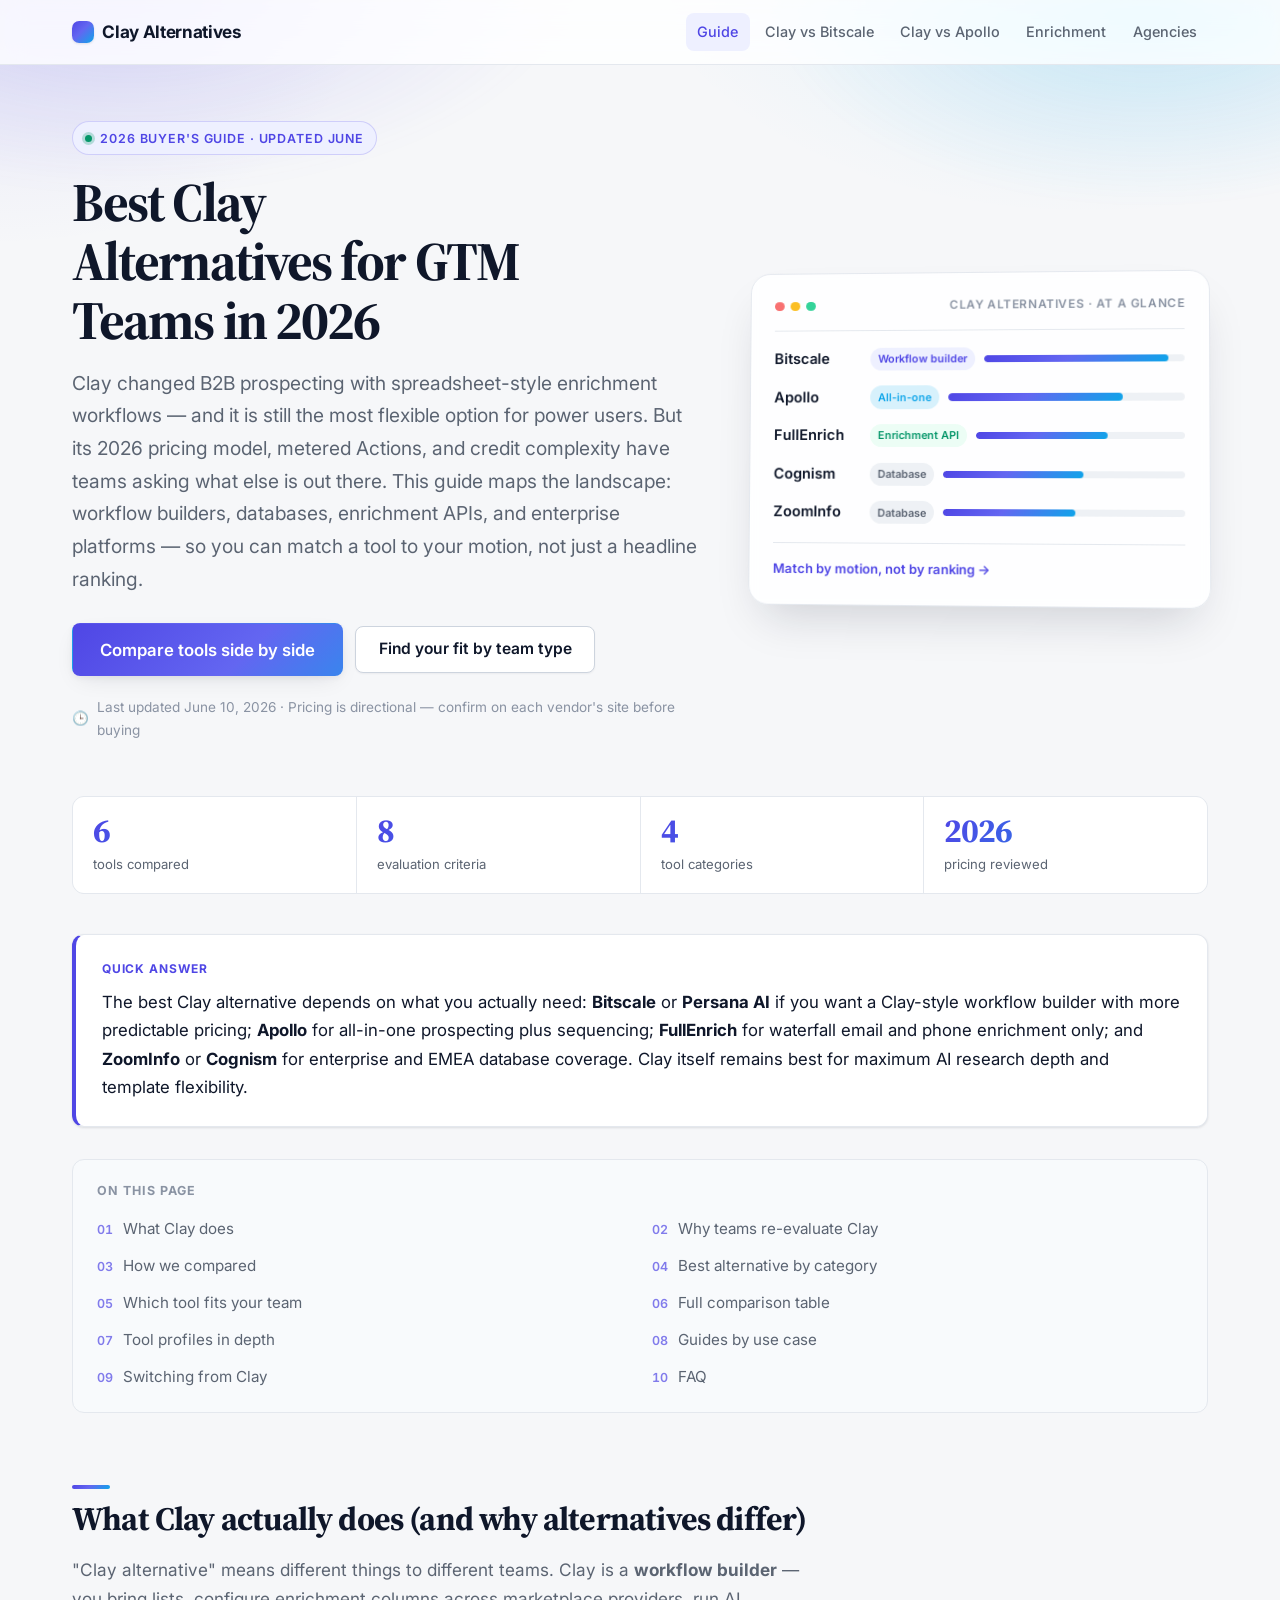
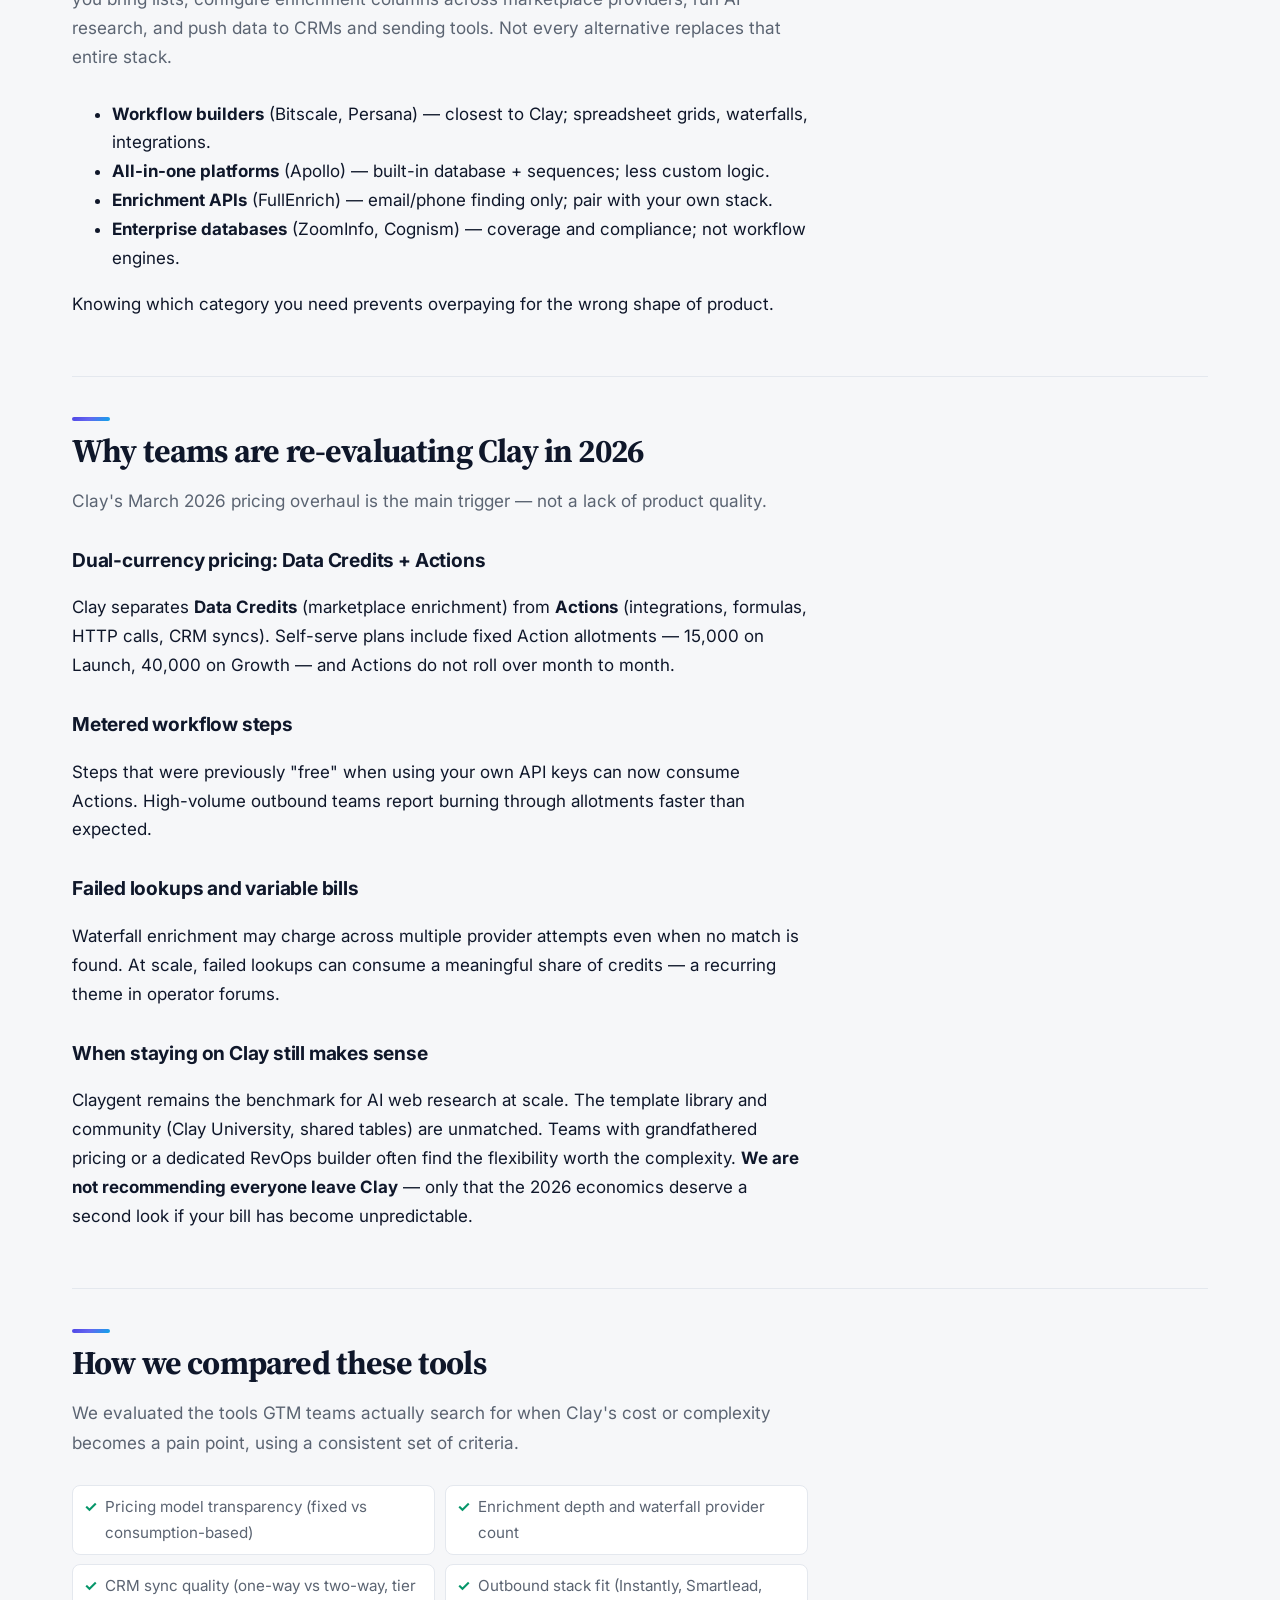
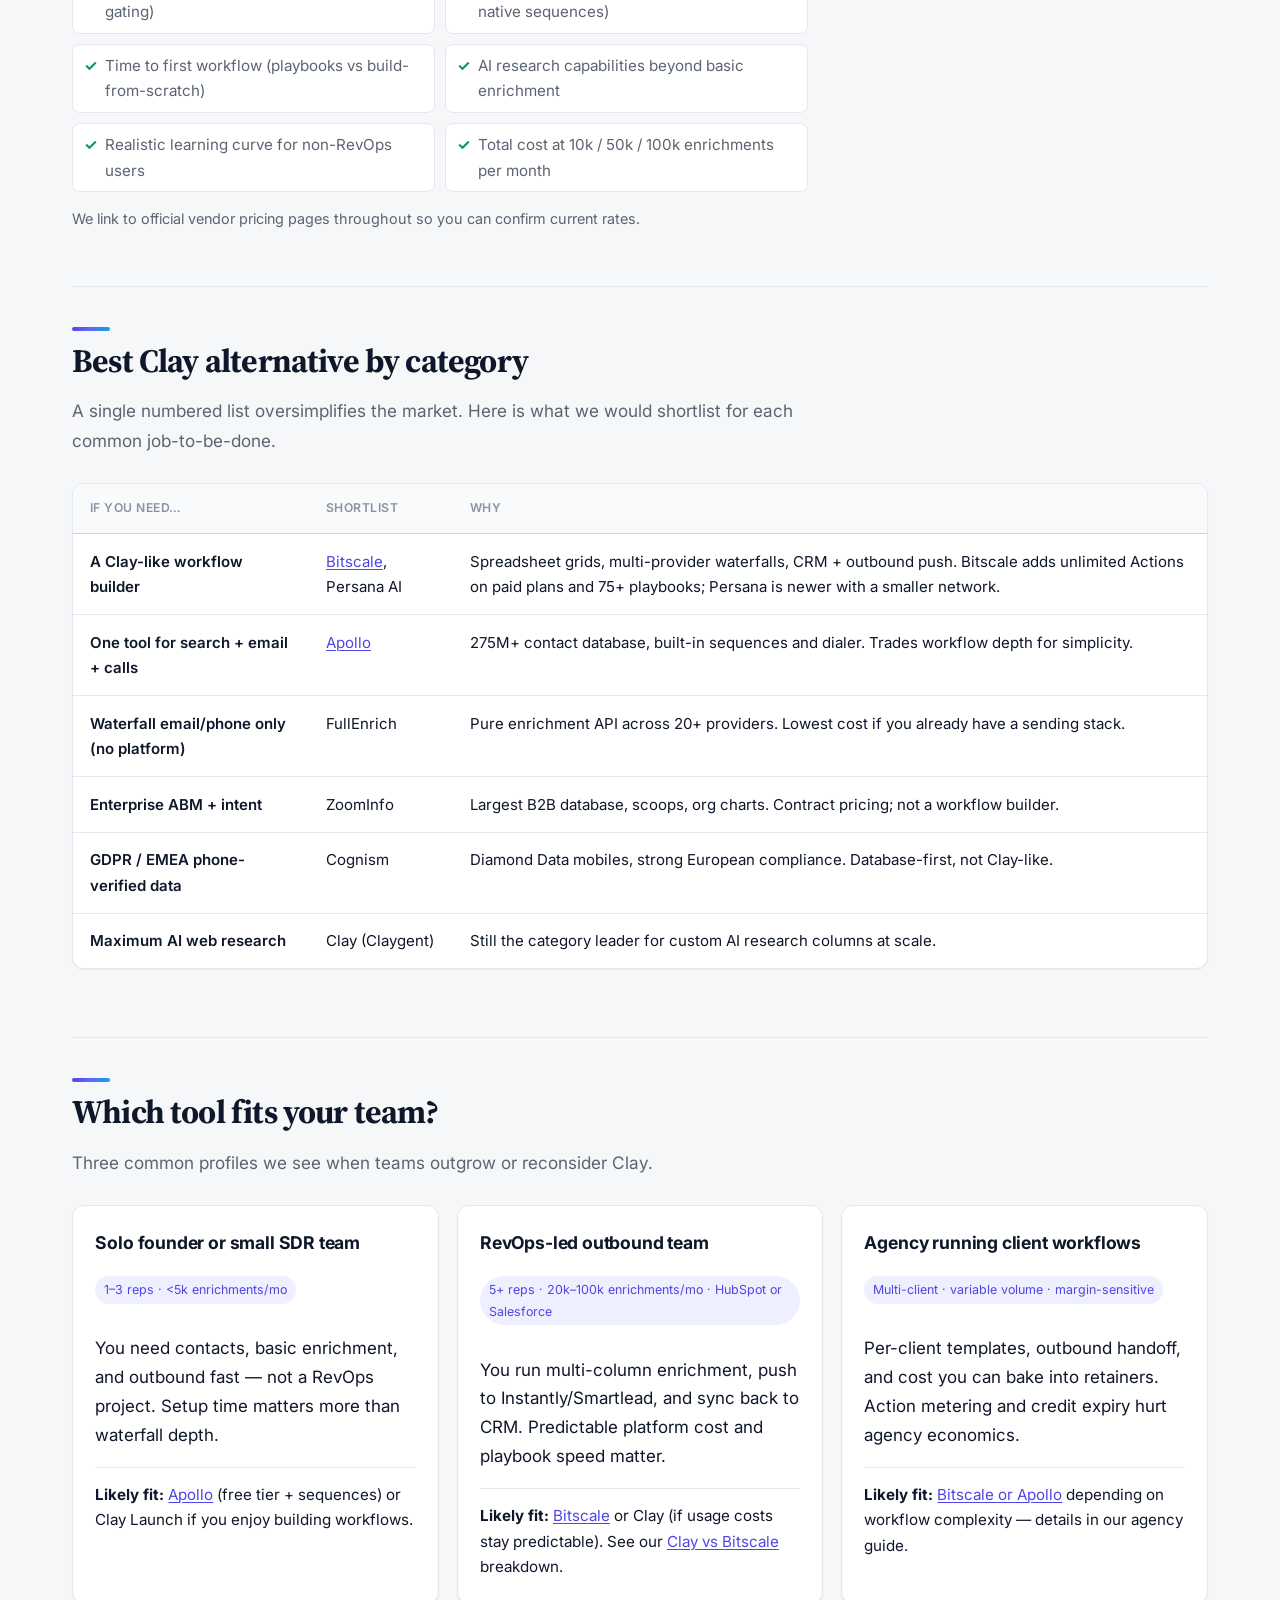
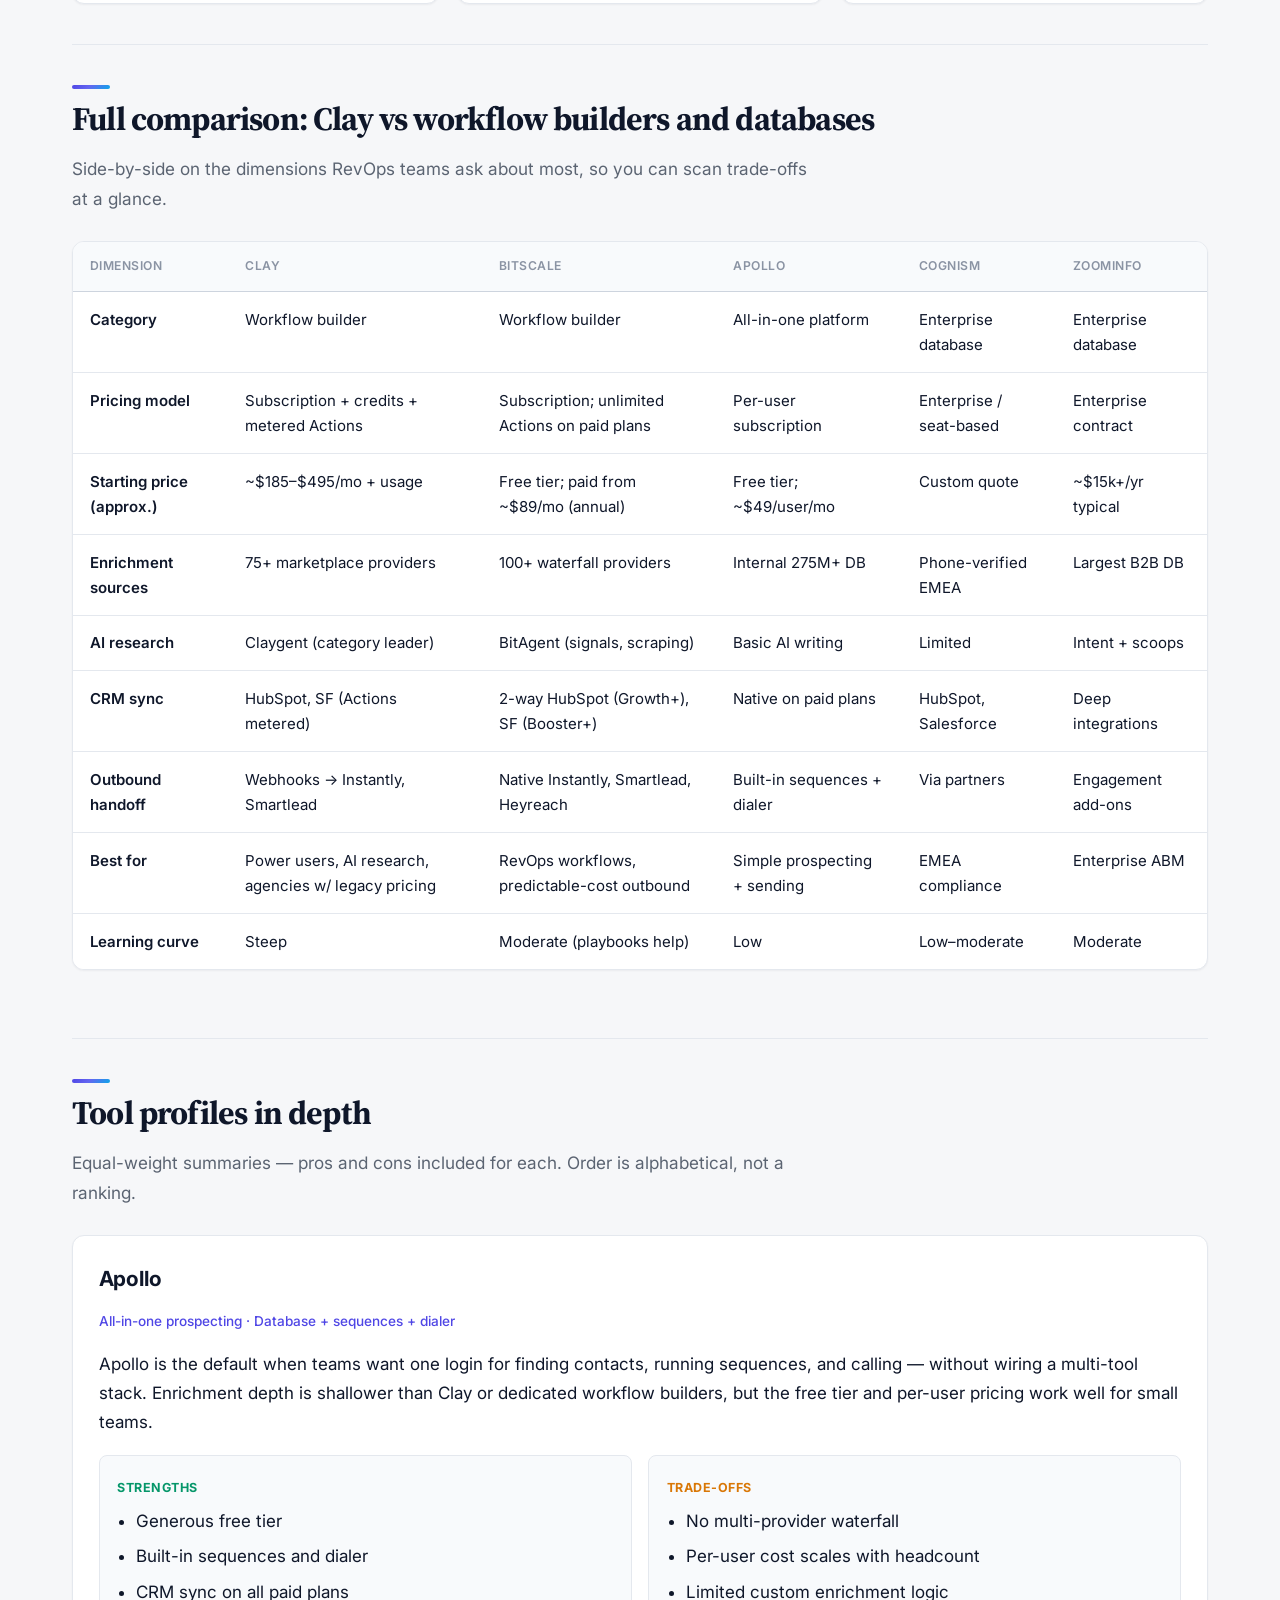
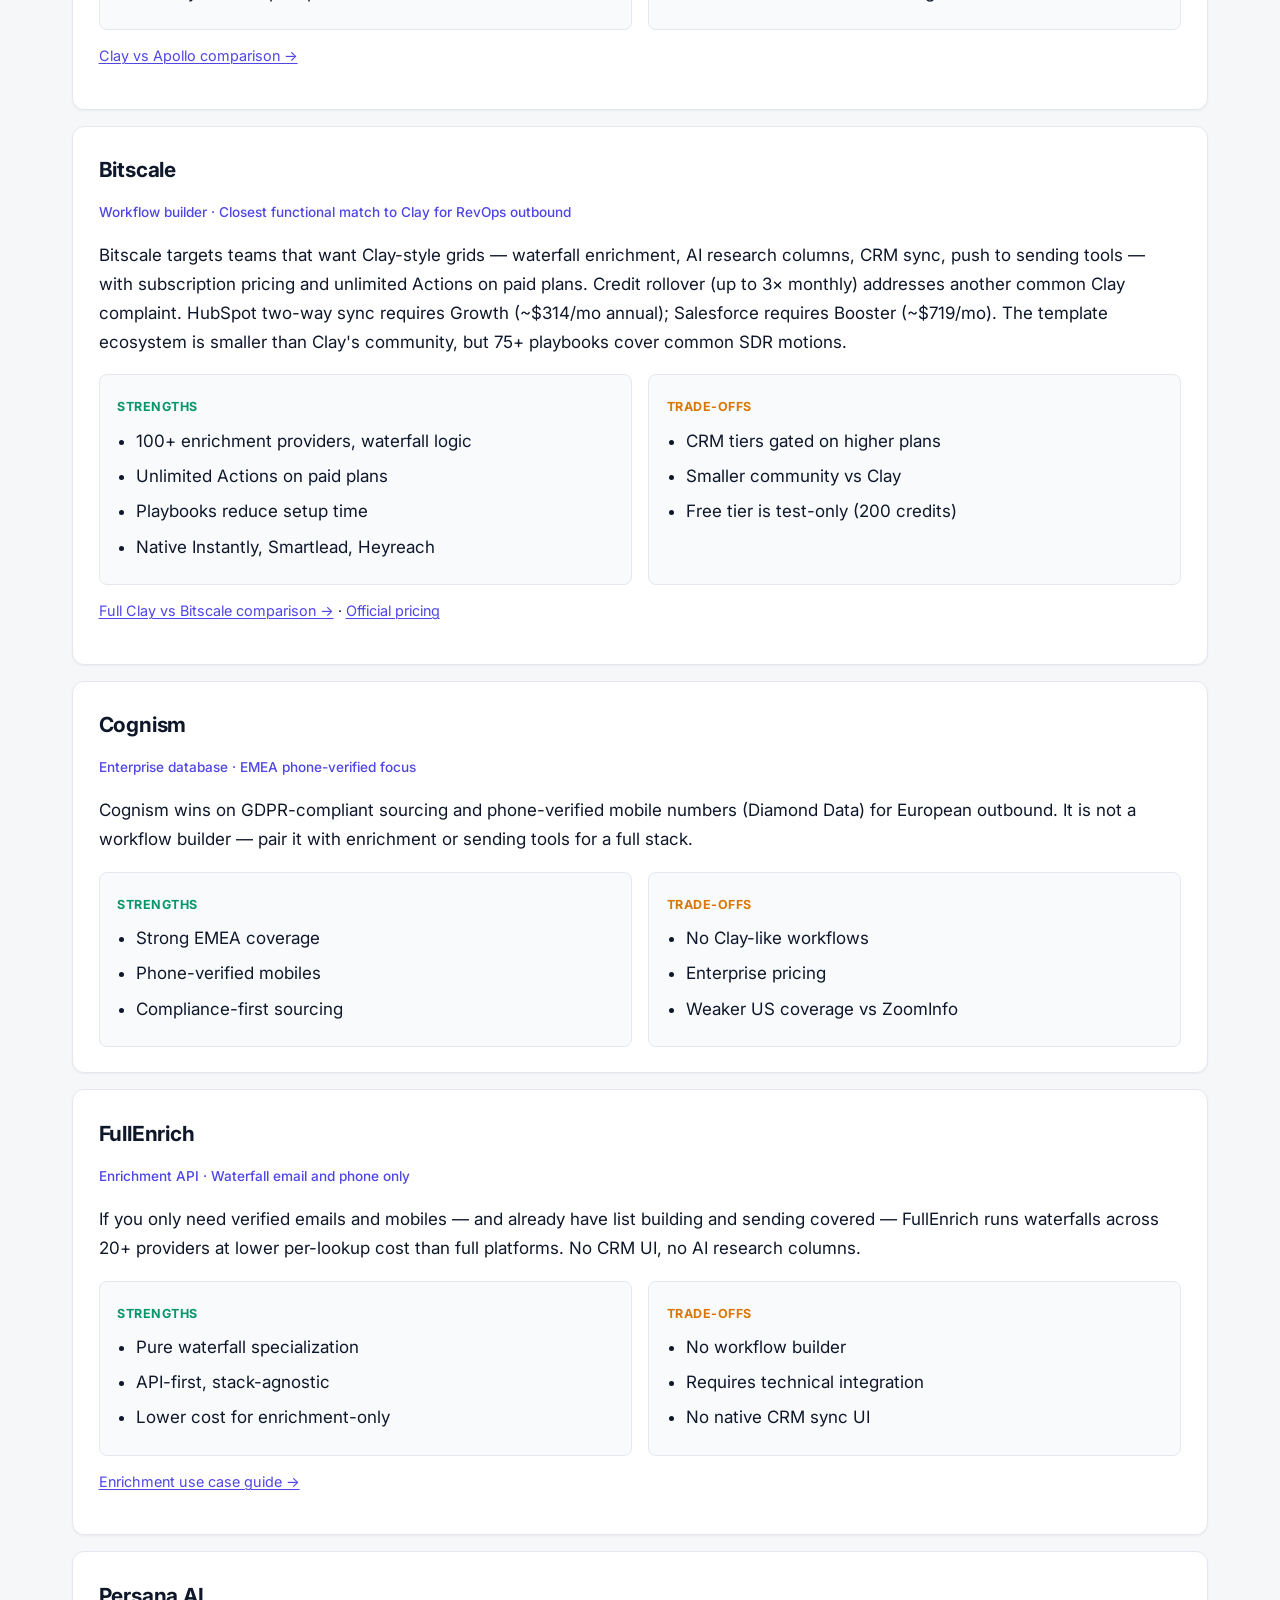
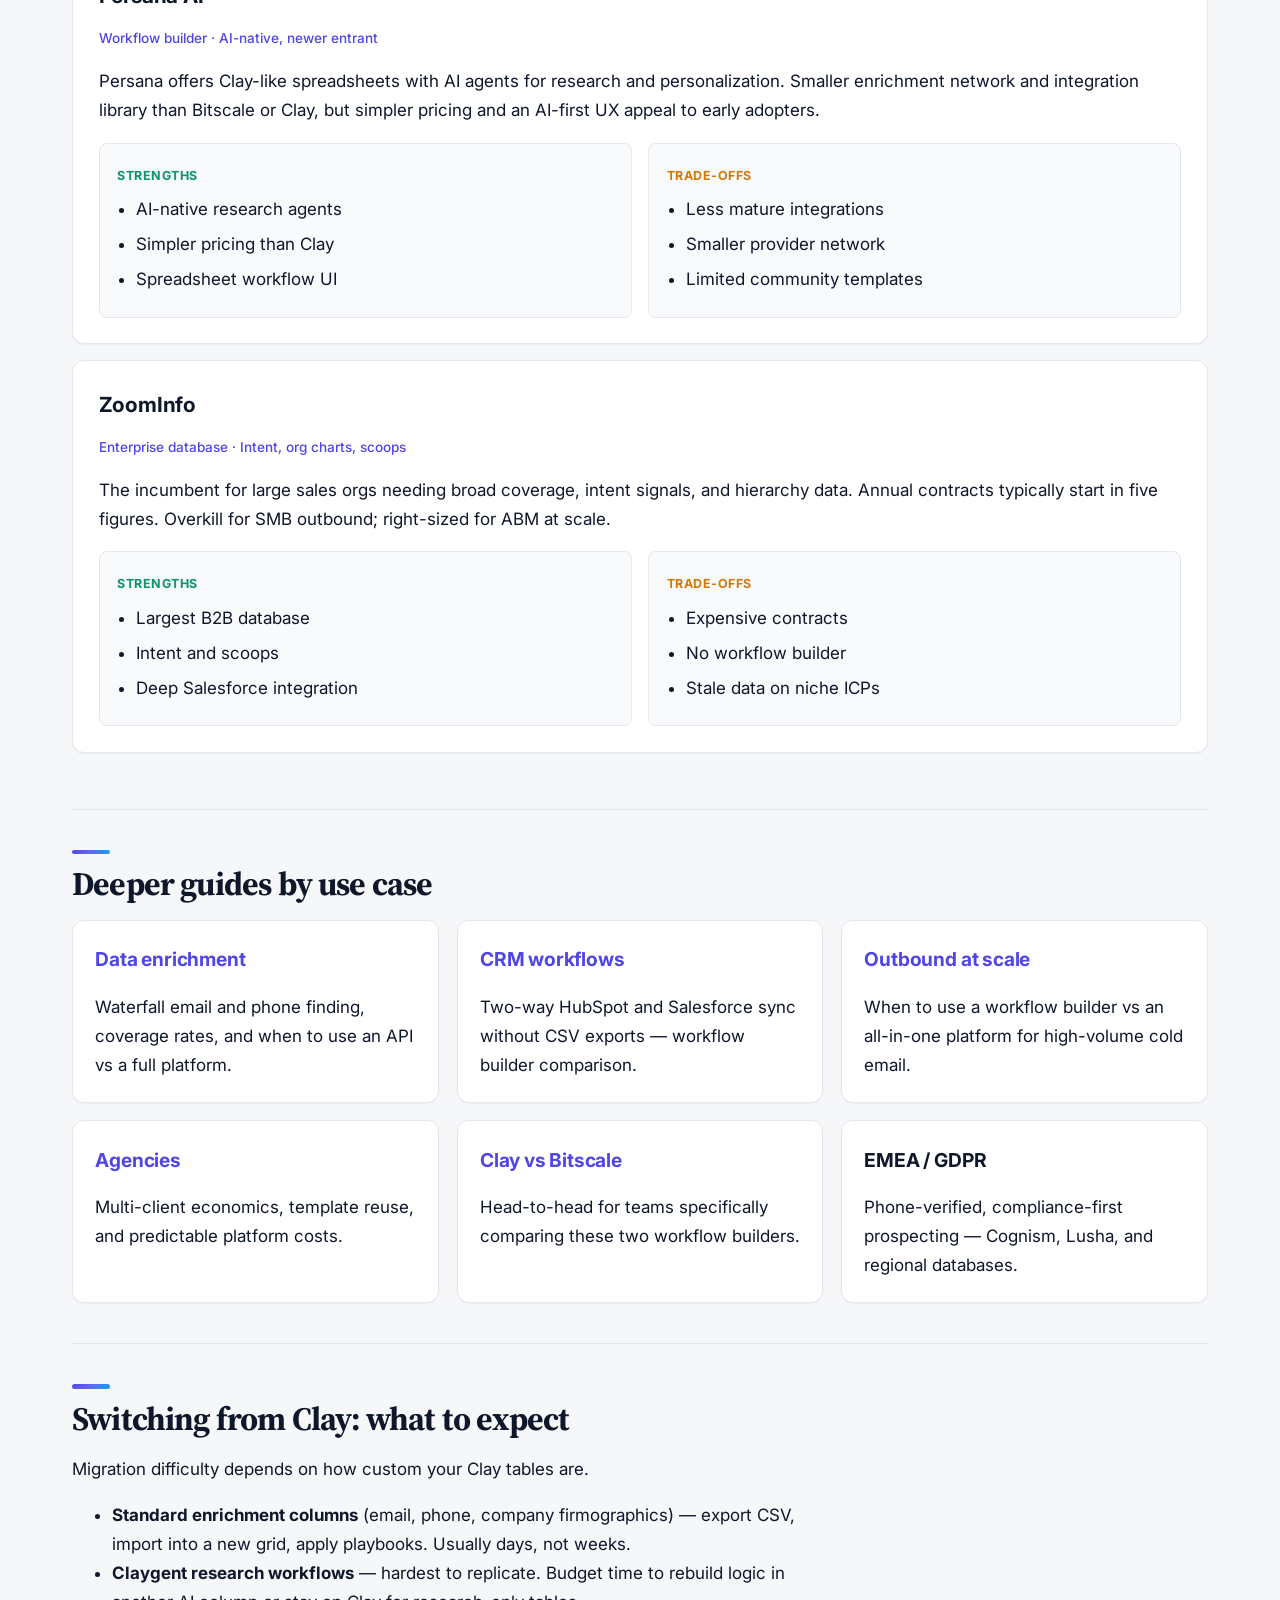
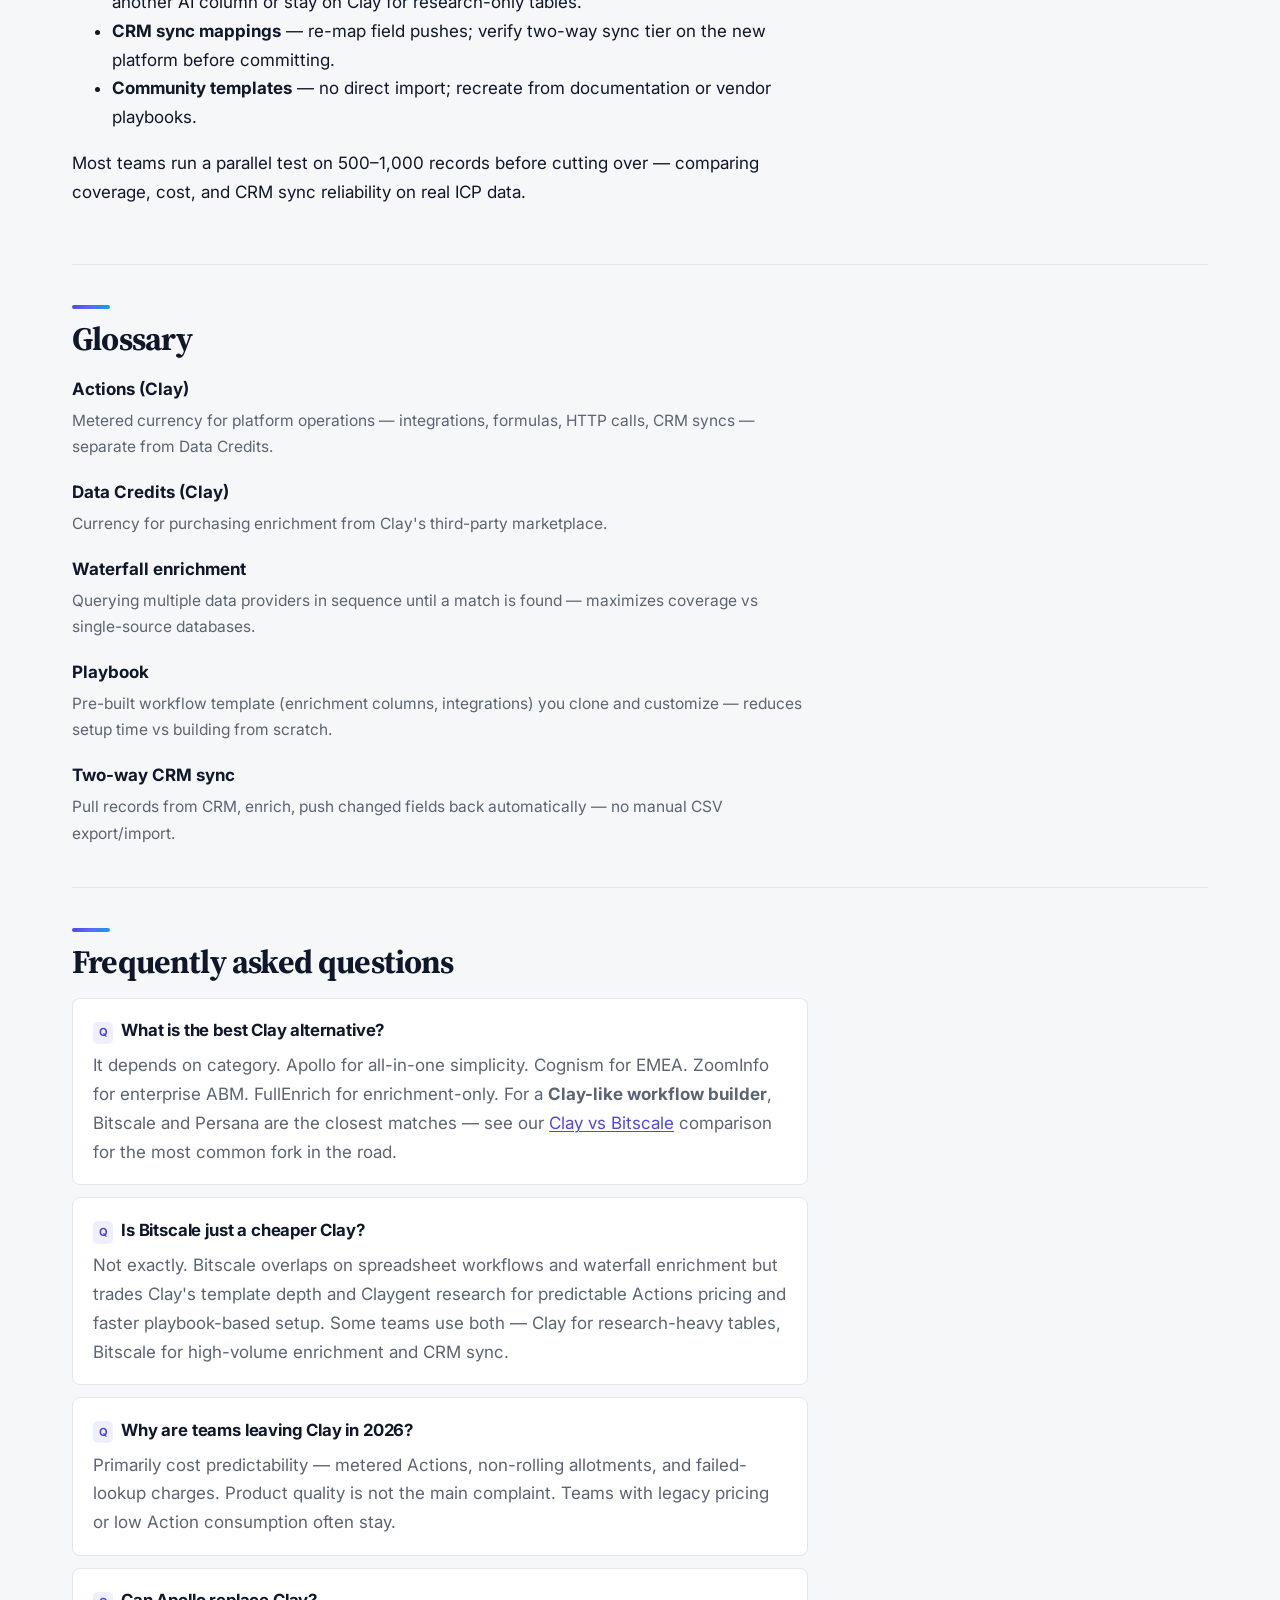
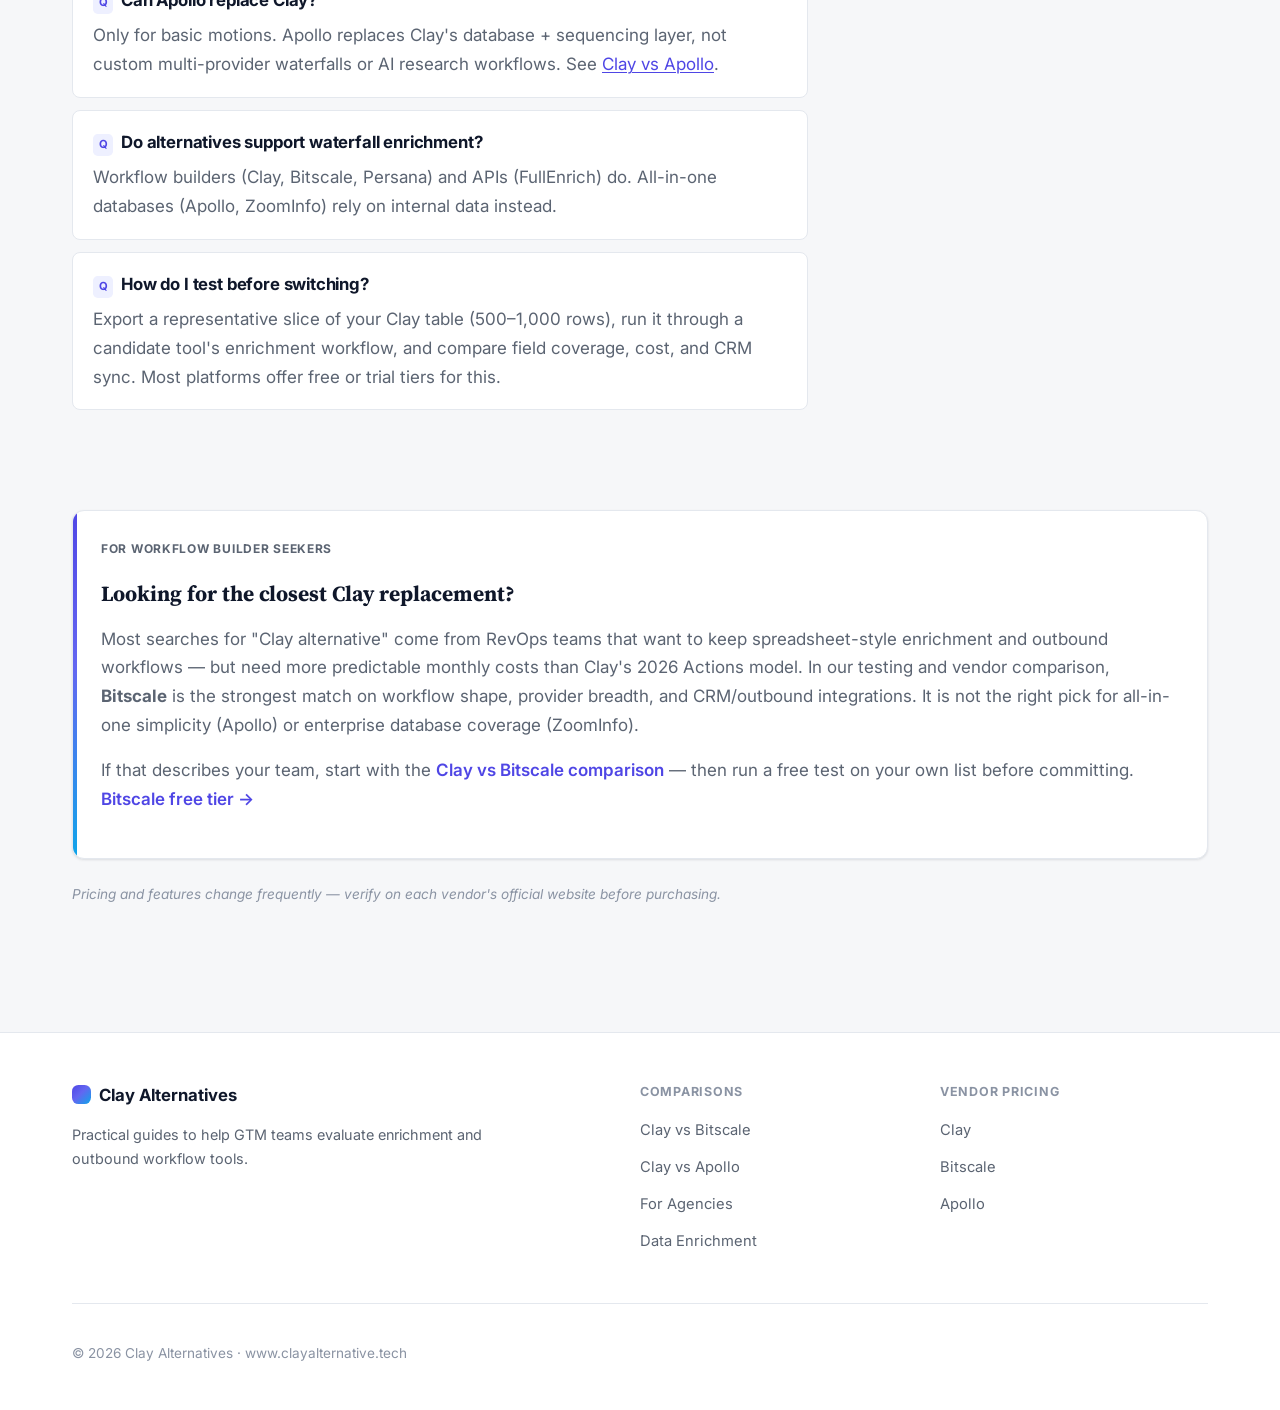
<file: index.html>
<!DOCTYPE html>
<html lang="en">
<head>
  <meta charset="UTF-8">
  <meta name="viewport" content="width=device-width, initial-scale=1.0">
  <title>Best Clay Alternatives for GTM Teams (2026) — Compared</title>
  <meta name="description" content="Compare the best Clay alternatives for GTM teams in 2026 — workflow builders, databases, and enrichment tools rated by pricing, coverage, CRM sync, and use case.">
  <link rel="canonical" href="https://www.clayalternative.tech/">
  <meta name="robots" content="index, follow">

  <meta property="og:type" content="article">
  <meta property="og:url" content="https://www.clayalternative.tech/">
  <meta property="og:title" content="Best Clay Alternatives for GTM Teams (2026)">
  <meta property="og:description" content="A practical guide to Clay alternatives for data enrichment, CRM workflows, outbound, and agencies.">
  <meta property="og:image" content="https://www.clayalternative.tech/assets/og-image.svg">
  <meta property="og:site_name" content="Clay Alternatives">

  <meta name="twitter:card" content="summary_large_image">
  <meta name="twitter:title" content="Best Clay Alternatives for GTM Teams (2026)">
  <meta name="twitter:description" content="A practical guide to Clay alternatives for data enrichment, CRM workflows, outbound, and agencies.">
  <meta name="twitter:image" content="https://www.clayalternative.tech/assets/og-image.svg">

  <link rel="preconnect" href="https://fonts.googleapis.com">
  <link rel="preconnect" href="https://fonts.gstatic.com" crossorigin>
  <link href="https://fonts.googleapis.com/css2?family=Inter:wght@400;500;600;700&family=Source+Serif+4:opsz,wght@8..60,600;8..60,700&display=swap" rel="stylesheet">
  <link rel="stylesheet" href="assets/styles.css">

  <script type="application/ld+json">
  {
    "@context": "https://schema.org",
    "@type": "Article",
    "headline": "Best Clay Alternatives for GTM Teams (2026)",
    "description": "A comparison of Clay alternatives for GTM teams including workflow builders, databases, and enrichment tools.",
    "author": { "@type": "Organization", "name": "Clay Alternatives" },
    "publisher": { "@type": "Organization", "name": "Clay Alternatives" },
    "datePublished": "2026-06-09",
    "dateModified": "2026-06-10",
    "mainEntityOfPage": "https://www.clayalternative.tech/"
  }
  </script>
  <script type="application/ld+json">
  {
    "@context": "https://schema.org",
    "@type": "BreadcrumbList",
    "itemListElement": [{
      "@type": "ListItem",
      "position": 1,
      "name": "Clay Alternatives",
      "item": "https://www.clayalternative.tech/"
    }]
  }
  </script>
  <script type="application/ld+json">
  {
    "@context": "https://schema.org",
    "@type": "FAQPage",
    "mainEntity": [
      {
        "@type": "Question",
        "name": "What is the best Clay alternative for GTM teams?",
        "acceptedAnswer": {
          "@type": "Answer",
          "text": "There is no single best alternative — it depends on your motion. Apollo suits all-in-one prospecting. Cognism fits EMEA compliance. ZoomInfo fits enterprise ABM. For teams specifically looking for a Clay-like workflow builder with spreadsheet enrichment and CRM sync, Bitscale is the closest functional match. FullEnrich works if you only need waterfall email and phone data."
        }
      },
      {
        "@type": "Question",
        "name": "Why are teams switching away from Clay in 2026?",
        "acceptedAnswer": {
          "@type": "Answer",
          "text": "Clay's 2026 pricing overhaul introduced Data Credits plus metered Actions for platform steps. Actions do not roll over, failed lookups can still consume credits, and HTTP API access is gated on higher tiers. Teams with high-volume workflows report less predictable total cost of ownership — though Clay remains strong for AI research and template depth."
        }
      },
      {
        "@type": "Question",
        "name": "Should I stay on Clay or switch?",
        "acceptedAnswer": {
          "@type": "Answer",
          "text": "Stay on Clay if Claygent research, community templates, and maximum workflow customization are core to your motion and you can absorb variable usage costs. Evaluate alternatives if predictable monthly spend, faster playbook-based setup, or a different tool category (all-in-one database, enterprise intent) matters more."
        }
      }
    ]
  }
  </script>
</head>
<body>
  <a class="skip-link" href="#main">Skip to content</a>

  <header class="site-header">
    <div class="header-inner">
      <a class="site-logo" href="/">Clay Alternatives</a>
      <nav class="site-nav" aria-label="Main navigation">
        <a href="/" aria-current="page">Guide</a>
        <a href="clay-vs-bitscale.html">Clay vs Bitscale</a>
        <a href="clay-vs-apollo.html">Clay vs Apollo</a>
        <a href="clay-alternatives-for-data-enrichment.html">Enrichment</a>
        <a href="clay-alternatives-for-agencies.html">Agencies</a>
      </nav>
    </div>
  </header>

  <main id="main">
    <div class="container">
      <article>
        <header class="hero">
          <div class="hero-grid">
            <div class="hero-content">
              <span class="hero-eyebrow">2026 Buyer's Guide · Updated June</span>
              <h1>Best Clay Alternatives for GTM Teams in 2026</h1>
              <p class="hero-lead">Clay changed B2B prospecting with spreadsheet-style enrichment workflows — and it is still the most flexible option for power users. But its 2026 pricing model, metered Actions, and credit complexity have teams asking what else is out there. This guide maps the landscape: workflow builders, databases, enrichment APIs, and enterprise platforms — so you can match a tool to your motion, not just a headline ranking.</p>
              <div class="cta-group">
                <a class="btn btn-primary btn-lg" href="#comparison">Compare tools side by side</a>
                <a class="btn btn-secondary" href="#by-team">Find your fit by team type</a>
              </div>
              <p class="hero-meta">Last updated June 10, 2026 · Pricing is directional — confirm on each vendor's site before buying</p>
            </div>

            <aside class="hero-visual" aria-hidden="true">
              <div class="hero-card">
                <div class="hero-card-head">
                  <span class="hero-card-dot"></span>
                  <span class="hero-card-dot"></span>
                  <span class="hero-card-dot"></span>
                  <span class="hero-card-title">Clay alternatives · at a glance</span>
                </div>
                <ul class="hero-card-list">
                  <li><span class="tool-name">Bitscale</span><span class="tool-tag tag-builder">Workflow builder</span><span class="bar"><i style="width:92%"></i></span></li>
                  <li><span class="tool-name">Apollo</span><span class="tool-tag tag-platform">All-in-one</span><span class="bar"><i style="width:74%"></i></span></li>
                  <li><span class="tool-name">FullEnrich</span><span class="tool-tag tag-api">Enrichment API</span><span class="bar"><i style="width:63%"></i></span></li>
                  <li><span class="tool-name">Cognism</span><span class="tool-tag tag-db">Database</span><span class="bar"><i style="width:58%"></i></span></li>
                  <li><span class="tool-name">ZoomInfo</span><span class="tool-tag tag-db">Database</span><span class="bar"><i style="width:55%"></i></span></li>
                </ul>
                <p class="hero-card-note">Match by motion, not by ranking →</p>
              </div>
            </aside>
          </div>

          <dl class="hero-stats">
            <div><dt>6</dt><dd>tools compared</dd></div>
            <div><dt>8</dt><dd>evaluation criteria</dd></div>
            <div><dt>4</dt><dd>tool categories</dd></div>
            <div><dt>2026</dt><dd>pricing reviewed</dd></div>
          </dl>
        </header>

        <div class="answer-box">
          <p class="answer-label">Quick answer</p>
          <p>The best Clay alternative depends on what you actually need: <strong>Bitscale</strong> or <strong>Persana AI</strong> if you want a Clay-style workflow builder with more predictable pricing; <strong>Apollo</strong> for all-in-one prospecting plus sequencing; <strong>FullEnrich</strong> for waterfall email and phone enrichment only; and <strong>ZoomInfo</strong> or <strong>Cognism</strong> for enterprise and EMEA database coverage. Clay itself remains best for maximum AI research depth and template flexibility.</p>
        </div>

        <nav class="toc" aria-label="On this page">
          <h2>On this page</h2>
          <ol>
            <li><a href="#what-is-clay">What Clay does</a></li>
            <li><a href="#why-switch">Why teams re-evaluate Clay</a></li>
            <li><a href="#methodology">How we compared</a></li>
            <li><a href="#by-category">Best alternative by category</a></li>
            <li><a href="#by-team">Which tool fits your team</a></li>
            <li><a href="#comparison">Full comparison table</a></li>
            <li><a href="#profiles">Tool profiles in depth</a></li>
            <li><a href="#use-cases">Guides by use case</a></li>
            <li><a href="#migration">Switching from Clay</a></li>
            <li><a href="#faq">FAQ</a></li>
          </ol>
        </nav>

        <section class="section" id="what-is-clay">
          <h2>What Clay actually does (and why alternatives differ)</h2>
          <p class="section-intro">"Clay alternative" means different things to different teams. Clay is a <strong>workflow builder</strong> — you bring lists, configure enrichment columns across marketplace providers, run AI research, and push data to CRMs and sending tools. Not every alternative replaces that entire stack.</p>
          <ul>
            <li><strong>Workflow builders</strong> (Bitscale, Persana) — closest to Clay; spreadsheet grids, waterfalls, integrations.</li>
            <li><strong>All-in-one platforms</strong> (Apollo) — built-in database + sequences; less custom logic.</li>
            <li><strong>Enrichment APIs</strong> (FullEnrich) — email/phone finding only; pair with your own stack.</li>
            <li><strong>Enterprise databases</strong> (ZoomInfo, Cognism) — coverage and compliance; not workflow engines.</li>
          </ul>
          <p>Knowing which category you need prevents overpaying for the wrong shape of product.</p>
        </section>

        <section class="section" id="why-switch">
          <h2>Why teams are re-evaluating Clay in 2026</h2>
          <p class="section-intro">Clay's March 2026 pricing overhaul is the main trigger — not a lack of product quality.</p>

          <h3>Dual-currency pricing: Data Credits + Actions</h3>
          <p>Clay separates <strong>Data Credits</strong> (marketplace enrichment) from <strong>Actions</strong> (integrations, formulas, HTTP calls, CRM syncs). Self-serve plans include fixed Action allotments — 15,000 on Launch, 40,000 on Growth — and Actions do not roll over month to month.</p>

          <h3>Metered workflow steps</h3>
          <p>Steps that were previously "free" when using your own API keys can now consume Actions. High-volume outbound teams report burning through allotments faster than expected.</p>

          <h3>Failed lookups and variable bills</h3>
          <p>Waterfall enrichment may charge across multiple provider attempts even when no match is found. At scale, failed lookups can consume a meaningful share of credits — a recurring theme in operator forums.</p>

          <h3>When staying on Clay still makes sense</h3>
          <p>Claygent remains the benchmark for AI web research at scale. The template library and community (Clay University, shared tables) are unmatched. Teams with grandfathered pricing or a dedicated RevOps builder often find the flexibility worth the complexity. <strong>We are not recommending everyone leave Clay</strong> — only that the 2026 economics deserve a second look if your bill has become unpredictable.</p>
        </section>

        <section class="section" id="methodology">
          <h2>How we compared these tools</h2>
          <p class="section-intro">We evaluated the tools GTM teams actually search for when Clay's cost or complexity becomes a pain point, using a consistent set of criteria.</p>
          <ul class="checklist">
            <li>Pricing model transparency (fixed vs consumption-based)</li>
            <li>Enrichment depth and waterfall provider count</li>
            <li>CRM sync quality (one-way vs two-way, tier gating)</li>
            <li>Outbound stack fit (Instantly, Smartlead, native sequences)</li>
            <li>Time to first workflow (playbooks vs build-from-scratch)</li>
            <li>AI research capabilities beyond basic enrichment</li>
            <li>Realistic learning curve for non-RevOps users</li>
            <li>Total cost at 10k / 50k / 100k enrichments per month</li>
          </ul>
          <p class="text-sm text-muted">We link to official vendor pricing pages throughout so you can confirm current rates.</p>
        </section>

        <section class="section" id="by-category">
          <h2>Best Clay alternative by category</h2>
          <p class="section-intro">A single numbered list oversimplifies the market. Here is what we would shortlist for each common job-to-be-done.</p>

          <div class="table-wrap">
            <table class="pick-table">
              <thead>
                <tr>
                  <th scope="col">If you need…</th>
                  <th scope="col">Shortlist</th>
                  <th scope="col">Why</th>
                </tr>
              </thead>
              <tbody>
                <tr>
                  <td>A Clay-like workflow builder</td>
                  <td><a href="clay-vs-bitscale.html">Bitscale</a>, Persana AI</td>
                  <td>Spreadsheet grids, multi-provider waterfalls, CRM + outbound push. Bitscale adds unlimited Actions on paid plans and 75+ playbooks; Persana is newer with a smaller network.</td>
                </tr>
                <tr>
                  <td>One tool for search + email + calls</td>
                  <td><a href="clay-vs-apollo.html">Apollo</a></td>
                  <td>275M+ contact database, built-in sequences and dialer. Trades workflow depth for simplicity.</td>
                </tr>
                <tr>
                  <td>Waterfall email/phone only (no platform)</td>
                  <td>FullEnrich</td>
                  <td>Pure enrichment API across 20+ providers. Lowest cost if you already have a sending stack.</td>
                </tr>
                <tr>
                  <td>Enterprise ABM + intent</td>
                  <td>ZoomInfo</td>
                  <td>Largest B2B database, scoops, org charts. Contract pricing; not a workflow builder.</td>
                </tr>
                <tr>
                  <td>GDPR / EMEA phone-verified data</td>
                  <td>Cognism</td>
                  <td>Diamond Data mobiles, strong European compliance. Database-first, not Clay-like.</td>
                </tr>
                <tr>
                  <td>Maximum AI web research</td>
                  <td>Clay (Claygent)</td>
                  <td>Still the category leader for custom AI research columns at scale.</td>
                </tr>
              </tbody>
            </table>
          </div>
        </section>

        <section class="section" id="by-team">
          <h2>Which tool fits your team?</h2>
          <p class="section-intro">Three common profiles we see when teams outgrow or reconsider Clay.</p>

          <div class="scenario-grid">
            <div class="scenario-card">
              <h3>Solo founder or small SDR team</h3>
              <p class="scenario-meta">1–3 reps · &lt;5k enrichments/mo</p>
              <p>You need contacts, basic enrichment, and outbound fast — not a RevOps project. Setup time matters more than waterfall depth.</p>
              <p class="pick"><strong>Likely fit:</strong> <a href="clay-vs-apollo.html">Apollo</a> (free tier + sequences) or Clay Launch if you enjoy building workflows.</p>
            </div>
            <div class="scenario-card">
              <h3>RevOps-led outbound team</h3>
              <p class="scenario-meta">5+ reps · 20k–100k enrichments/mo · HubSpot or Salesforce</p>
              <p>You run multi-column enrichment, push to Instantly/Smartlead, and sync back to CRM. Predictable platform cost and playbook speed matter.</p>
              <p class="pick"><strong>Likely fit:</strong> <a href="clay-vs-bitscale.html">Bitscale</a> or Clay (if usage costs stay predictable). See our <a href="clay-vs-bitscale.html">Clay vs Bitscale</a> breakdown.</p>
            </div>
            <div class="scenario-card">
              <h3>Agency running client workflows</h3>
              <p class="scenario-meta">Multi-client · variable volume · margin-sensitive</p>
              <p>Per-client templates, outbound handoff, and cost you can bake into retainers. Action metering and credit expiry hurt agency economics.</p>
              <p class="pick"><strong>Likely fit:</strong> <a href="clay-alternatives-for-agencies.html">Bitscale or Apollo</a> depending on workflow complexity — details in our agency guide.</p>
            </div>
          </div>
        </section>

        <section class="section" id="comparison">
          <h2>Full comparison: Clay vs workflow builders and databases</h2>
          <p class="section-intro">Side-by-side on the dimensions RevOps teams ask about most, so you can scan trade-offs at a glance.</p>

          <div class="table-wrap">
            <table class="comparison-table">
              <thead>
                <tr>
                  <th scope="col">Dimension</th>
                  <th scope="col">Clay</th>
                  <th scope="col">Bitscale</th>
                  <th scope="col">Apollo</th>
                  <th scope="col">Cognism</th>
                  <th scope="col">ZoomInfo</th>
                </tr>
              </thead>
              <tbody>
                <tr>
                  <td>Category</td>
                  <td>Workflow builder</td>
                  <td>Workflow builder</td>
                  <td>All-in-one platform</td>
                  <td>Enterprise database</td>
                  <td>Enterprise database</td>
                </tr>
                <tr>
                  <td>Pricing model</td>
                  <td>Subscription + credits + metered Actions</td>
                  <td>Subscription; unlimited Actions on paid plans</td>
                  <td>Per-user subscription</td>
                  <td>Enterprise / seat-based</td>
                  <td>Enterprise contract</td>
                </tr>
                <tr>
                  <td>Starting price (approx.)</td>
                  <td>~$185–$495/mo + usage</td>
                  <td>Free tier; paid from ~$89/mo (annual)</td>
                  <td>Free tier; ~$49/user/mo</td>
                  <td>Custom quote</td>
                  <td>~$15k+/yr typical</td>
                </tr>
                <tr>
                  <td>Enrichment sources</td>
                  <td>75+ marketplace providers</td>
                  <td>100+ waterfall providers</td>
                  <td>Internal 275M+ DB</td>
                  <td>Phone-verified EMEA</td>
                  <td>Largest B2B DB</td>
                </tr>
                <tr>
                  <td>AI research</td>
                  <td>Claygent (category leader)</td>
                  <td>BitAgent (signals, scraping)</td>
                  <td>Basic AI writing</td>
                  <td>Limited</td>
                  <td>Intent + scoops</td>
                </tr>
                <tr>
                  <td>CRM sync</td>
                  <td>HubSpot, SF (Actions metered)</td>
                  <td>2-way HubSpot (Growth+), SF (Booster+)</td>
                  <td>Native on paid plans</td>
                  <td>HubSpot, Salesforce</td>
                  <td>Deep integrations</td>
                </tr>
                <tr>
                  <td>Outbound handoff</td>
                  <td>Webhooks → Instantly, Smartlead</td>
                  <td>Native Instantly, Smartlead, Heyreach</td>
                  <td>Built-in sequences + dialer</td>
                  <td>Via partners</td>
                  <td>Engagement add-ons</td>
                </tr>
                <tr>
                  <td>Best for</td>
                  <td>Power users, AI research, agencies w/ legacy pricing</td>
                  <td>RevOps workflows, predictable-cost outbound</td>
                  <td>Simple prospecting + sending</td>
                  <td>EMEA compliance</td>
                  <td>Enterprise ABM</td>
                </tr>
                <tr>
                  <td>Learning curve</td>
                  <td>Steep</td>
                  <td>Moderate (playbooks help)</td>
                  <td>Low</td>
                  <td>Low–moderate</td>
                  <td>Moderate</td>
                </tr>
              </tbody>
            </table>
          </div>
        </section>

        <section class="section" id="profiles">
          <h2>Tool profiles in depth</h2>
          <p class="section-intro">Equal-weight summaries — pros and cons included for each. Order is alphabetical, not a ranking.</p>

          <div class="tool-profile">
            <h3>Apollo</h3>
            <p class="tool-tagline">All-in-one prospecting · Database + sequences + dialer</p>
            <p>Apollo is the default when teams want one login for finding contacts, running sequences, and calling — without wiring a multi-tool stack. Enrichment depth is shallower than Clay or dedicated workflow builders, but the free tier and per-user pricing work well for small teams.</p>
            <div class="pros-cons">
              <div><strong>Strengths</strong><ul><li>Generous free tier</li><li>Built-in sequences and dialer</li><li>CRM sync on all paid plans</li></ul></div>
              <div><strong>Trade-offs</strong><ul><li>No multi-provider waterfall</li><li>Per-user cost scales with headcount</li><li>Limited custom enrichment logic</li></ul></div>
            </div>
            <p class="text-sm"><a href="clay-vs-apollo.html">Clay vs Apollo comparison →</a></p>
          </div>

          <div class="tool-profile">
            <h3>Bitscale</h3>
            <p class="tool-tagline">Workflow builder · Closest functional match to Clay for RevOps outbound</p>
            <p>Bitscale targets teams that want Clay-style grids — waterfall enrichment, AI research columns, CRM sync, push to sending tools — with subscription pricing and unlimited Actions on paid plans. Credit rollover (up to 3× monthly) addresses another common Clay complaint. HubSpot two-way sync requires Growth (~$314/mo annual); Salesforce requires Booster (~$719/mo). The template ecosystem is smaller than Clay's community, but 75+ playbooks cover common SDR motions.</p>
            <div class="pros-cons">
              <div><strong>Strengths</strong><ul><li>100+ enrichment providers, waterfall logic</li><li>Unlimited Actions on paid plans</li><li>Playbooks reduce setup time</li><li>Native Instantly, Smartlead, Heyreach</li></ul></div>
              <div><strong>Trade-offs</strong><ul><li>CRM tiers gated on higher plans</li><li>Smaller community vs Clay</li><li>Free tier is test-only (200 credits)</li></ul></div>
            </div>
            <p class="text-sm"><a href="clay-vs-bitscale.html">Full Clay vs Bitscale comparison →</a> · <a href="https://bitscale.ai/pricing?utm_source=clayalternatives&amp;utm_medium=referral&amp;utm_campaign=clay-alt" rel="noopener sponsored">Official pricing</a></p>
          </div>

          <div class="tool-profile">
            <h3>Cognism</h3>
            <p class="tool-tagline">Enterprise database · EMEA phone-verified focus</p>
            <p>Cognism wins on GDPR-compliant sourcing and phone-verified mobile numbers (Diamond Data) for European outbound. It is not a workflow builder — pair it with enrichment or sending tools for a full stack.</p>
            <div class="pros-cons">
              <div><strong>Strengths</strong><ul><li>Strong EMEA coverage</li><li>Phone-verified mobiles</li><li>Compliance-first sourcing</li></ul></div>
              <div><strong>Trade-offs</strong><ul><li>No Clay-like workflows</li><li>Enterprise pricing</li><li>Weaker US coverage vs ZoomInfo</li></ul></div>
            </div>
          </div>

          <div class="tool-profile">
            <h3>FullEnrich</h3>
            <p class="tool-tagline">Enrichment API · Waterfall email and phone only</p>
            <p>If you only need verified emails and mobiles — and already have list building and sending covered — FullEnrich runs waterfalls across 20+ providers at lower per-lookup cost than full platforms. No CRM UI, no AI research columns.</p>
            <div class="pros-cons">
              <div><strong>Strengths</strong><ul><li>Pure waterfall specialization</li><li>API-first, stack-agnostic</li><li>Lower cost for enrichment-only</li></ul></div>
              <div><strong>Trade-offs</strong><ul><li>No workflow builder</li><li>Requires technical integration</li><li>No native CRM sync UI</li></ul></div>
            </div>
            <p class="text-sm"><a href="clay-alternatives-for-data-enrichment.html">Enrichment use case guide →</a></p>
          </div>

          <div class="tool-profile">
            <h3>Persana AI</h3>
            <p class="tool-tagline">Workflow builder · AI-native, newer entrant</p>
            <p>Persana offers Clay-like spreadsheets with AI agents for research and personalization. Smaller enrichment network and integration library than Bitscale or Clay, but simpler pricing and an AI-first UX appeal to early adopters.</p>
            <div class="pros-cons">
              <div><strong>Strengths</strong><ul><li>AI-native research agents</li><li>Simpler pricing than Clay</li><li>Spreadsheet workflow UI</li></ul></div>
              <div><strong>Trade-offs</strong><ul><li>Less mature integrations</li><li>Smaller provider network</li><li>Limited community templates</li></ul></div>
            </div>
          </div>

          <div class="tool-profile">
            <h3>ZoomInfo</h3>
            <p class="tool-tagline">Enterprise database · Intent, org charts, scoops</p>
            <p>The incumbent for large sales orgs needing broad coverage, intent signals, and hierarchy data. Annual contracts typically start in five figures. Overkill for SMB outbound; right-sized for ABM at scale.</p>
            <div class="pros-cons">
              <div><strong>Strengths</strong><ul><li>Largest B2B database</li><li>Intent and scoops</li><li>Deep Salesforce integration</li></ul></div>
              <div><strong>Trade-offs</strong><ul><li>Expensive contracts</li><li>No workflow builder</li><li>Stale data on niche ICPs</li></ul></div>
            </div>
          </div>
        </section>

        <section class="section" id="use-cases">
          <h2>Deeper guides by use case</h2>
          <div class="card-grid card-grid--3">
            <a class="card card-link" href="clay-alternatives-for-data-enrichment.html">
              <h3>Data enrichment</h3>
              <p>Waterfall email and phone finding, coverage rates, and when to use an API vs a full platform.</p>
            </a>
            <a class="card card-link" href="clay-vs-bitscale.html">
              <h3>CRM workflows</h3>
              <p>Two-way HubSpot and Salesforce sync without CSV exports — workflow builder comparison.</p>
            </a>
            <a class="card card-link" href="clay-vs-apollo.html">
              <h3>Outbound at scale</h3>
              <p>When to use a workflow builder vs an all-in-one platform for high-volume cold email.</p>
            </a>
            <a class="card card-link" href="clay-alternatives-for-agencies.html">
              <h3>Agencies</h3>
              <p>Multi-client economics, template reuse, and predictable platform costs.</p>
            </a>
            <a class="card card-link" href="clay-vs-bitscale.html">
              <h3>Clay vs Bitscale</h3>
              <p>Head-to-head for teams specifically comparing these two workflow builders.</p>
            </a>
            <div class="card">
              <h3>EMEA / GDPR</h3>
              <p>Phone-verified, compliance-first prospecting — Cognism, Lusha, and regional databases.</p>
            </div>
          </div>
        </section>

        <section class="section" id="migration">
          <h2>Switching from Clay: what to expect</h2>
          <p>Migration difficulty depends on how custom your Clay tables are.</p>
          <ul>
            <li><strong>Standard enrichment columns</strong> (email, phone, company firmographics) — export CSV, import into a new grid, apply playbooks. Usually days, not weeks.</li>
            <li><strong>Claygent research workflows</strong> — hardest to replicate. Budget time to rebuild logic in another AI column or stay on Clay for research-only tables.</li>
            <li><strong>CRM sync mappings</strong> — re-map field pushes; verify two-way sync tier on the new platform before committing.</li>
            <li><strong>Community templates</strong> — no direct import; recreate from documentation or vendor playbooks.</li>
          </ul>
          <p>Most teams run a parallel test on 500–1,000 records before cutting over — comparing coverage, cost, and CRM sync reliability on real ICP data.</p>
        </section>

        <section class="section" id="glossary">
          <h2>Glossary</h2>
          <dl class="glossary">
            <dt>Actions (Clay)</dt>
            <dd>Metered currency for platform operations — integrations, formulas, HTTP calls, CRM syncs — separate from Data Credits.</dd>
            <dt>Data Credits (Clay)</dt>
            <dd>Currency for purchasing enrichment from Clay's third-party marketplace.</dd>
            <dt>Waterfall enrichment</dt>
            <dd>Querying multiple data providers in sequence until a match is found — maximizes coverage vs single-source databases.</dd>
            <dt>Playbook</dt>
            <dd>Pre-built workflow template (enrichment columns, integrations) you clone and customize — reduces setup time vs building from scratch.</dd>
            <dt>Two-way CRM sync</dt>
            <dd>Pull records from CRM, enrich, push changed fields back automatically — no manual CSV export/import.</dd>
          </dl>
        </section>

        <section class="section" id="faq">
          <h2>Frequently asked questions</h2>
          <ul class="faq-list">
            <li class="faq-item">
              <h3>What is the best Clay alternative?</h3>
              <p>It depends on category. Apollo for all-in-one simplicity. Cognism for EMEA. ZoomInfo for enterprise ABM. FullEnrich for enrichment-only. For a <strong>Clay-like workflow builder</strong>, Bitscale and Persana are the closest matches — see our <a href="clay-vs-bitscale.html">Clay vs Bitscale</a> comparison for the most common fork in the road.</p>
            </li>
            <li class="faq-item">
              <h3>Is Bitscale just a cheaper Clay?</h3>
              <p>Not exactly. Bitscale overlaps on spreadsheet workflows and waterfall enrichment but trades Clay's template depth and Claygent research for predictable Actions pricing and faster playbook-based setup. Some teams use both — Clay for research-heavy tables, Bitscale for high-volume enrichment and CRM sync.</p>
            </li>
            <li class="faq-item">
              <h3>Why are teams leaving Clay in 2026?</h3>
              <p>Primarily cost predictability — metered Actions, non-rolling allotments, and failed-lookup charges. Product quality is not the main complaint. Teams with legacy pricing or low Action consumption often stay.</p>
            </li>
            <li class="faq-item">
              <h3>Can Apollo replace Clay?</h3>
              <p>Only for basic motions. Apollo replaces Clay's database + sequencing layer, not custom multi-provider waterfalls or AI research workflows. See <a href="clay-vs-apollo.html">Clay vs Apollo</a>.</p>
            </li>
            <li class="faq-item">
              <h3>Do alternatives support waterfall enrichment?</h3>
              <p>Workflow builders (Clay, Bitscale, Persana) and APIs (FullEnrich) do. All-in-one databases (Apollo, ZoomInfo) rely on internal data instead.</p>
            </li>
            <li class="faq-item">
              <h3>How do I test before switching?</h3>
              <p>Export a representative slice of your Clay table (500–1,000 rows), run it through a candidate tool's enrichment workflow, and compare field coverage, cost, and CRM sync. Most platforms offer free or trial tiers for this.</p>
            </li>
          </ul>
        </section>

        <aside class="editorial-pick" id="workflow-pick">
          <p class="editorial-pick-label">For workflow builder seekers</p>
          <h2>Looking for the closest Clay replacement?</h2>
          <p>Most searches for "Clay alternative" come from RevOps teams that want to keep spreadsheet-style enrichment and outbound workflows — but need more predictable monthly costs than Clay's 2026 Actions model. In our testing and vendor comparison, <strong>Bitscale</strong> is the strongest match on workflow shape, provider breadth, and CRM/outbound integrations. It is not the right pick for all-in-one simplicity (Apollo) or enterprise database coverage (ZoomInfo).</p>
          <p>If that describes your team, start with the <a class="text-link" href="clay-vs-bitscale.html">Clay vs Bitscale comparison</a> — then run a free test on your own list before committing. <a class="text-link" href="https://bitscale.ai/?utm_source=clayalternatives&amp;utm_medium=referral&amp;utm_campaign=clay-alt" rel="noopener sponsored">Bitscale free tier →</a></p>
        </aside>

        <p class="disclaimer">Pricing and features change frequently — verify on each vendor's official website before purchasing.</p>
      </article>
    </div>
  </main>

  <footer class="site-footer">
    <div class="footer-inner">
      <div class="footer-grid">
        <div class="footer-brand">
          <strong>Clay Alternatives</strong>
          <p>Practical guides to help GTM teams evaluate enrichment and outbound workflow tools.</p>
        </div>
        <nav class="footer-nav" aria-label="Comparisons">
          <h4>Comparisons</h4>
          <ul>
            <li><a href="clay-vs-bitscale.html">Clay vs Bitscale</a></li>
            <li><a href="clay-vs-apollo.html">Clay vs Apollo</a></li>
            <li><a href="clay-alternatives-for-agencies.html">For Agencies</a></li>
            <li><a href="clay-alternatives-for-data-enrichment.html">Data Enrichment</a></li>
          </ul>
        </nav>
        <nav class="footer-nav" aria-label="Vendor pricing">
          <h4>Vendor pricing</h4>
          <ul>
            <li><a href="https://www.clay.com/pricing" rel="noopener">Clay</a></li>
            <li><a href="https://bitscale.ai/pricing?utm_source=clayalternatives&amp;utm_medium=referral&amp;utm_campaign=clay-alt" rel="noopener sponsored">Bitscale</a></li>
            <li><a href="https://www.apollo.io/pricing" rel="noopener">Apollo</a></li>
          </ul>
        </nav>
      </div>
      <div class="footer-bottom">
        <p>&copy; 2026 Clay Alternatives · www.clayalternative.tech</p>
      </div>
    </div>
  </footer>
</body>
</html>
</file>
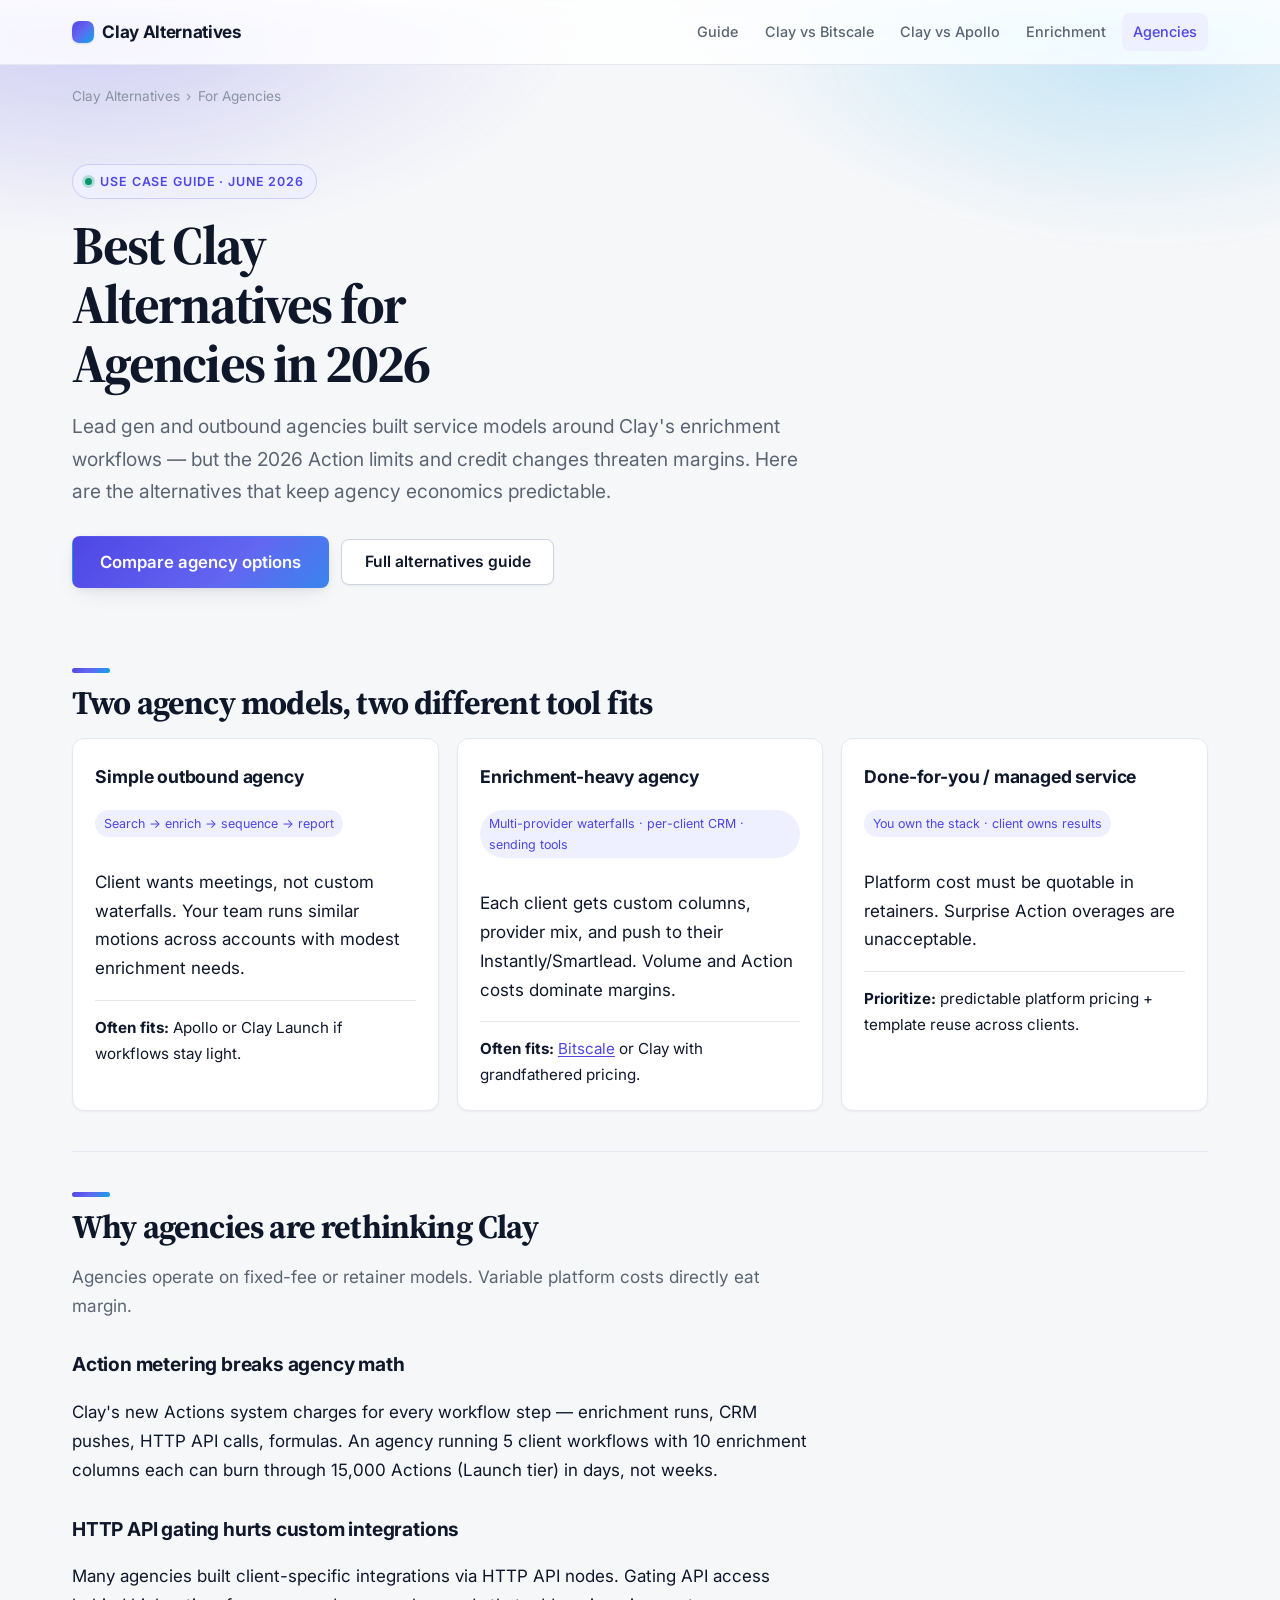
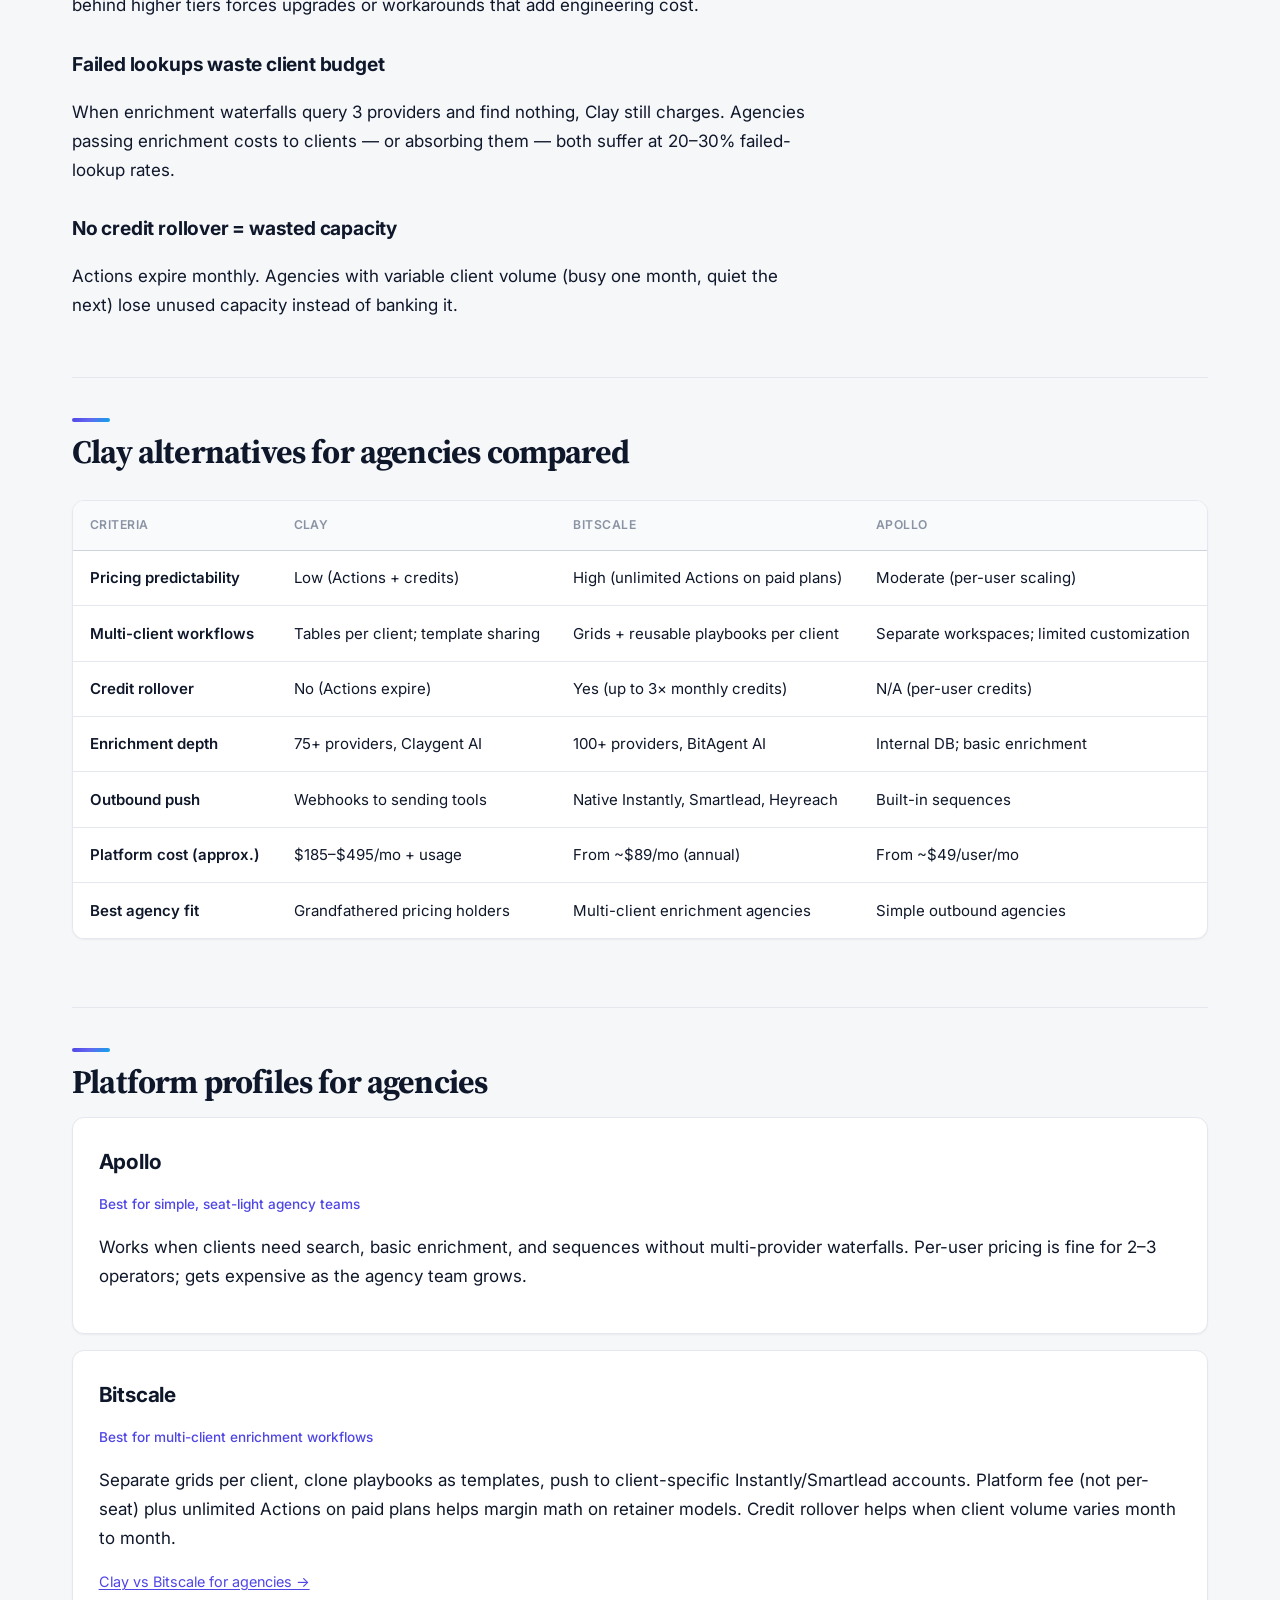
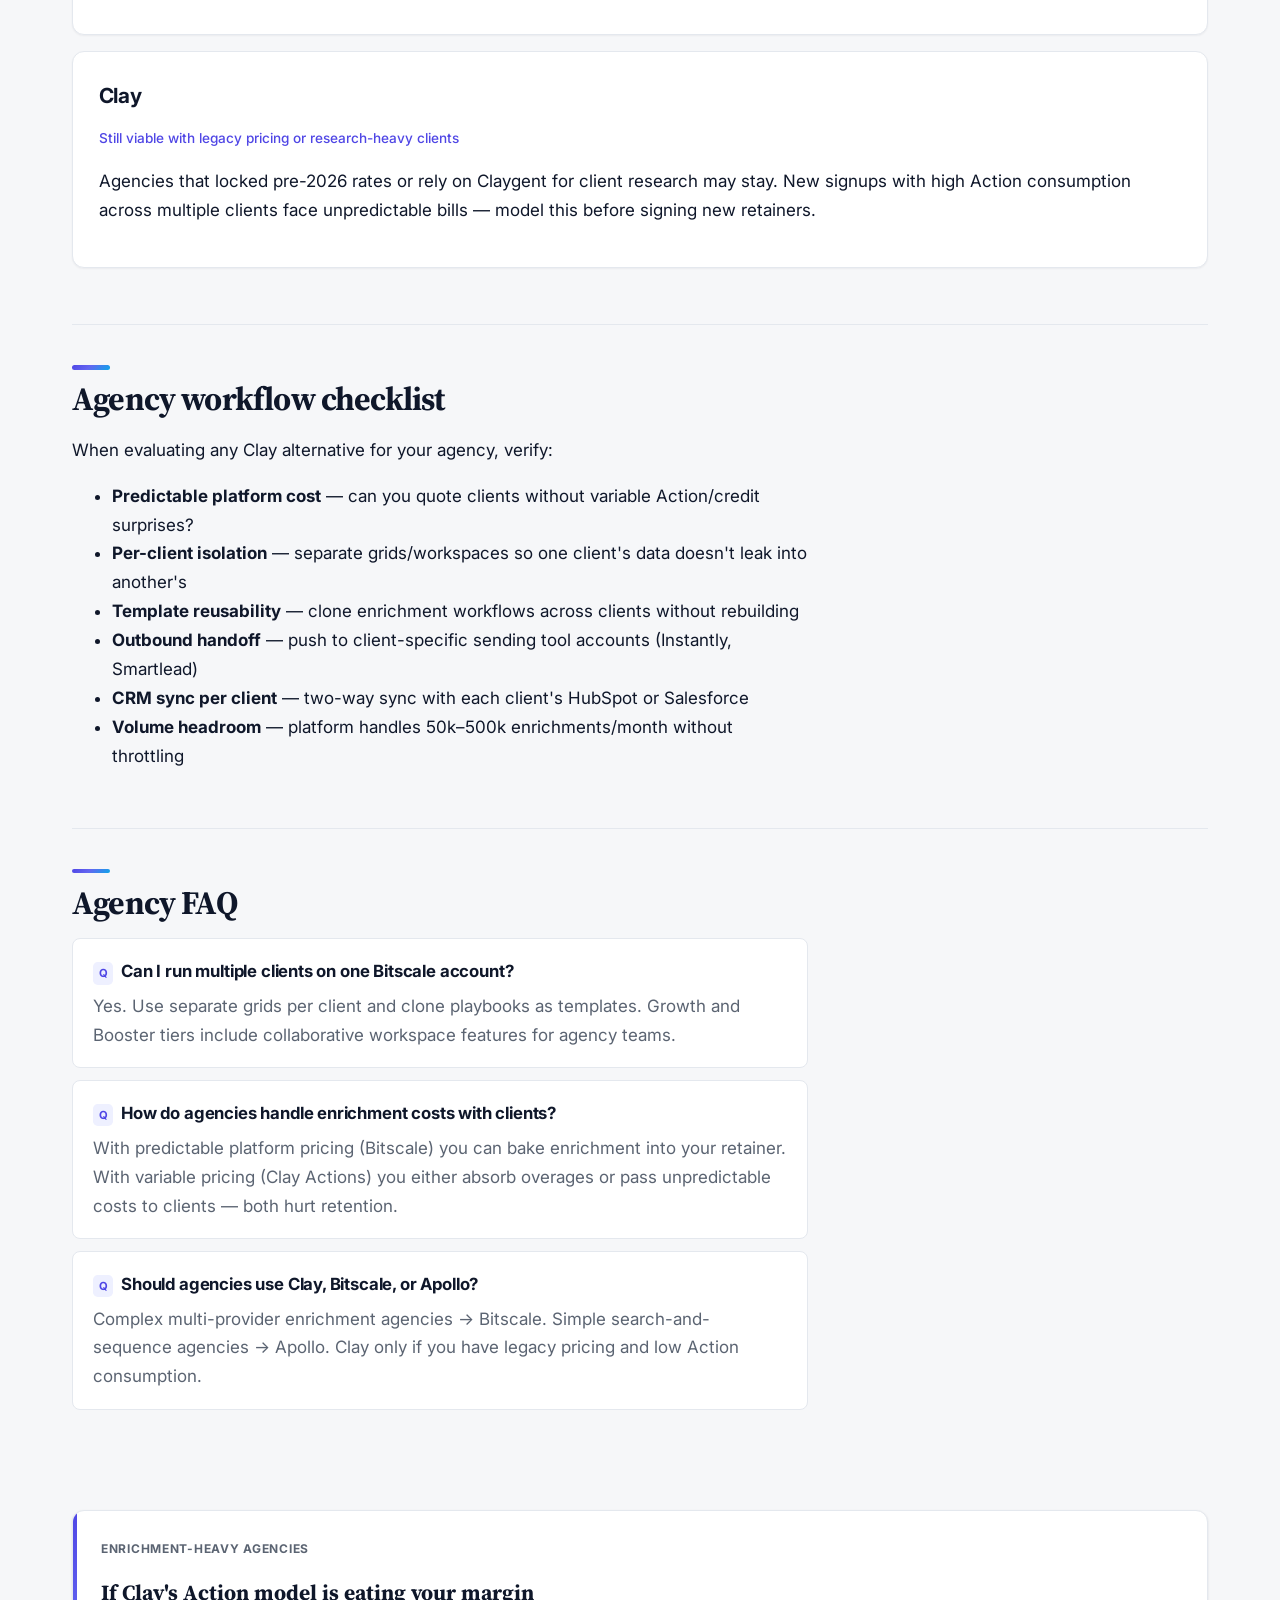
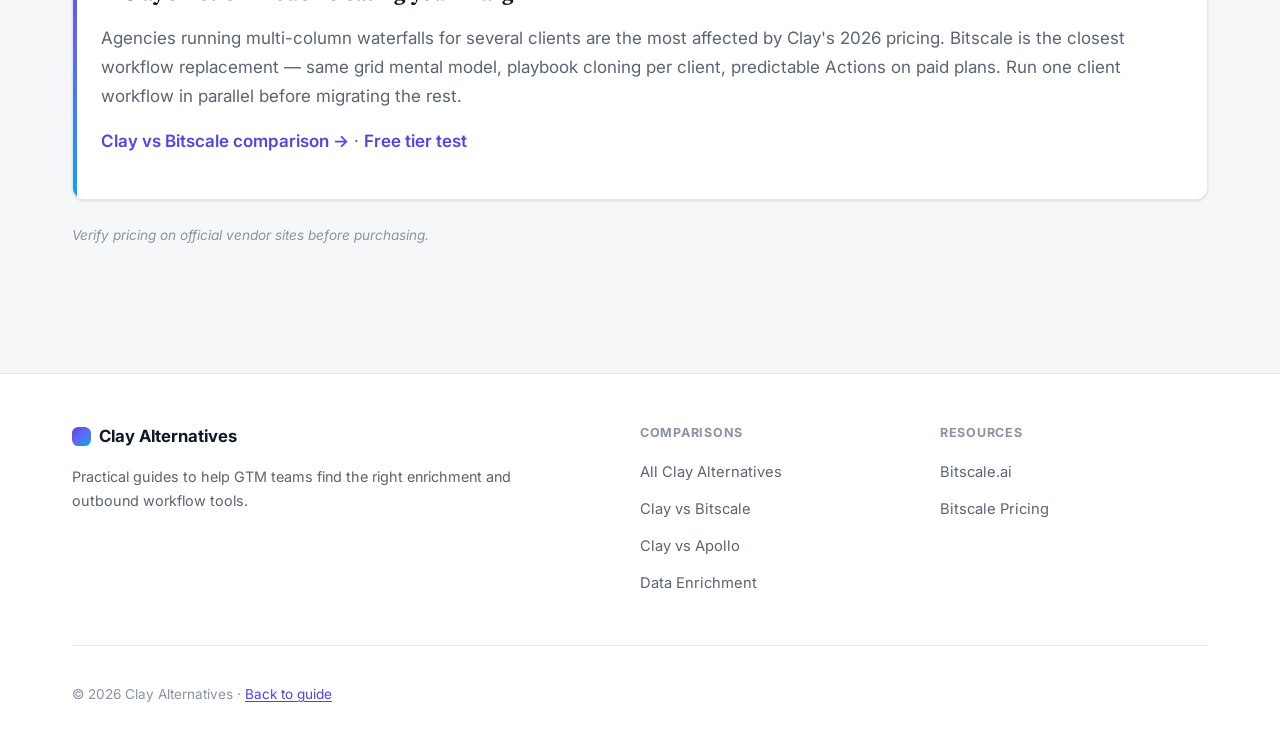
<file: clay-alternatives-for-agencies.html>
<!DOCTYPE html>
<html lang="en">
<head>
  <meta charset="UTF-8">
  <meta name="viewport" content="width=device-width, initial-scale=1.0">
  <title>Best Clay Alternatives for Agencies (2026) — Predictable Pricing</title>
  <meta name="description" content="Clay alternatives for lead gen and outbound agencies in 2026. Compare predictable pricing, multi-client workflows, and white-label options vs Clay's Action limits.">
  <link rel="canonical" href="https://www.clayalternative.tech/clay-alternatives-for-agencies.html">
  <meta name="robots" content="index, follow">

  <meta property="og:type" content="article">
  <meta property="og:url" content="https://www.clayalternative.tech/clay-alternatives-for-agencies.html">
  <meta property="og:title" content="Best Clay Alternatives for Agencies (2026)">
  <meta property="og:description" content="Agency-focused guide to Clay alternatives with predictable pricing and multi-client workflow support.">
  <meta property="og:image" content="https://www.clayalternative.tech/assets/og-image.svg">

  <meta name="twitter:card" content="summary_large_image">
  <meta name="twitter:title" content="Clay Alternatives for Agencies (2026)">
  <meta name="twitter:description" content="Agency-focused guide to Clay alternatives with predictable pricing.">
  <meta name="twitter:image" content="https://www.clayalternative.tech/assets/og-image.svg">

  <link rel="preconnect" href="https://fonts.googleapis.com">
  <link rel="preconnect" href="https://fonts.gstatic.com" crossorigin>
  <link href="https://fonts.googleapis.com/css2?family=Inter:wght@400;500;600;700&family=Source+Serif+4:opsz,wght@8..60,600;8..60,700&display=swap" rel="stylesheet">
  <link rel="stylesheet" href="assets/styles.css">

  <script type="application/ld+json">
  {
    "@context": "https://schema.org",
    "@type": "Article",
    "headline": "Best Clay Alternatives for Agencies (2026)",
    "description": "Guide for lead gen and outbound agencies evaluating Clay alternatives.",
    "datePublished": "2026-06-09",
    "dateModified": "2026-06-09",
    "mainEntityOfPage": "https://www.clayalternative.tech/clay-alternatives-for-agencies.html"
  }
  </script>
  <script type="application/ld+json">
  {
    "@context": "https://schema.org",
    "@type": "BreadcrumbList",
    "itemListElement": [
      { "@type": "ListItem", "position": 1, "name": "Clay Alternatives", "item": "https://www.clayalternative.tech/" },
      { "@type": "ListItem", "position": 2, "name": "For Agencies", "item": "https://www.clayalternative.tech/clay-alternatives-for-agencies.html" }
    ]
  }
  </script>
  <script type="application/ld+json">
  {
    "@context": "https://schema.org",
    "@type": "FAQPage",
    "mainEntity": [
      {
        "@type": "Question",
        "name": "Why are agencies leaving Clay in 2026?",
        "acceptedAnswer": {
          "@type": "Answer",
          "text": "Clay's 2026 pricing introduced metered Actions that scale with workflow complexity. Agencies running multi-client enrichment at volume face unpredictable bills, especially when HTTP API access is gated and Actions don't roll over. This erodes agency margins built on fixed-fee client contracts."
        }
      },
      {
        "@type": "Question",
        "name": "What is the best Clay alternative for agencies?",
        "acceptedAnswer": {
          "@type": "Answer",
          "text": "Bitscale is the strongest Clay alternative for agencies needing predictable per-platform pricing, unlimited actions on paid plans, reusable playbooks across clients, and native outbound integrations. Apollo works for simpler agency motions with built-in sequencing."
        }
      }
    ]
  }
  </script>
</head>
<body>
  <a class="skip-link" href="#main">Skip to content</a>

  <header class="site-header">
    <div class="header-inner">
      <a class="site-logo" href="/">Clay Alternatives</a>
      <nav class="site-nav" aria-label="Main navigation">
        <a href="/">Guide</a>
        <a href="clay-vs-bitscale.html">Clay vs Bitscale</a>
        <a href="clay-vs-apollo.html">Clay vs Apollo</a>
        <a href="clay-alternatives-for-data-enrichment.html">Enrichment</a>
        <a href="clay-alternatives-for-agencies.html" aria-current="page">Agencies</a>
      </nav>
    </div>
  </header>

  <main id="main">
    <div class="container">
      <nav class="breadcrumb" aria-label="Breadcrumb">
        <ol>
          <li><a href="/">Clay Alternatives</a></li>
          <li aria-current="page">For Agencies</li>
        </ol>
      </nav>

      <article>
        <header class="hero">
          <span class="hero-eyebrow">Use case guide · June 2026</span>
          <h1>Best Clay Alternatives for Agencies in 2026</h1>
          <p class="hero-lead">Lead gen and outbound agencies built service models around Clay's enrichment workflows — but the 2026 Action limits and credit changes threaten margins. Here are the alternatives that keep agency economics predictable.</p>
          <div class="cta-group">
            <a class="btn btn-primary btn-lg" href="#comparison">Compare agency options</a>
            <a class="btn btn-secondary" href="/">Full alternatives guide</a>
          </div>
        </header>

        <section class="section">
          <h2>Two agency models, two different tool fits</h2>
          <div class="scenario-grid">
            <div class="scenario-card">
              <h3>Simple outbound agency</h3>
              <p class="scenario-meta">Search → enrich → sequence → report</p>
              <p>Client wants meetings, not custom waterfalls. Your team runs similar motions across accounts with modest enrichment needs.</p>
              <p class="pick"><strong>Often fits:</strong> Apollo or Clay Launch if workflows stay light.</p>
            </div>
            <div class="scenario-card">
              <h3>Enrichment-heavy agency</h3>
              <p class="scenario-meta">Multi-provider waterfalls · per-client CRM · sending tools</p>
              <p>Each client gets custom columns, provider mix, and push to their Instantly/Smartlead. Volume and Action costs dominate margins.</p>
              <p class="pick"><strong>Often fits:</strong> <a href="clay-vs-bitscale.html">Bitscale</a> or Clay with grandfathered pricing.</p>
            </div>
            <div class="scenario-card">
              <h3>Done-for-you / managed service</h3>
              <p class="scenario-meta">You own the stack · client owns results</p>
              <p>Platform cost must be quotable in retainers. Surprise Action overages are unacceptable.</p>
              <p class="pick"><strong>Prioritize:</strong> predictable platform pricing + template reuse across clients.</p>
            </div>
          </div>
        </section>

        <section class="section">
          <h2>Why agencies are rethinking Clay</h2>
          <p class="section-intro">Agencies operate on fixed-fee or retainer models. Variable platform costs directly eat margin.</p>

          <h3>Action metering breaks agency math</h3>
          <p>Clay's new Actions system charges for every workflow step — enrichment runs, CRM pushes, HTTP API calls, formulas. An agency running 5 client workflows with 10 enrichment columns each can burn through 15,000 Actions (Launch tier) in days, not weeks.</p>

          <h3>HTTP API gating hurts custom integrations</h3>
          <p>Many agencies built client-specific integrations via HTTP API nodes. Gating API access behind higher tiers forces upgrades or workarounds that add engineering cost.</p>

          <h3>Failed lookups waste client budget</h3>
          <p>When enrichment waterfalls query 3 providers and find nothing, Clay still charges. Agencies passing enrichment costs to clients — or absorbing them — both suffer at 20–30% failed-lookup rates.</p>

          <h3>No credit rollover = wasted capacity</h3>
          <p>Actions expire monthly. Agencies with variable client volume (busy one month, quiet the next) lose unused capacity instead of banking it.</p>
        </section>

        <section class="section" id="comparison">
          <h2>Clay alternatives for agencies compared</h2>

          <div class="table-wrap">
            <table class="comparison-table">
              <thead>
                <tr>
                  <th scope="col">Criteria</th>
                  <th scope="col">Clay</th>
                  <th scope="col">Bitscale</th>
                  <th scope="col">Apollo</th>
                </tr>
              </thead>
              <tbody>
                <tr>
                  <td>Pricing predictability</td>
                  <td>Low (Actions + credits)</td>
                  <td>High (unlimited Actions on paid plans)</td>
                  <td>Moderate (per-user scaling)</td>
                </tr>
                <tr>
                  <td>Multi-client workflows</td>
                  <td>Tables per client; template sharing</td>
                  <td>Grids + reusable playbooks per client</td>
                  <td>Separate workspaces; limited customization</td>
                </tr>
                <tr>
                  <td>Credit rollover</td>
                  <td>No (Actions expire)</td>
                  <td>Yes (up to 3× monthly credits)</td>
                  <td>N/A (per-user credits)</td>
                </tr>
                <tr>
                  <td>Enrichment depth</td>
                  <td>75+ providers, Claygent AI</td>
                  <td>100+ providers, BitAgent AI</td>
                  <td>Internal DB; basic enrichment</td>
                </tr>
                <tr>
                  <td>Outbound push</td>
                  <td>Webhooks to sending tools</td>
                  <td>Native Instantly, Smartlead, Heyreach</td>
                  <td>Built-in sequences</td>
                </tr>
                <tr>
                  <td>Platform cost (approx.)</td>
                  <td>$185–$495/mo + usage</td>
                  <td>From ~$89/mo (annual)</td>
                  <td>From ~$49/user/mo</td>
                </tr>
                <tr>
                  <td>Best agency fit</td>
                  <td>Grandfathered pricing holders</td>
                  <td>Multi-client enrichment agencies</td>
                  <td>Simple outbound agencies</td>
                </tr>
              </tbody>
            </table>
          </div>
        </section>

        <section class="section">
          <h2>Platform profiles for agencies</h2>

          <div class="tool-profile">
            <h3>Apollo</h3>
            <p class="tool-tagline">Best for simple, seat-light agency teams</p>
            <p>Works when clients need search, basic enrichment, and sequences without multi-provider waterfalls. Per-user pricing is fine for 2–3 operators; gets expensive as the agency team grows.</p>
          </div>

          <div class="tool-profile">
            <h3>Bitscale</h3>
            <p class="tool-tagline">Best for multi-client enrichment workflows</p>
            <p>Separate grids per client, clone playbooks as templates, push to client-specific Instantly/Smartlead accounts. Platform fee (not per-seat) plus unlimited Actions on paid plans helps margin math on retainer models. Credit rollover helps when client volume varies month to month.</p>
            <p class="text-sm"><a href="clay-vs-bitscale.html">Clay vs Bitscale for agencies →</a></p>
          </div>

          <div class="tool-profile">
            <h3>Clay</h3>
            <p class="tool-tagline">Still viable with legacy pricing or research-heavy clients</p>
            <p>Agencies that locked pre-2026 rates or rely on Claygent for client research may stay. New signups with high Action consumption across multiple clients face unpredictable bills — model this before signing new retainers.</p>
          </div>
        </section>

        <section class="section">
          <h2>Agency workflow checklist</h2>
          <p>When evaluating any Clay alternative for your agency, verify:</p>
          <ul>
            <li><strong>Predictable platform cost</strong> — can you quote clients without variable Action/credit surprises?</li>
            <li><strong>Per-client isolation</strong> — separate grids/workspaces so one client's data doesn't leak into another's</li>
            <li><strong>Template reusability</strong> — clone enrichment workflows across clients without rebuilding</li>
            <li><strong>Outbound handoff</strong> — push to client-specific sending tool accounts (Instantly, Smartlead)</li>
            <li><strong>CRM sync per client</strong> — two-way sync with each client's HubSpot or Salesforce</li>
            <li><strong>Volume headroom</strong> — platform handles 50k–500k enrichments/month without throttling</li>
          </ul>
        </section>

        <section class="section" id="faq">
          <h2>Agency FAQ</h2>
          <ul class="faq-list">
            <li class="faq-item">
              <h3>Can I run multiple clients on one Bitscale account?</h3>
              <p>Yes. Use separate grids per client and clone playbooks as templates. Growth and Booster tiers include collaborative workspace features for agency teams.</p>
            </li>
            <li class="faq-item">
              <h3>How do agencies handle enrichment costs with clients?</h3>
              <p>With predictable platform pricing (Bitscale) you can bake enrichment into your retainer. With variable pricing (Clay Actions) you either absorb overages or pass unpredictable costs to clients — both hurt retention.</p>
            </li>
            <li class="faq-item">
              <h3>Should agencies use Clay, Bitscale, or Apollo?</h3>
              <p>Complex multi-provider enrichment agencies → Bitscale. Simple search-and-sequence agencies → Apollo. Clay only if you have legacy pricing and low Action consumption.</p>
            </li>
          </ul>
        </section>

        <aside class="editorial-pick">
          <p class="editorial-pick-label">Enrichment-heavy agencies</p>
          <h2>If Clay's Action model is eating your margin</h2>
          <p>Agencies running multi-column waterfalls for several clients are the most affected by Clay's 2026 pricing. Bitscale is the closest workflow replacement — same grid mental model, playbook cloning per client, predictable Actions on paid plans. Run one client workflow in parallel before migrating the rest.</p>
          <p><a class="text-link" href="clay-vs-bitscale.html">Clay vs Bitscale comparison →</a> · <a class="text-link" href="https://bitscale.ai/?utm_source=clayalternatives&amp;utm_medium=referral&amp;utm_campaign=clay-alt" rel="noopener sponsored">Free tier test</a></p>
        </aside>

        <p class="disclaimer">Verify pricing on official vendor sites before purchasing.</p>
      </article>
    </div>
  </main>

  <footer class="site-footer">
    <div class="footer-inner">
      <div class="footer-grid">
        <div class="footer-brand">
          <strong>Clay Alternatives</strong>
          <p>Practical guides to help GTM teams find the right enrichment and outbound workflow tools.</p>
        </div>
        <nav class="footer-nav" aria-label="Comparisons">
          <h4>Comparisons</h4>
          <ul>
            <li><a href="/">All Clay Alternatives</a></li>
            <li><a href="clay-vs-bitscale.html">Clay vs Bitscale</a></li>
            <li><a href="clay-vs-apollo.html">Clay vs Apollo</a></li>
            <li><a href="clay-alternatives-for-data-enrichment.html">Data Enrichment</a></li>
          </ul>
        </nav>
        <nav class="footer-nav" aria-label="Resources">
          <h4>Resources</h4>
          <ul>
            <li><a href="https://bitscale.ai/?utm_source=clayalternatives&amp;utm_medium=referral&amp;utm_campaign=clay-alt" rel="noopener sponsored">Bitscale.ai</a></li>
            <li><a href="https://bitscale.ai/pricing?utm_source=clayalternatives&amp;utm_medium=referral&amp;utm_campaign=clay-alt" rel="noopener sponsored">Bitscale Pricing</a></li>
          </ul>
        </nav>
      </div>
      <div class="footer-bottom">
        <p>&copy; 2026 Clay Alternatives · <a href="/">Back to guide</a></p>
      </div>
    </div>
  </footer>
</body>
</html>
</file>
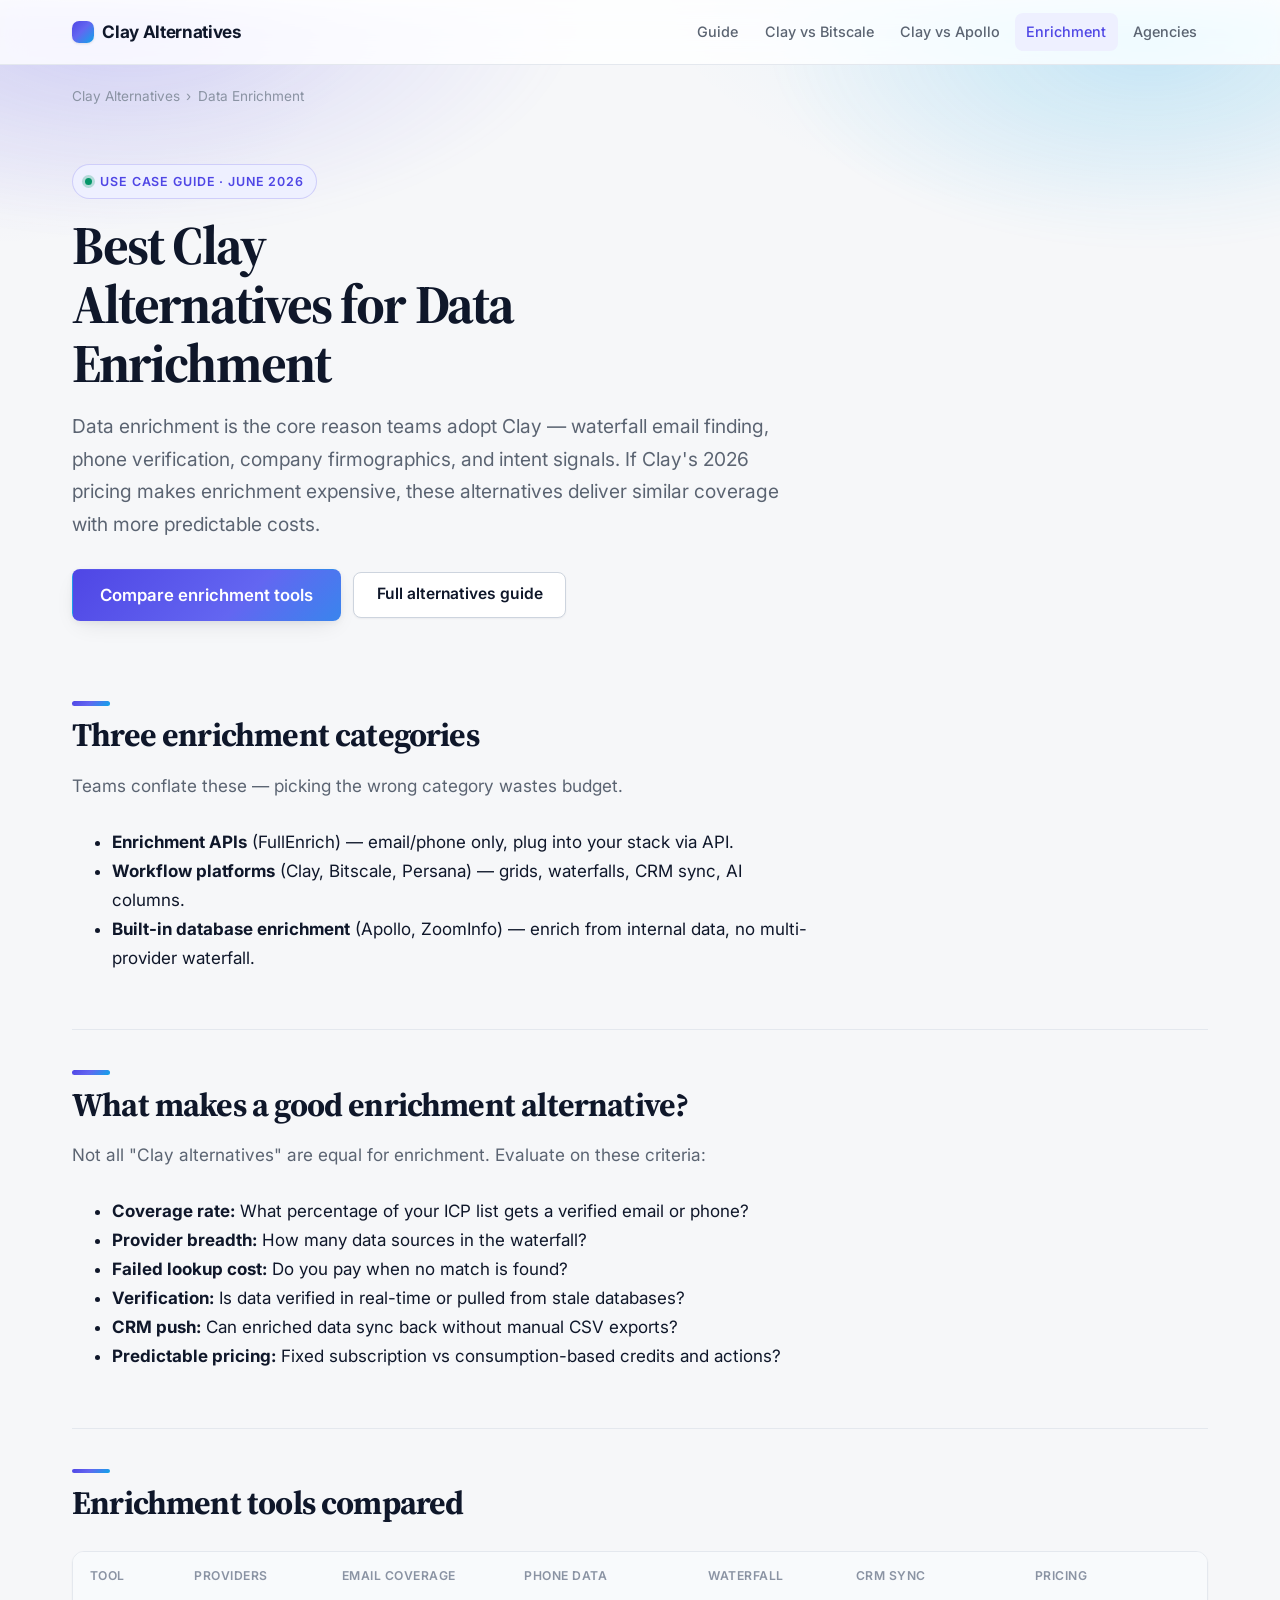
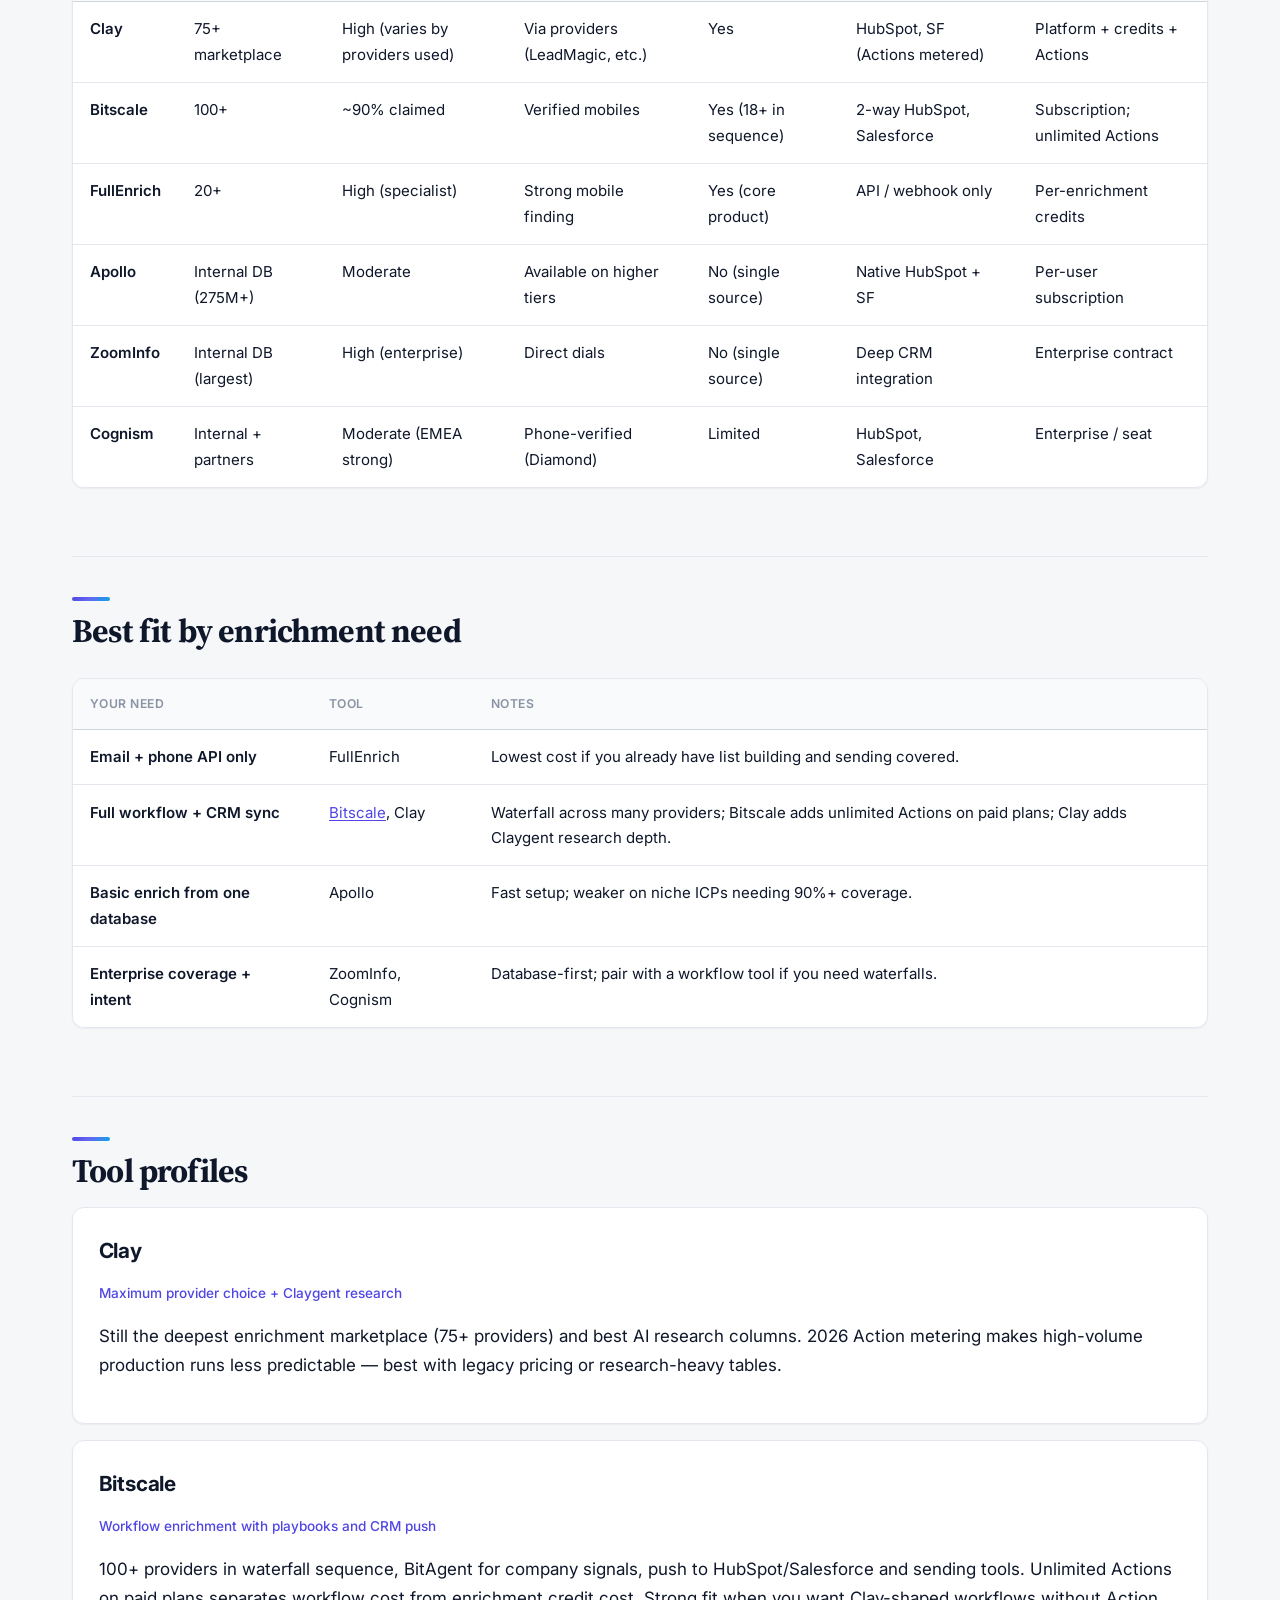
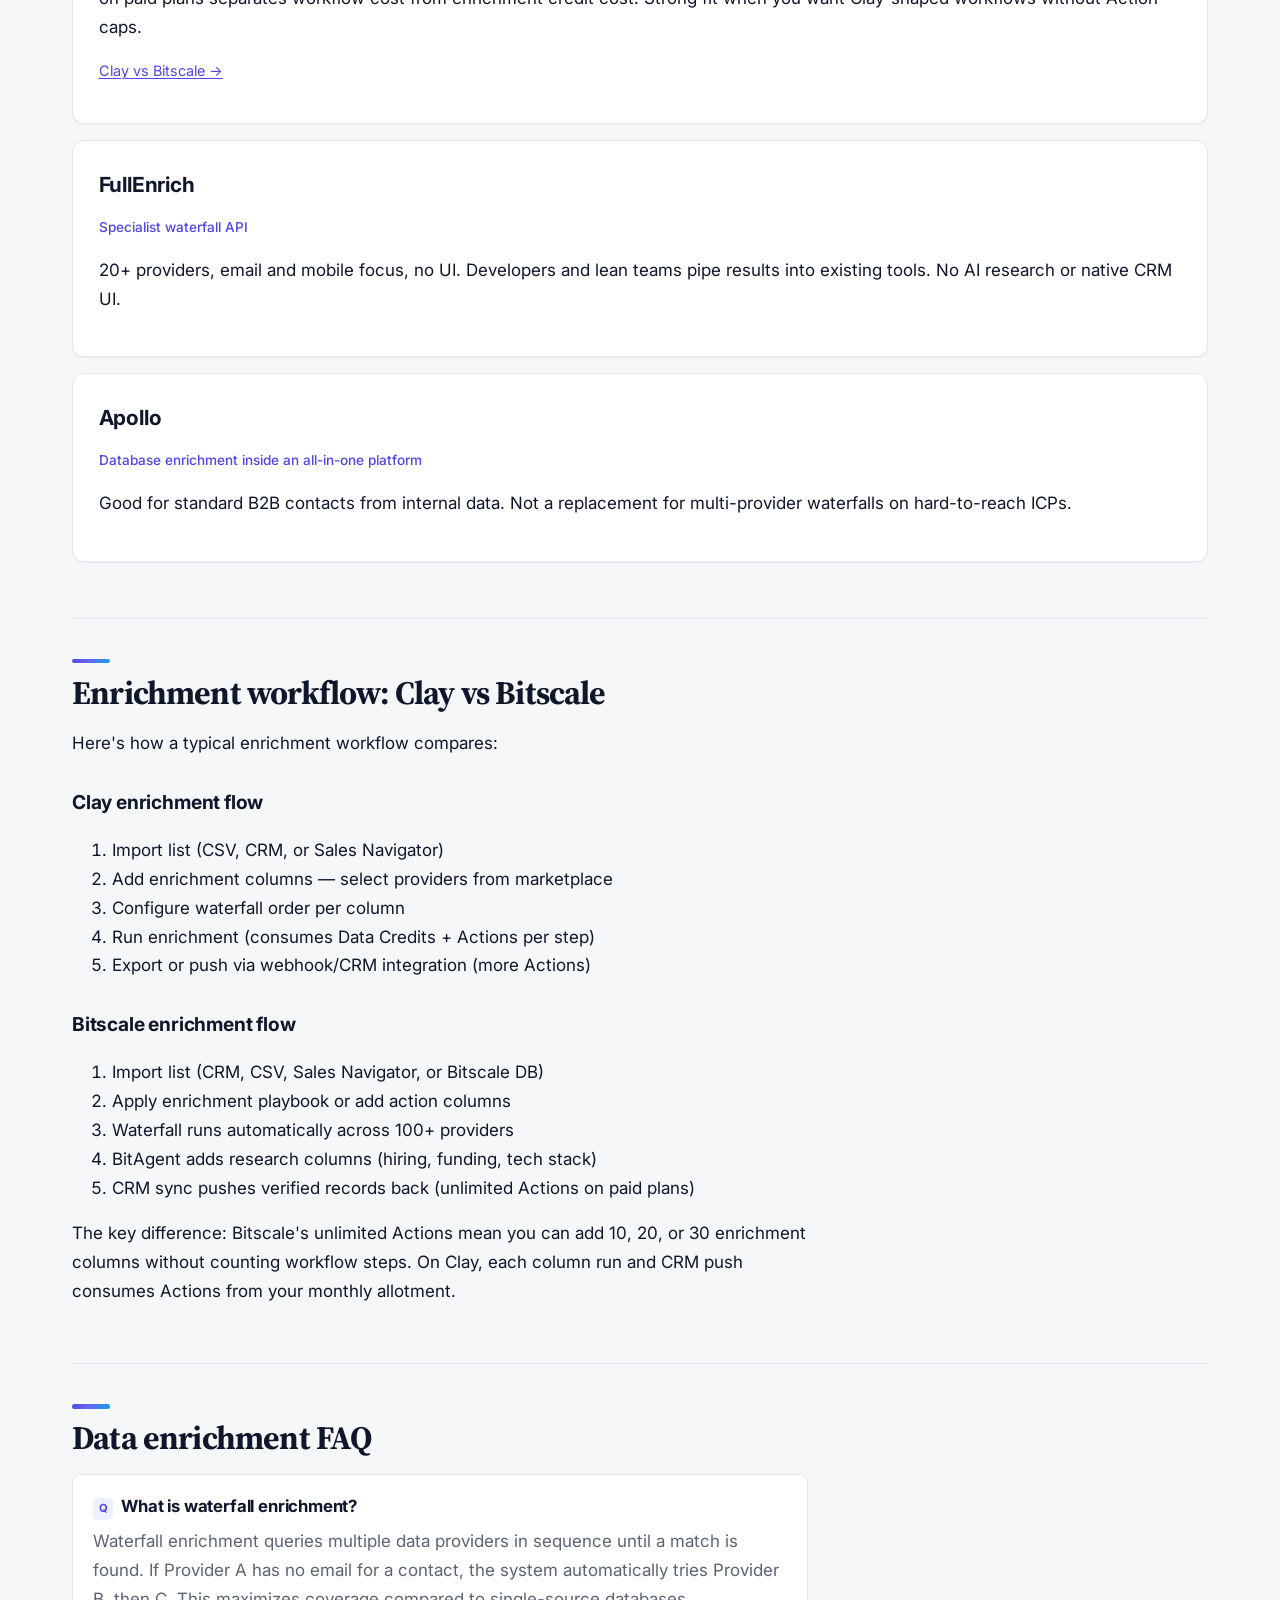
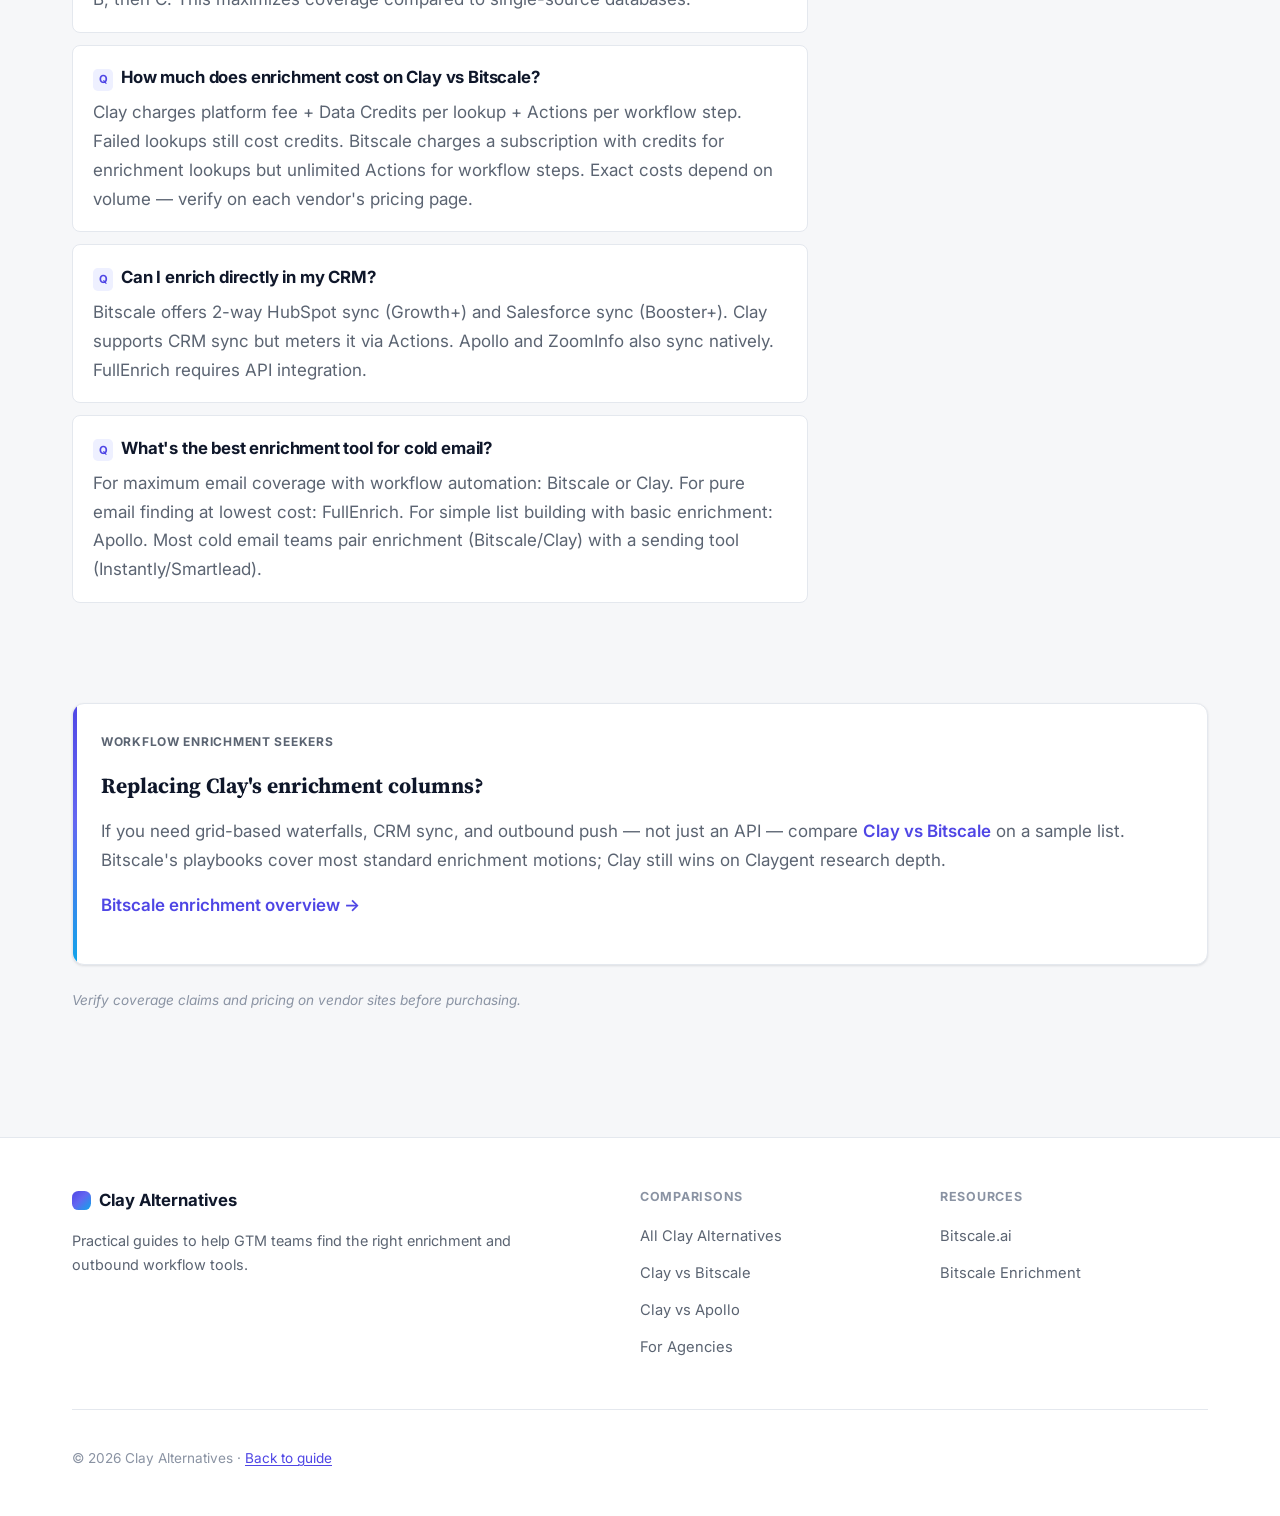
<file: clay-alternatives-for-data-enrichment.html>
<!DOCTYPE html>
<html lang="en">
<head>
  <meta charset="UTF-8">
  <meta name="viewport" content="width=device-width, initial-scale=1.0">
  <title>Best Clay Alternatives for Data Enrichment (2026) — Waterfall Comparison</title>
  <meta name="description" content="Compare the best Clay alternatives for B2B data enrichment in 2026. Waterfall email and phone finding, coverage rates, and CRM push — Bitscale, FullEnrich, Apollo, and more.">
  <link rel="canonical" href="https://www.clayalternative.tech/clay-alternatives-for-data-enrichment.html">
  <meta name="robots" content="index, follow">

  <meta property="og:type" content="article">
  <meta property="og:url" content="https://www.clayalternative.tech/clay-alternatives-for-data-enrichment.html">
  <meta property="og:title" content="Best Clay Alternatives for Data Enrichment (2026)">
  <meta property="og:description" content="Waterfall enrichment comparison: Clay alternatives for email, phone, and company data.">
  <meta property="og:image" content="https://www.clayalternative.tech/assets/og-image.svg">

  <meta name="twitter:card" content="summary_large_image">
  <meta name="twitter:title" content="Clay Alternatives for Data Enrichment (2026)">
  <meta name="twitter:description" content="Waterfall enrichment comparison for B2B teams.">
  <meta name="twitter:image" content="https://www.clayalternative.tech/assets/og-image.svg">

  <link rel="preconnect" href="https://fonts.googleapis.com">
  <link rel="preconnect" href="https://fonts.gstatic.com" crossorigin>
  <link href="https://fonts.googleapis.com/css2?family=Inter:wght@400;500;600;700&family=Source+Serif+4:opsz,wght@8..60,600;8..60,700&display=swap" rel="stylesheet">
  <link rel="stylesheet" href="assets/styles.css">

  <script type="application/ld+json">
  {
    "@context": "https://schema.org",
    "@type": "Article",
    "headline": "Best Clay Alternatives for Data Enrichment (2026)",
    "description": "Comparison of Clay alternatives for B2B waterfall data enrichment.",
    "datePublished": "2026-06-09",
    "dateModified": "2026-06-09",
    "mainEntityOfPage": "https://www.clayalternative.tech/clay-alternatives-for-data-enrichment.html"
  }
  </script>
  <script type="application/ld+json">
  {
    "@context": "https://schema.org",
    "@type": "BreadcrumbList",
    "itemListElement": [
      { "@type": "ListItem", "position": 1, "name": "Clay Alternatives", "item": "https://www.clayalternative.tech/" },
      { "@type": "ListItem", "position": 2, "name": "Data Enrichment", "item": "https://www.clayalternative.tech/clay-alternatives-for-data-enrichment.html" }
    ]
  }
  </script>
  <script type="application/ld+json">
  {
    "@context": "https://schema.org",
    "@type": "FAQPage",
    "mainEntity": [
      {
        "@type": "Question",
        "name": "What is waterfall enrichment?",
        "acceptedAnswer": {
          "@type": "Answer",
          "text": "Waterfall enrichment queries multiple data providers in sequence until a match is found. For example, if Provider A has no email, the system tries Provider B, then C. This maximizes coverage compared to relying on a single database."
        }
      },
      {
        "@type": "Question",
        "name": "What is the best Clay alternative for email enrichment?",
        "acceptedAnswer": {
          "@type": "Answer",
          "text": "Bitscale offers waterfall enrichment across 100+ providers with ~90% email coverage claimed. FullEnrich specializes in pure waterfall email and phone finding. Apollo works for basic enrichment from its internal database. Clay remains strong if you need maximum provider choice and Claygent research."
        }
      }
    ]
  }
  </script>
</head>
<body>
  <a class="skip-link" href="#main">Skip to content</a>

  <header class="site-header">
    <div class="header-inner">
      <a class="site-logo" href="/">Clay Alternatives</a>
      <nav class="site-nav" aria-label="Main navigation">
        <a href="/">Guide</a>
        <a href="clay-vs-bitscale.html">Clay vs Bitscale</a>
        <a href="clay-vs-apollo.html">Clay vs Apollo</a>
        <a href="clay-alternatives-for-data-enrichment.html" aria-current="page">Enrichment</a>
        <a href="clay-alternatives-for-agencies.html">Agencies</a>
      </nav>
    </div>
  </header>

  <main id="main">
    <div class="container">
      <nav class="breadcrumb" aria-label="Breadcrumb">
        <ol>
          <li><a href="/">Clay Alternatives</a></li>
          <li aria-current="page">Data Enrichment</li>
        </ol>
      </nav>

      <article>
        <header class="hero">
          <span class="hero-eyebrow">Use case guide · June 2026</span>
          <h1>Best Clay Alternatives for Data Enrichment</h1>
          <p class="hero-lead">Data enrichment is the core reason teams adopt Clay — waterfall email finding, phone verification, company firmographics, and intent signals. If Clay's 2026 pricing makes enrichment expensive, these alternatives deliver similar coverage with more predictable costs.</p>
          <div class="cta-group">
            <a class="btn btn-primary btn-lg" href="#comparison">Compare enrichment tools</a>
            <a class="btn btn-secondary" href="/">Full alternatives guide</a>
          </div>
        </header>

        <section class="section">
          <h2>Three enrichment categories</h2>
          <p class="section-intro">Teams conflate these — picking the wrong category wastes budget.</p>
          <ul>
            <li><strong>Enrichment APIs</strong> (FullEnrich) — email/phone only, plug into your stack via API.</li>
            <li><strong>Workflow platforms</strong> (Clay, Bitscale, Persana) — grids, waterfalls, CRM sync, AI columns.</li>
            <li><strong>Built-in database enrichment</strong> (Apollo, ZoomInfo) — enrich from internal data, no multi-provider waterfall.</li>
          </ul>
        </section>

        <section class="section">
          <h2>What makes a good enrichment alternative?</h2>
          <p class="section-intro">Not all "Clay alternatives" are equal for enrichment. Evaluate on these criteria:</p>
          <ul>
            <li><strong>Coverage rate:</strong> What percentage of your ICP list gets a verified email or phone?</li>
            <li><strong>Provider breadth:</strong> How many data sources in the waterfall?</li>
            <li><strong>Failed lookup cost:</strong> Do you pay when no match is found?</li>
            <li><strong>Verification:</strong> Is data verified in real-time or pulled from stale databases?</li>
            <li><strong>CRM push:</strong> Can enriched data sync back without manual CSV exports?</li>
            <li><strong>Predictable pricing:</strong> Fixed subscription vs consumption-based credits and actions?</li>
          </ul>
        </section>

        <section class="section" id="comparison">
          <h2>Enrichment tools compared</h2>

          <div class="table-wrap">
            <table class="comparison-table">
              <thead>
                <tr>
                  <th scope="col">Tool</th>
                  <th scope="col">Providers</th>
                  <th scope="col">Email coverage</th>
                  <th scope="col">Phone data</th>
                  <th scope="col">Waterfall</th>
                  <th scope="col">CRM sync</th>
                  <th scope="col">Pricing</th>
                </tr>
              </thead>
              <tbody>
                <tr>
                  <td>Clay</td>
                  <td>75+ marketplace</td>
                  <td>High (varies by providers used)</td>
                  <td>Via providers (LeadMagic, etc.)</td>
                  <td>Yes</td>
                  <td>HubSpot, SF (Actions metered)</td>
                  <td>Platform + credits + Actions</td>
                </tr>
                <tr>
                  <td>Bitscale</td>
                  <td>100+</td>
                  <td>~90% claimed</td>
                  <td>Verified mobiles</td>
                  <td>Yes (18+ in sequence)</td>
                  <td>2-way HubSpot, Salesforce</td>
                  <td>Subscription; unlimited Actions</td>
                </tr>
                <tr>
                  <td>FullEnrich</td>
                  <td>20+</td>
                  <td>High (specialist)</td>
                  <td>Strong mobile finding</td>
                  <td>Yes (core product)</td>
                  <td>API / webhook only</td>
                  <td>Per-enrichment credits</td>
                </tr>
                <tr>
                  <td>Apollo</td>
                  <td>Internal DB (275M+)</td>
                  <td>Moderate</td>
                  <td>Available on higher tiers</td>
                  <td>No (single source)</td>
                  <td>Native HubSpot + SF</td>
                  <td>Per-user subscription</td>
                </tr>
                <tr>
                  <td>ZoomInfo</td>
                  <td>Internal DB (largest)</td>
                  <td>High (enterprise)</td>
                  <td>Direct dials</td>
                  <td>No (single source)</td>
                  <td>Deep CRM integration</td>
                  <td>Enterprise contract</td>
                </tr>
                <tr>
                  <td>Cognism</td>
                  <td>Internal + partners</td>
                  <td>Moderate (EMEA strong)</td>
                  <td>Phone-verified (Diamond)</td>
                  <td>Limited</td>
                  <td>HubSpot, Salesforce</td>
                  <td>Enterprise / seat</td>
                </tr>
              </tbody>
            </table>
          </div>
        </section>

        <section class="section">
          <h2>Best fit by enrichment need</h2>
          <div class="table-wrap">
            <table class="pick-table">
              <thead>
                <tr>
                  <th scope="col">Your need</th>
                  <th scope="col">Tool</th>
                  <th scope="col">Notes</th>
                </tr>
              </thead>
              <tbody>
                <tr>
                  <td>Email + phone API only</td>
                  <td>FullEnrich</td>
                  <td>Lowest cost if you already have list building and sending covered.</td>
                </tr>
                <tr>
                  <td>Full workflow + CRM sync</td>
                  <td><a href="clay-vs-bitscale.html">Bitscale</a>, Clay</td>
                  <td>Waterfall across many providers; Bitscale adds unlimited Actions on paid plans; Clay adds Claygent research depth.</td>
                </tr>
                <tr>
                  <td>Basic enrich from one database</td>
                  <td>Apollo</td>
                  <td>Fast setup; weaker on niche ICPs needing 90%+ coverage.</td>
                </tr>
                <tr>
                  <td>Enterprise coverage + intent</td>
                  <td>ZoomInfo, Cognism</td>
                  <td>Database-first; pair with a workflow tool if you need waterfalls.</td>
                </tr>
              </tbody>
            </table>
          </div>
        </section>

        <section class="section">
          <h2>Tool profiles</h2>

          <div class="tool-profile">
            <h3>Clay</h3>
            <p class="tool-tagline">Maximum provider choice + Claygent research</p>
            <p>Still the deepest enrichment marketplace (75+ providers) and best AI research columns. 2026 Action metering makes high-volume production runs less predictable — best with legacy pricing or research-heavy tables.</p>
          </div>

          <div class="tool-profile">
            <h3>Bitscale</h3>
            <p class="tool-tagline">Workflow enrichment with playbooks and CRM push</p>
            <p>100+ providers in waterfall sequence, BitAgent for company signals, push to HubSpot/Salesforce and sending tools. Unlimited Actions on paid plans separates workflow cost from enrichment credit cost. Strong fit when you want Clay-shaped workflows without Action caps.</p>
            <p class="text-sm"><a href="clay-vs-bitscale.html">Clay vs Bitscale →</a></p>
          </div>

          <div class="tool-profile">
            <h3>FullEnrich</h3>
            <p class="tool-tagline">Specialist waterfall API</p>
            <p>20+ providers, email and mobile focus, no UI. Developers and lean teams pipe results into existing tools. No AI research or native CRM UI.</p>
          </div>

          <div class="tool-profile">
            <h3>Apollo</h3>
            <p class="tool-tagline">Database enrichment inside an all-in-one platform</p>
            <p>Good for standard B2B contacts from internal data. Not a replacement for multi-provider waterfalls on hard-to-reach ICPs.</p>
          </div>
        </section>

        <section class="section">
          <h2>Enrichment workflow: Clay vs Bitscale</h2>
          <p>Here's how a typical enrichment workflow compares:</p>

          <h3>Clay enrichment flow</h3>
          <ol>
            <li>Import list (CSV, CRM, or Sales Navigator)</li>
            <li>Add enrichment columns — select providers from marketplace</li>
            <li>Configure waterfall order per column</li>
            <li>Run enrichment (consumes Data Credits + Actions per step)</li>
            <li>Export or push via webhook/CRM integration (more Actions)</li>
          </ol>

          <h3>Bitscale enrichment flow</h3>
          <ol>
            <li>Import list (CRM, CSV, Sales Navigator, or Bitscale DB)</li>
            <li>Apply enrichment playbook or add action columns</li>
            <li>Waterfall runs automatically across 100+ providers</li>
            <li>BitAgent adds research columns (hiring, funding, tech stack)</li>
            <li>CRM sync pushes verified records back (unlimited Actions on paid plans)</li>
          </ol>

          <p>The key difference: Bitscale's unlimited Actions mean you can add 10, 20, or 30 enrichment columns without counting workflow steps. On Clay, each column run and CRM push consumes Actions from your monthly allotment.</p>
        </section>

        <section class="section" id="faq">
          <h2>Data enrichment FAQ</h2>
          <ul class="faq-list">
            <li class="faq-item">
              <h3>What is waterfall enrichment?</h3>
              <p>Waterfall enrichment queries multiple data providers in sequence until a match is found. If Provider A has no email for a contact, the system automatically tries Provider B, then C. This maximizes coverage compared to single-source databases.</p>
            </li>
            <li class="faq-item">
              <h3>How much does enrichment cost on Clay vs Bitscale?</h3>
              <p>Clay charges platform fee + Data Credits per lookup + Actions per workflow step. Failed lookups still cost credits. Bitscale charges a subscription with credits for enrichment lookups but unlimited Actions for workflow steps. Exact costs depend on volume — verify on each vendor's pricing page.</p>
            </li>
            <li class="faq-item">
              <h3>Can I enrich directly in my CRM?</h3>
              <p>Bitscale offers 2-way HubSpot sync (Growth+) and Salesforce sync (Booster+). Clay supports CRM sync but meters it via Actions. Apollo and ZoomInfo also sync natively. FullEnrich requires API integration.</p>
            </li>
            <li class="faq-item">
              <h3>What's the best enrichment tool for cold email?</h3>
              <p>For maximum email coverage with workflow automation: Bitscale or Clay. For pure email finding at lowest cost: FullEnrich. For simple list building with basic enrichment: Apollo. Most cold email teams pair enrichment (Bitscale/Clay) with a sending tool (Instantly/Smartlead).</p>
            </li>
          </ul>
        </section>

        <aside class="editorial-pick">
          <p class="editorial-pick-label">Workflow enrichment seekers</p>
          <h2>Replacing Clay's enrichment columns?</h2>
          <p>If you need grid-based waterfalls, CRM sync, and outbound push — not just an API — compare <a class="text-link" href="clay-vs-bitscale.html">Clay vs Bitscale</a> on a sample list. Bitscale's playbooks cover most standard enrichment motions; Clay still wins on Claygent research depth.</p>
          <p><a class="text-link" href="https://bitscale.ai/solutions/lp-data-enrichment?utm_source=clayalternatives&amp;utm_medium=referral&amp;utm_campaign=clay-alt" rel="noopener sponsored">Bitscale enrichment overview →</a></p>
        </aside>

        <p class="disclaimer">Verify coverage claims and pricing on vendor sites before purchasing.</p>
      </article>
    </div>
  </main>

  <footer class="site-footer">
    <div class="footer-inner">
      <div class="footer-grid">
        <div class="footer-brand">
          <strong>Clay Alternatives</strong>
          <p>Practical guides to help GTM teams find the right enrichment and outbound workflow tools.</p>
        </div>
        <nav class="footer-nav" aria-label="Comparisons">
          <h4>Comparisons</h4>
          <ul>
            <li><a href="/">All Clay Alternatives</a></li>
            <li><a href="clay-vs-bitscale.html">Clay vs Bitscale</a></li>
            <li><a href="clay-vs-apollo.html">Clay vs Apollo</a></li>
            <li><a href="clay-alternatives-for-agencies.html">For Agencies</a></li>
          </ul>
        </nav>
        <nav class="footer-nav" aria-label="Resources">
          <h4>Resources</h4>
          <ul>
            <li><a href="https://bitscale.ai/?utm_source=clayalternatives&amp;utm_medium=referral&amp;utm_campaign=clay-alt" rel="noopener sponsored">Bitscale.ai</a></li>
            <li><a href="https://bitscale.ai/solutions/lp-data-enrichment?utm_source=clayalternatives&amp;utm_medium=referral&amp;utm_campaign=clay-alt" rel="noopener sponsored">Bitscale Enrichment</a></li>
          </ul>
        </nav>
      </div>
      <div class="footer-bottom">
        <p>&copy; 2026 Clay Alternatives · <a href="/">Back to guide</a></p>
      </div>
    </div>
  </footer>
</body>
</html>
</file>
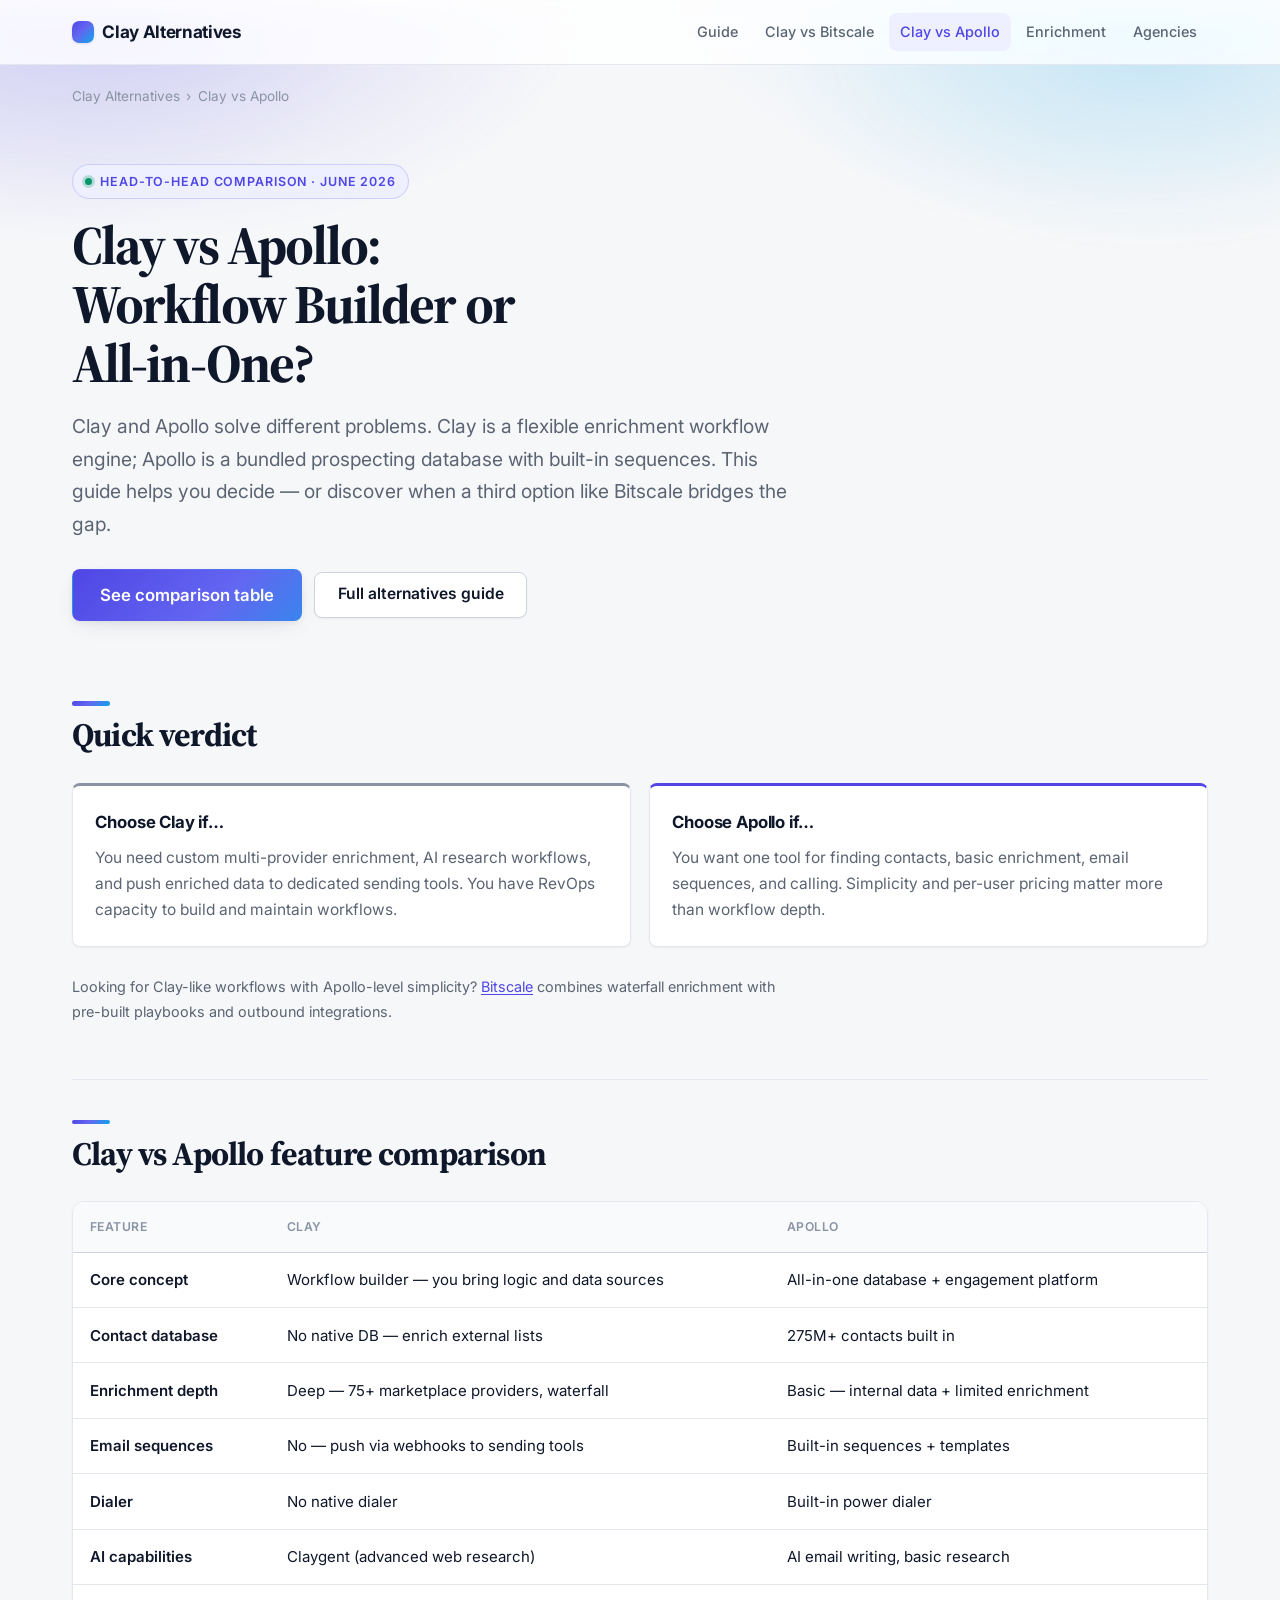
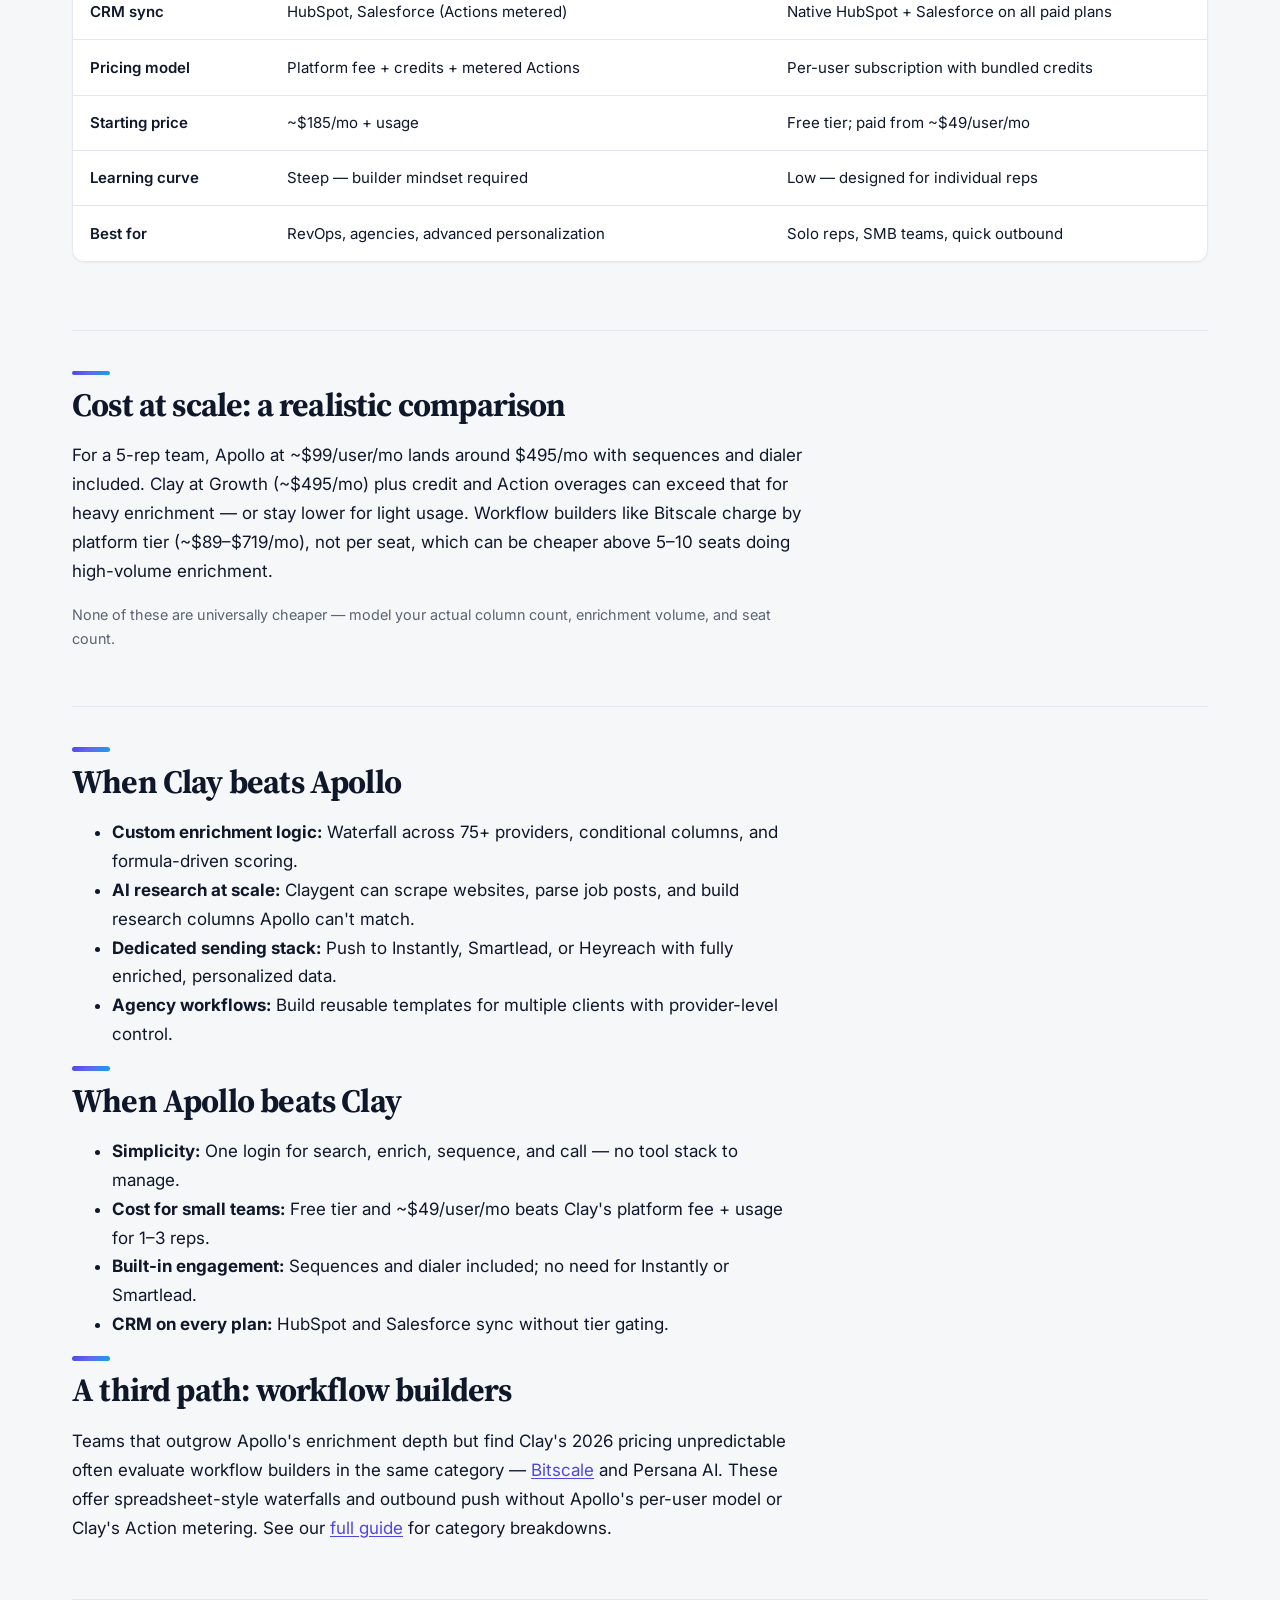
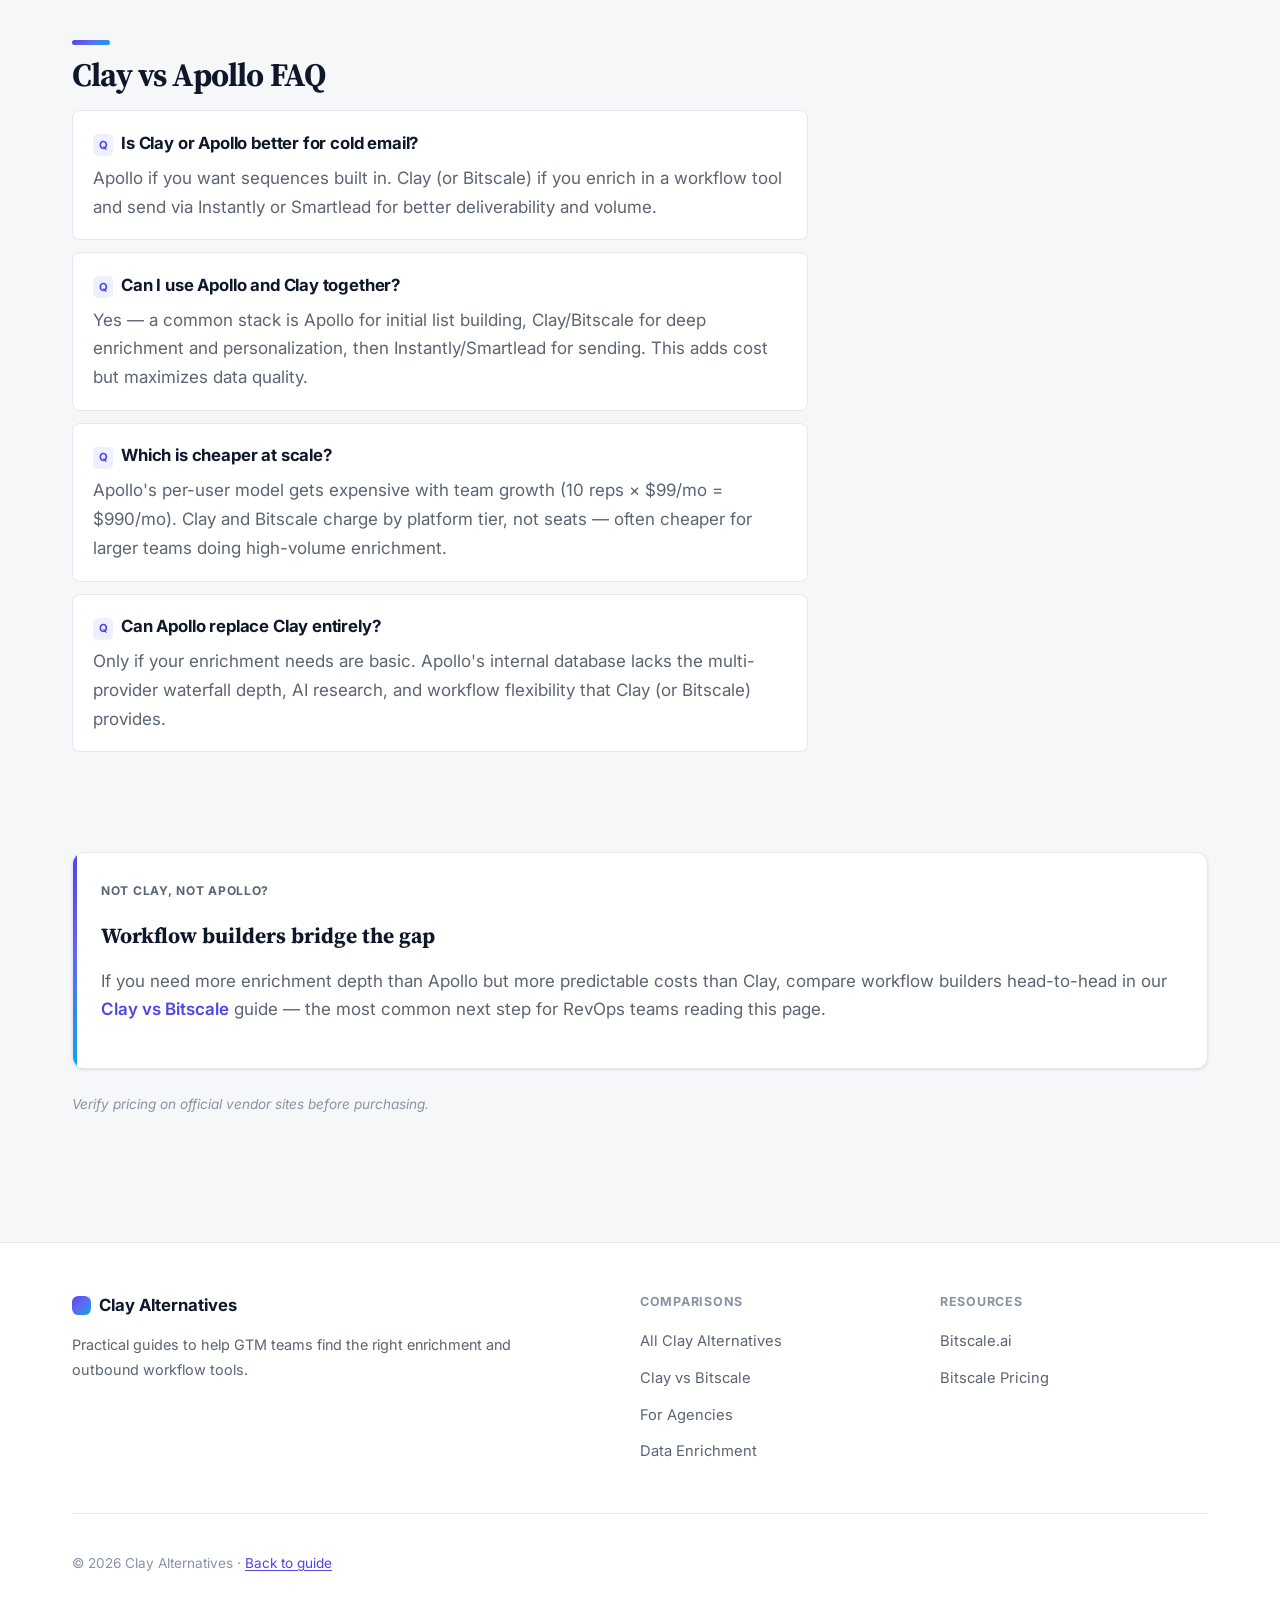
<file: clay-vs-apollo.html>
<!DOCTYPE html>
<html lang="en">
<head>
  <meta charset="UTF-8">
  <meta name="viewport" content="width=device-width, initial-scale=1.0">
  <title>Clay vs Apollo (2026): Workflow Builder vs All-in-One Prospecting</title>
  <meta name="description" content="Clay vs Apollo compared for GTM teams in 2026. Workflow flexibility vs all-in-one database, sequencing, and pricing — which fits your outbound motion?">
  <link rel="canonical" href="https://www.clayalternative.tech/clay-vs-apollo.html">
  <meta name="robots" content="index, follow">

  <meta property="og:type" content="article">
  <meta property="og:url" content="https://www.clayalternative.tech/clay-vs-apollo.html">
  <meta property="og:title" content="Clay vs Apollo (2026): Which Outbound Stack Wins?">
  <meta property="og:description" content="Compare Clay's workflow builder against Apollo's all-in-one prospecting platform.">
  <meta property="og:image" content="https://www.clayalternative.tech/assets/og-image.svg">

  <meta name="twitter:card" content="summary_large_image">
  <meta name="twitter:title" content="Clay vs Apollo (2026)">
  <meta name="twitter:description" content="Compare Clay's workflow builder against Apollo's all-in-one prospecting platform.">
  <meta name="twitter:image" content="https://www.clayalternative.tech/assets/og-image.svg">

  <link rel="preconnect" href="https://fonts.googleapis.com">
  <link rel="preconnect" href="https://fonts.gstatic.com" crossorigin>
  <link href="https://fonts.googleapis.com/css2?family=Inter:wght@400;500;600;700&family=Source+Serif+4:opsz,wght@8..60,600;8..60,700&display=swap" rel="stylesheet">
  <link rel="stylesheet" href="assets/styles.css">

  <script type="application/ld+json">
  {
    "@context": "https://schema.org",
    "@type": "Article",
    "headline": "Clay vs Apollo (2026): Workflow Builder vs All-in-One Prospecting",
    "description": "A comparison of Clay and Apollo for GTM outbound teams.",
    "datePublished": "2026-06-09",
    "dateModified": "2026-06-09",
    "mainEntityOfPage": "https://www.clayalternative.tech/clay-vs-apollo.html"
  }
  </script>
  <script type="application/ld+json">
  {
    "@context": "https://schema.org",
    "@type": "BreadcrumbList",
    "itemListElement": [
      { "@type": "ListItem", "position": 1, "name": "Clay Alternatives", "item": "https://www.clayalternative.tech/" },
      { "@type": "ListItem", "position": 2, "name": "Clay vs Apollo", "item": "https://www.clayalternative.tech/clay-vs-apollo.html" }
    ]
  }
  </script>
  <script type="application/ld+json">
  {
    "@context": "https://schema.org",
    "@type": "FAQPage",
    "mainEntity": [
      {
        "@type": "Question",
        "name": "Is Clay or Apollo better for cold email?",
        "acceptedAnswer": {
          "@type": "Answer",
          "text": "Apollo is better for teams wanting built-in sequences and a dialer in one tool. Clay is better when you need custom enrichment workflows and push to dedicated sending tools like Instantly or Smartlead. Many teams use Apollo for simplicity or Clay plus a sending tool for advanced personalization."
        }
      },
      {
        "@type": "Question",
        "name": "Can Apollo replace Clay?",
        "acceptedAnswer": {
          "@type": "Answer",
          "text": "Apollo can replace Clay for basic list building, enrichment, and sequencing. It cannot replicate Clay's multi-provider waterfall enrichment, Claygent AI research, or complex workflow automation. For RevOps-heavy motions, a workflow tool like Bitscale or Clay is usually a better fit."
        }
      }
    ]
  }
  </script>
</head>
<body>
  <a class="skip-link" href="#main">Skip to content</a>

  <header class="site-header">
    <div class="header-inner">
      <a class="site-logo" href="/">Clay Alternatives</a>
      <nav class="site-nav" aria-label="Main navigation">
        <a href="/">Guide</a>
        <a href="clay-vs-bitscale.html">Clay vs Bitscale</a>
        <a href="clay-vs-apollo.html" aria-current="page">Clay vs Apollo</a>
        <a href="clay-alternatives-for-data-enrichment.html">Enrichment</a>
        <a href="clay-alternatives-for-agencies.html">Agencies</a>
      </nav>
    </div>
  </header>

  <main id="main">
    <div class="container">
      <nav class="breadcrumb" aria-label="Breadcrumb">
        <ol>
          <li><a href="/">Clay Alternatives</a></li>
          <li aria-current="page">Clay vs Apollo</li>
        </ol>
      </nav>

      <article>
        <header class="hero">
          <span class="hero-eyebrow">Head-to-head comparison · June 2026</span>
          <h1>Clay vs Apollo: Workflow Builder or All-in-One?</h1>
          <p class="hero-lead">Clay and Apollo solve different problems. Clay is a flexible enrichment workflow engine; Apollo is a bundled prospecting database with built-in sequences. This guide helps you decide — or discover when a third option like Bitscale bridges the gap.</p>
          <div class="cta-group">
            <a class="btn btn-primary btn-lg" href="#comparison">See comparison table</a>
            <a class="btn btn-secondary" href="/">Full alternatives guide</a>
          </div>
        </header>

        <section class="section">
          <h2>Quick verdict</h2>
          <div class="verdict-grid">
            <div class="verdict-box">
              <h3>Choose Clay if…</h3>
              <p>You need custom multi-provider enrichment, AI research workflows, and push enriched data to dedicated sending tools. You have RevOps capacity to build and maintain workflows.</p>
            </div>
            <div class="verdict-box">
              <h3>Choose Apollo if…</h3>
              <p>You want one tool for finding contacts, basic enrichment, email sequences, and calling. Simplicity and per-user pricing matter more than workflow depth.</p>
            </div>
          </div>
          <p class="text-muted text-sm mt-0">Looking for Clay-like workflows with Apollo-level simplicity? <a href="clay-vs-bitscale.html">Bitscale</a> combines waterfall enrichment with pre-built playbooks and outbound integrations.</p>
        </section>

        <section class="section" id="comparison">
          <h2>Clay vs Apollo feature comparison</h2>

          <div class="table-wrap">
            <table class="comparison-table">
              <thead>
                <tr>
                  <th scope="col">Feature</th>
                  <th scope="col">Clay</th>
                  <th scope="col">Apollo</th>
                </tr>
              </thead>
              <tbody>
                <tr>
                  <td>Core concept</td>
                  <td>Workflow builder — you bring logic and data sources</td>
                  <td>All-in-one database + engagement platform</td>
                </tr>
                <tr>
                  <td>Contact database</td>
                  <td>No native DB — enrich external lists</td>
                  <td>275M+ contacts built in</td>
                </tr>
                <tr>
                  <td>Enrichment depth</td>
                  <td>Deep — 75+ marketplace providers, waterfall</td>
                  <td>Basic — internal data + limited enrichment</td>
                </tr>
                <tr>
                  <td>Email sequences</td>
                  <td>No — push via webhooks to sending tools</td>
                  <td>Built-in sequences + templates</td>
                </tr>
                <tr>
                  <td>Dialer</td>
                  <td>No native dialer</td>
                  <td>Built-in power dialer</td>
                </tr>
                <tr>
                  <td>AI capabilities</td>
                  <td>Claygent (advanced web research)</td>
                  <td>AI email writing, basic research</td>
                </tr>
                <tr>
                  <td>CRM sync</td>
                  <td>HubSpot, Salesforce (Actions metered)</td>
                  <td>Native HubSpot + Salesforce on all paid plans</td>
                </tr>
                <tr>
                  <td>Pricing model</td>
                  <td>Platform fee + credits + metered Actions</td>
                  <td>Per-user subscription with bundled credits</td>
                </tr>
                <tr>
                  <td>Starting price</td>
                  <td>~$185/mo + usage</td>
                  <td>Free tier; paid from ~$49/user/mo</td>
                </tr>
                <tr>
                  <td>Learning curve</td>
                  <td>Steep — builder mindset required</td>
                  <td>Low — designed for individual reps</td>
                </tr>
                <tr>
                  <td>Best for</td>
                  <td>RevOps, agencies, advanced personalization</td>
                  <td>Solo reps, SMB teams, quick outbound</td>
                </tr>
              </tbody>
            </table>
          </div>
        </section>

        <section class="section">
          <h2>Cost at scale: a realistic comparison</h2>
          <p>For a 5-rep team, Apollo at ~$99/user/mo lands around $495/mo with sequences and dialer included. Clay at Growth (~$495/mo) plus credit and Action overages can exceed that for heavy enrichment — or stay lower for light usage. Workflow builders like Bitscale charge by platform tier (~$89–$719/mo), not per seat, which can be cheaper above 5–10 seats doing high-volume enrichment.</p>
          <p class="text-sm text-muted">None of these are universally cheaper — model your actual column count, enrichment volume, and seat count.</p>
        </section>

        <section class="section">
          <h2>When Clay beats Apollo</h2>
          <ul>
            <li><strong>Custom enrichment logic:</strong> Waterfall across 75+ providers, conditional columns, and formula-driven scoring.</li>
            <li><strong>AI research at scale:</strong> Claygent can scrape websites, parse job posts, and build research columns Apollo can't match.</li>
            <li><strong>Dedicated sending stack:</strong> Push to Instantly, Smartlead, or Heyreach with fully enriched, personalized data.</li>
            <li><strong>Agency workflows:</strong> Build reusable templates for multiple clients with provider-level control.</li>
          </ul>

          <h2>When Apollo beats Clay</h2>
          <ul>
            <li><strong>Simplicity:</strong> One login for search, enrich, sequence, and call — no tool stack to manage.</li>
            <li><strong>Cost for small teams:</strong> Free tier and ~$49/user/mo beats Clay's platform fee + usage for 1–3 reps.</li>
            <li><strong>Built-in engagement:</strong> Sequences and dialer included; no need for Instantly or Smartlead.</li>
            <li><strong>CRM on every plan:</strong> HubSpot and Salesforce sync without tier gating.</li>
          </ul>

          <h2>A third path: workflow builders</h2>
          <p>Teams that outgrow Apollo's enrichment depth but find Clay's 2026 pricing unpredictable often evaluate workflow builders in the same category — <a href="clay-vs-bitscale.html">Bitscale</a> and Persana AI. These offer spreadsheet-style waterfalls and outbound push without Apollo's per-user model or Clay's Action metering. See our <a href="/">full guide</a> for category breakdowns.</p>
        </section>

        <section class="section" id="faq">
          <h2>Clay vs Apollo FAQ</h2>
          <ul class="faq-list">
            <li class="faq-item">
              <h3>Is Clay or Apollo better for cold email?</h3>
              <p>Apollo if you want sequences built in. Clay (or Bitscale) if you enrich in a workflow tool and send via Instantly or Smartlead for better deliverability and volume.</p>
            </li>
            <li class="faq-item">
              <h3>Can I use Apollo and Clay together?</h3>
              <p>Yes — a common stack is Apollo for initial list building, Clay/Bitscale for deep enrichment and personalization, then Instantly/Smartlead for sending. This adds cost but maximizes data quality.</p>
            </li>
            <li class="faq-item">
              <h3>Which is cheaper at scale?</h3>
              <p>Apollo's per-user model gets expensive with team growth (10 reps × $99/mo = $990/mo). Clay and Bitscale charge by platform tier, not seats — often cheaper for larger teams doing high-volume enrichment.</p>
            </li>
            <li class="faq-item">
              <h3>Can Apollo replace Clay entirely?</h3>
              <p>Only if your enrichment needs are basic. Apollo's internal database lacks the multi-provider waterfall depth, AI research, and workflow flexibility that Clay (or Bitscale) provides.</p>
            </li>
          </ul>
        </section>

        <aside class="editorial-pick">
          <p class="editorial-pick-label">Not Clay, not Apollo?</p>
          <h2>Workflow builders bridge the gap</h2>
          <p>If you need more enrichment depth than Apollo but more predictable costs than Clay, compare workflow builders head-to-head in our <a class="text-link" href="clay-vs-bitscale.html">Clay vs Bitscale</a> guide — the most common next step for RevOps teams reading this page.</p>
        </aside>

        <p class="disclaimer">Verify pricing on official vendor sites before purchasing.</p>
      </article>
    </div>
  </main>

  <footer class="site-footer">
    <div class="footer-inner">
      <div class="footer-grid">
        <div class="footer-brand">
          <strong>Clay Alternatives</strong>
          <p>Practical guides to help GTM teams find the right enrichment and outbound workflow tools.</p>
        </div>
        <nav class="footer-nav" aria-label="Comparisons">
          <h4>Comparisons</h4>
          <ul>
            <li><a href="/">All Clay Alternatives</a></li>
            <li><a href="clay-vs-bitscale.html">Clay vs Bitscale</a></li>
            <li><a href="clay-alternatives-for-agencies.html">For Agencies</a></li>
            <li><a href="clay-alternatives-for-data-enrichment.html">Data Enrichment</a></li>
          </ul>
        </nav>
        <nav class="footer-nav" aria-label="Resources">
          <h4>Resources</h4>
          <ul>
            <li><a href="https://bitscale.ai/?utm_source=clayalternatives&amp;utm_medium=referral&amp;utm_campaign=clay-alt" rel="noopener sponsored">Bitscale.ai</a></li>
            <li><a href="https://bitscale.ai/pricing?utm_source=clayalternatives&amp;utm_medium=referral&amp;utm_campaign=clay-alt" rel="noopener sponsored">Bitscale Pricing</a></li>
          </ul>
        </nav>
      </div>
      <div class="footer-bottom">
        <p>&copy; 2026 Clay Alternatives · <a href="/">Back to guide</a></p>
      </div>
    </div>
  </footer>
</body>
</html>
</file>
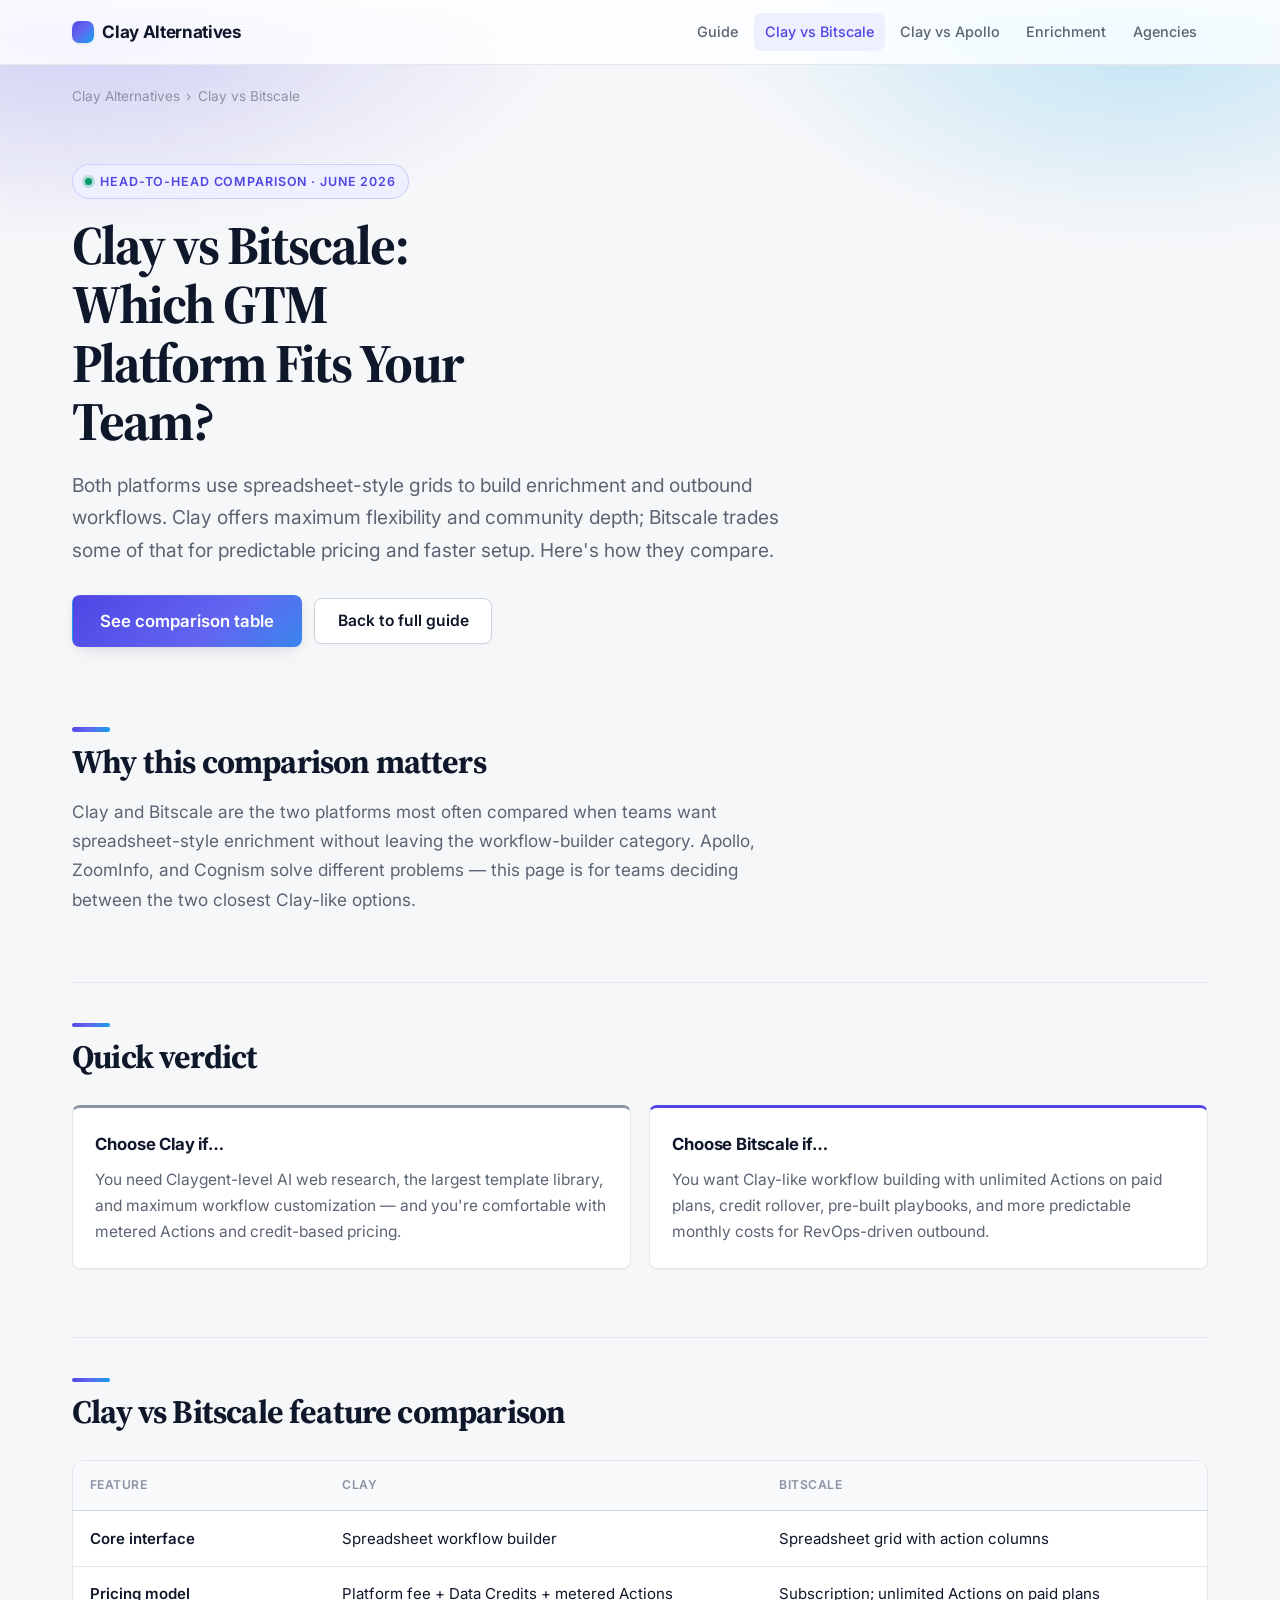
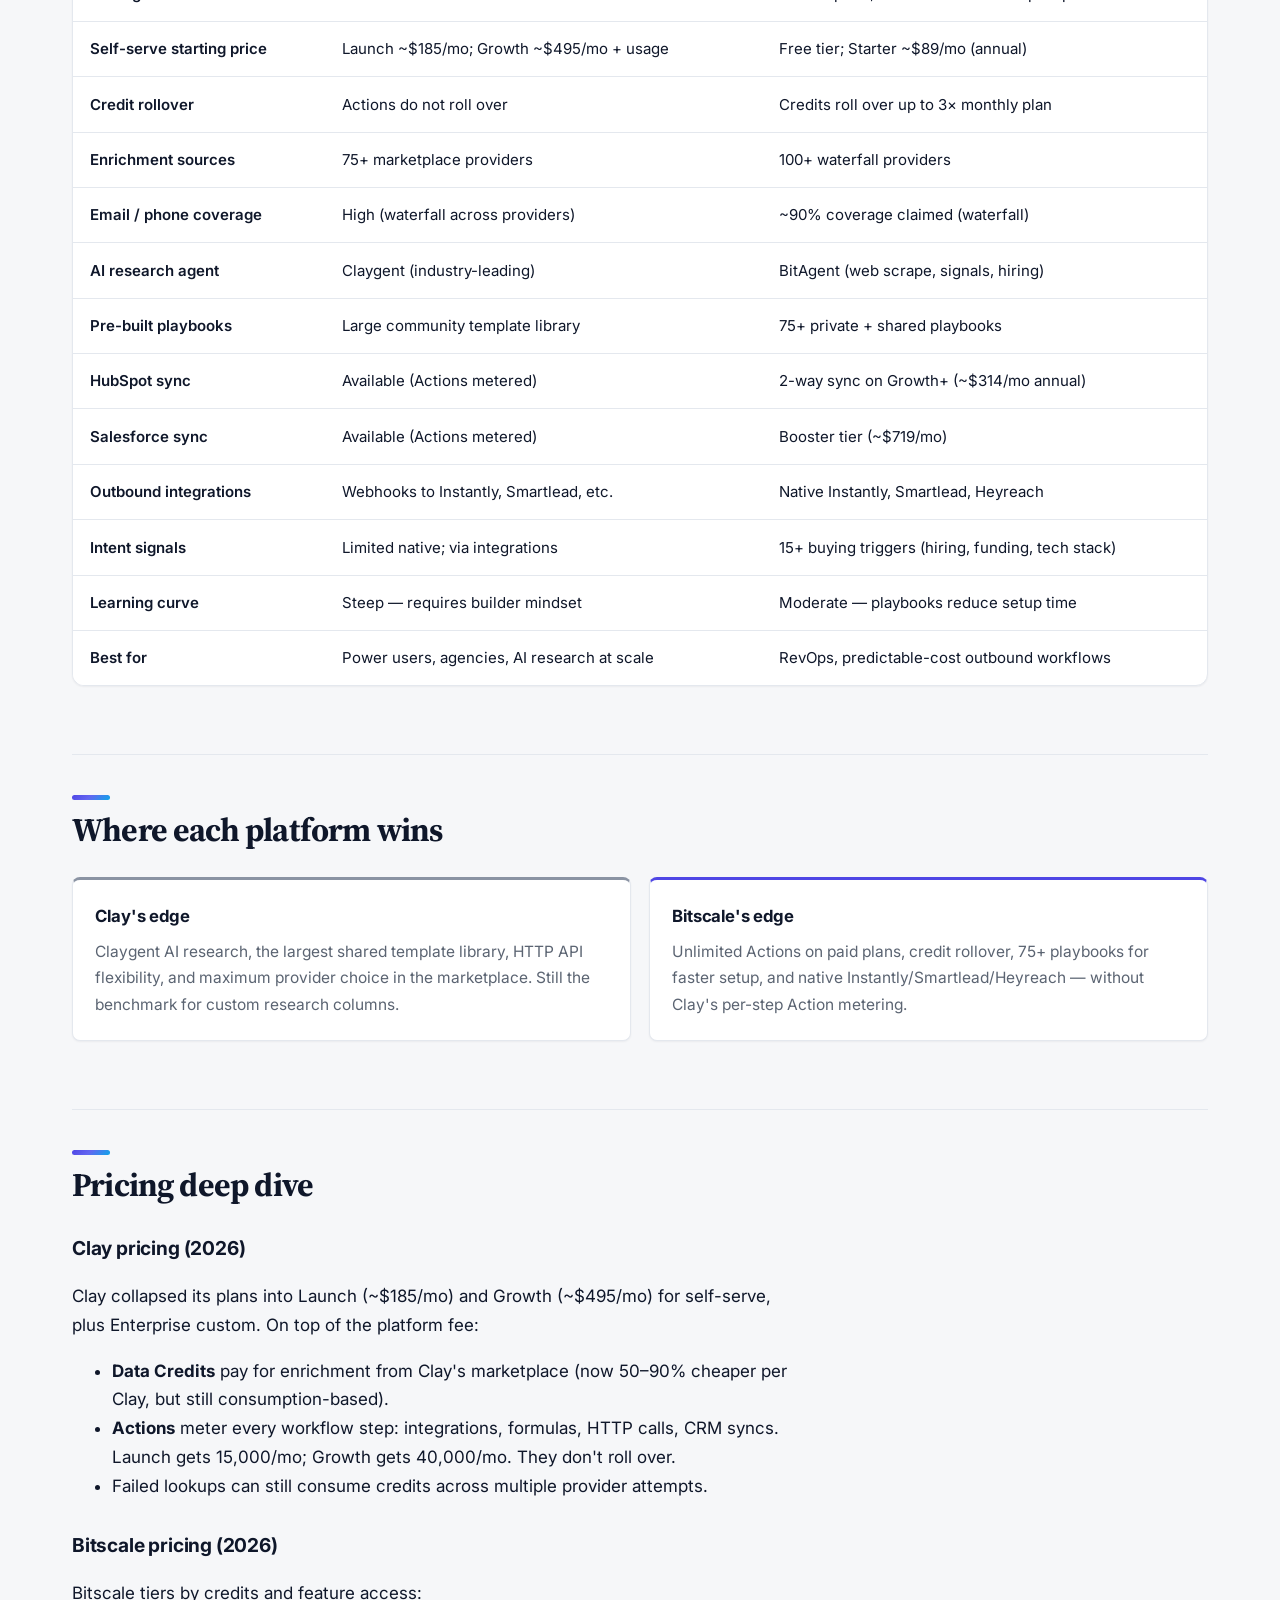
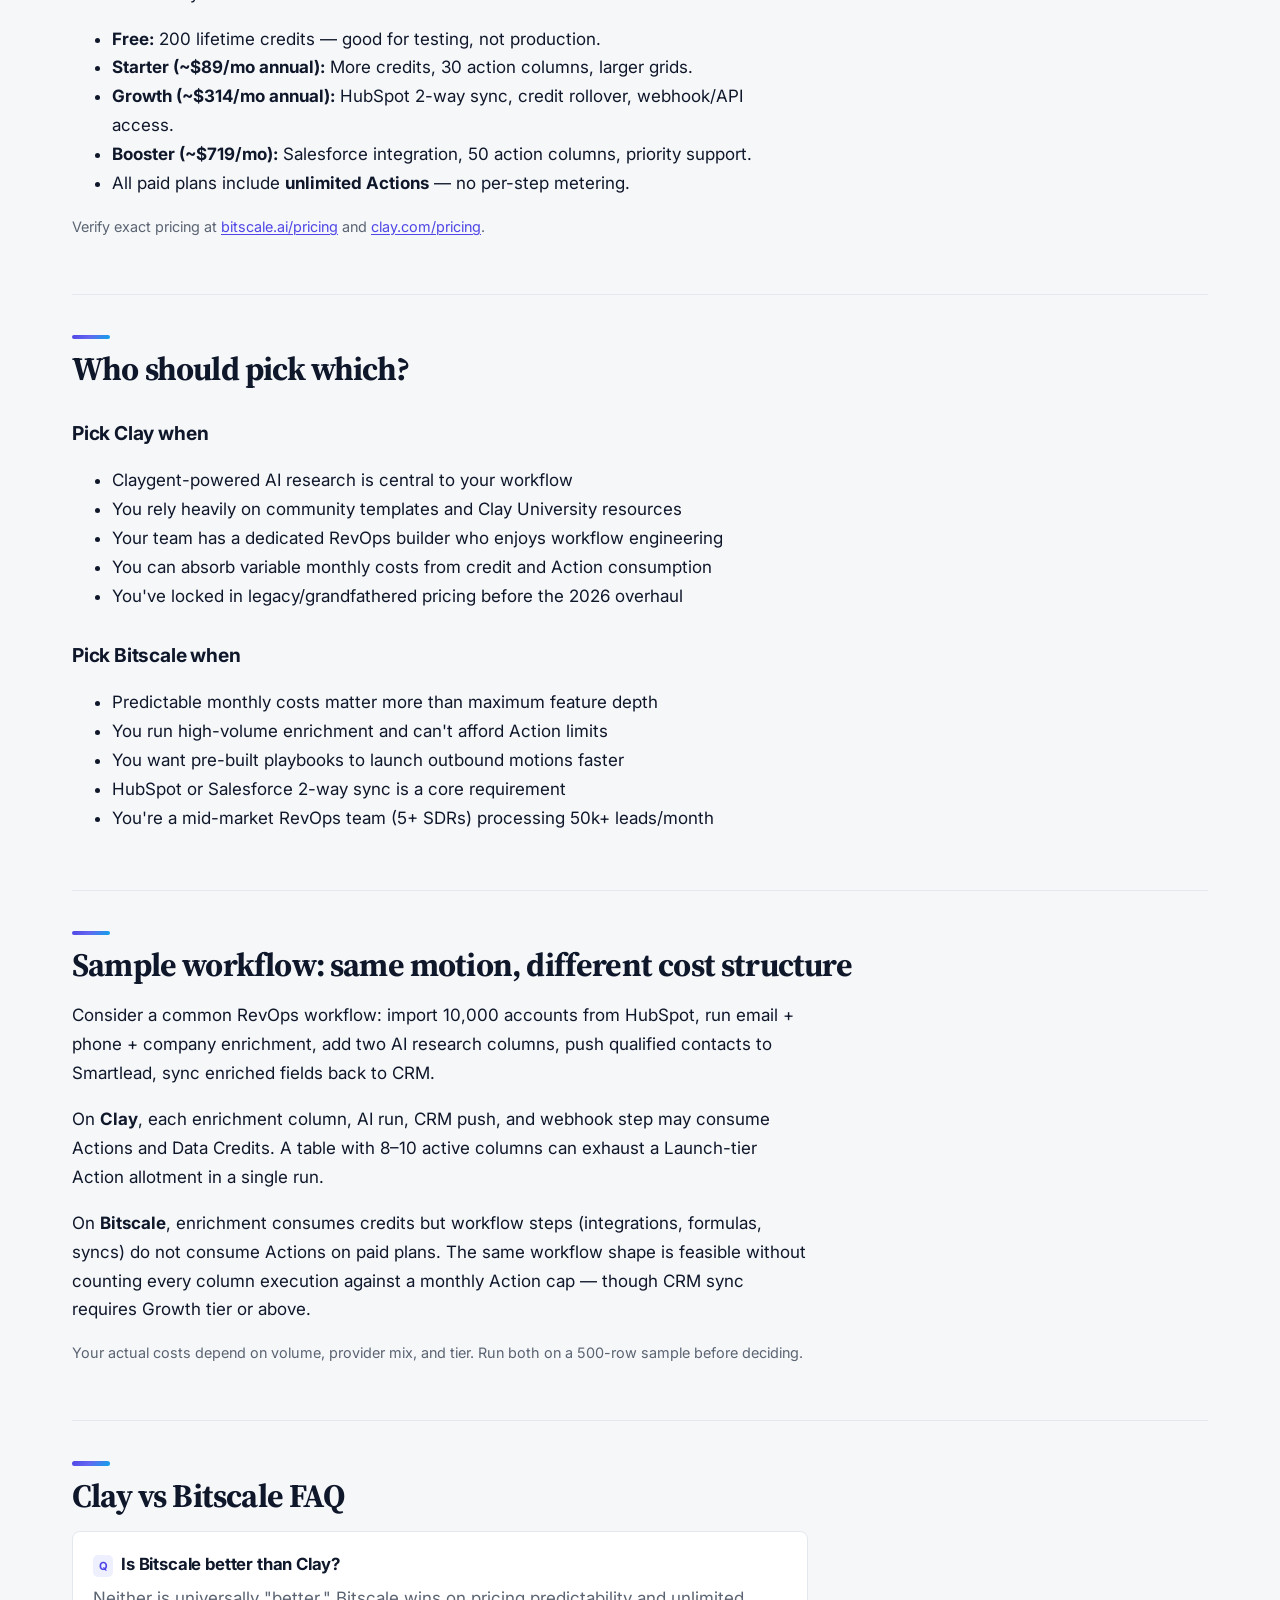
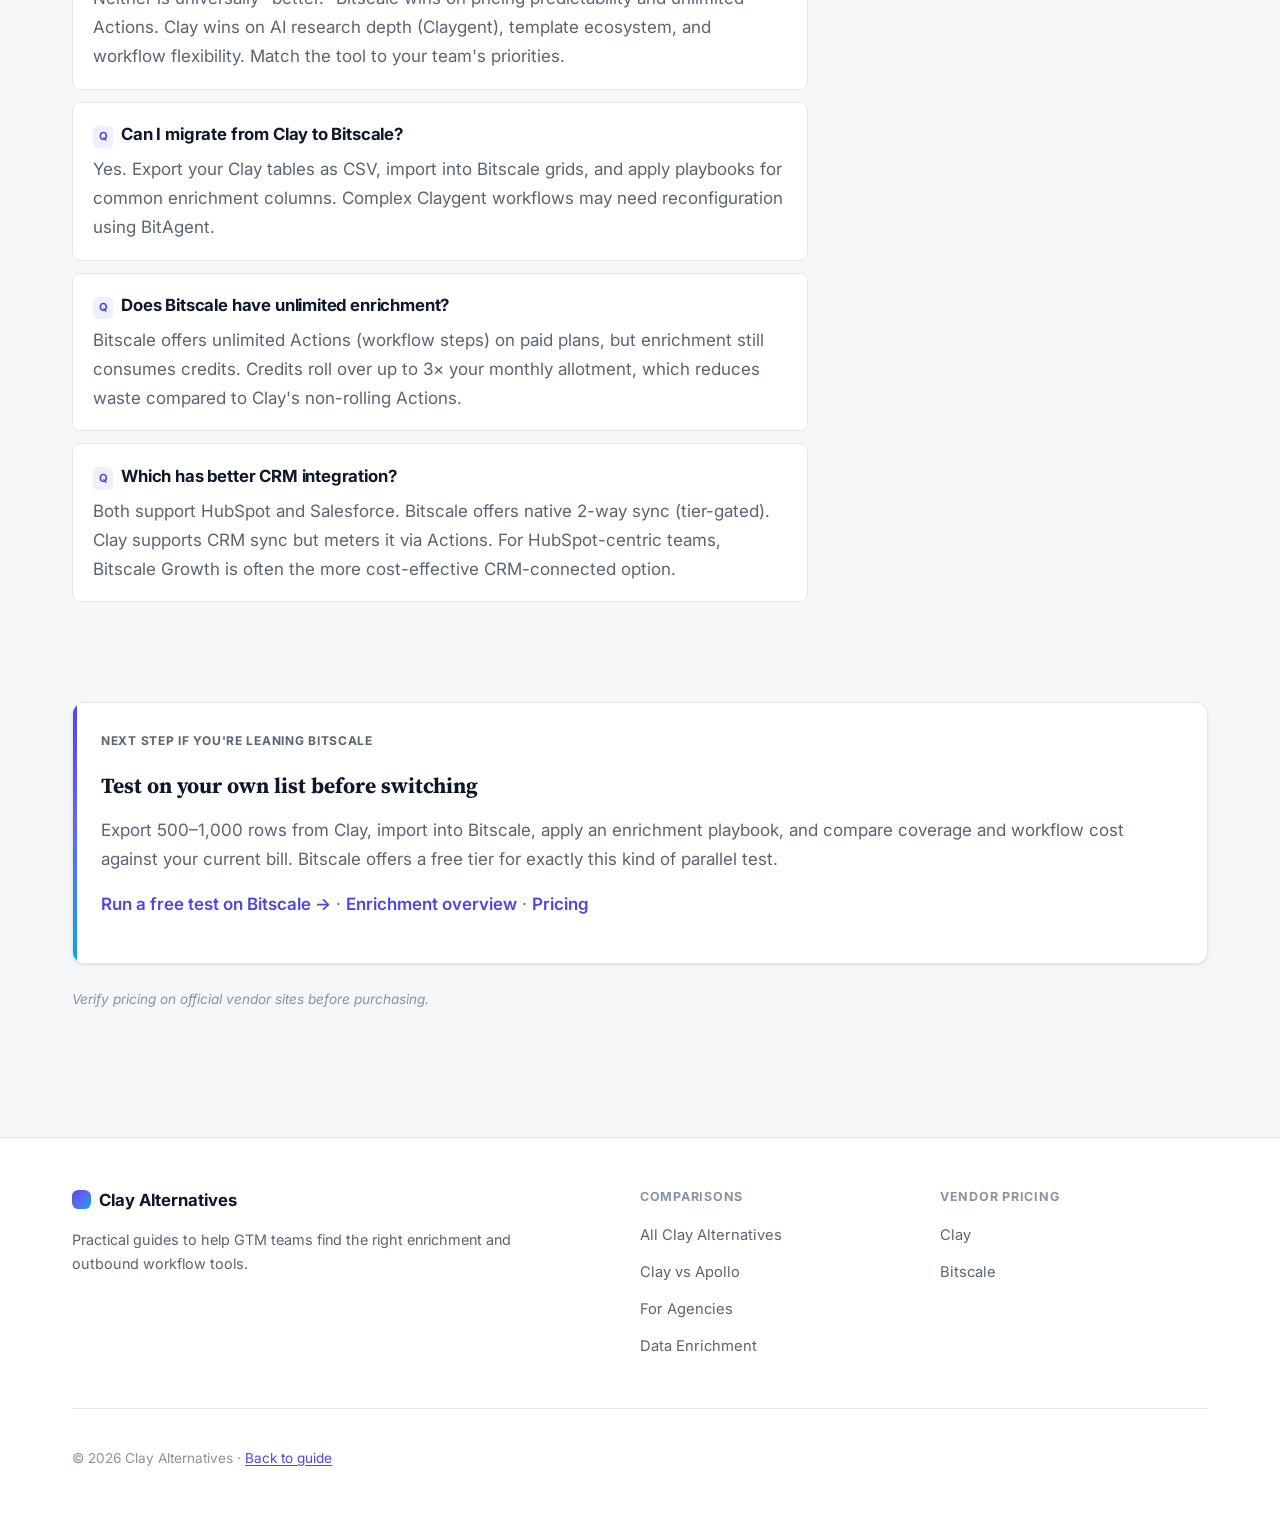
<file: clay-vs-bitscale.html>
<!DOCTYPE html>
<html lang="en">
<head>
  <meta charset="UTF-8">
  <meta name="viewport" content="width=device-width, initial-scale=1.0">
  <title>Clay vs Bitscale (2026): Pricing, Features &amp; Which to Choose</title>
  <meta name="description" content="Clay vs Bitscale comparison for 2026. Compare pricing models, enrichment sources, CRM sync, AI research, and which platform fits your GTM workflow.">
  <link rel="canonical" href="https://www.clayalternative.tech/clay-vs-bitscale.html">
  <meta name="robots" content="index, follow">

  <meta property="og:type" content="article">
  <meta property="og:url" content="https://www.clayalternative.tech/clay-vs-bitscale.html">
  <meta property="og:title" content="Clay vs Bitscale (2026): Which GTM Platform Wins?">
  <meta property="og:description" content="Head-to-head comparison of Clay and Bitscale for enrichment workflows, pricing, and CRM integration.">
  <meta property="og:image" content="https://www.clayalternative.tech/assets/og-image.svg">

  <meta name="twitter:card" content="summary_large_image">
  <meta name="twitter:title" content="Clay vs Bitscale (2026)">
  <meta name="twitter:description" content="Head-to-head comparison of Clay and Bitscale for enrichment workflows.">
  <meta name="twitter:image" content="https://www.clayalternative.tech/assets/og-image.svg">

  <link rel="preconnect" href="https://fonts.googleapis.com">
  <link rel="preconnect" href="https://fonts.gstatic.com" crossorigin>
  <link href="https://fonts.googleapis.com/css2?family=Inter:wght@400;500;600;700&family=Source+Serif+4:opsz,wght@8..60,600;8..60,700&display=swap" rel="stylesheet">
  <link rel="stylesheet" href="assets/styles.css">

  <script type="application/ld+json">
  {
    "@context": "https://schema.org",
    "@type": "Article",
    "headline": "Clay vs Bitscale (2026): Pricing, Features and Which to Choose",
    "description": "A comparison of Clay and Bitscale for GTM enrichment workflows.",
    "datePublished": "2026-06-09",
    "dateModified": "2026-06-09",
    "mainEntityOfPage": "https://www.clayalternative.tech/clay-vs-bitscale.html"
  }
  </script>
  <script type="application/ld+json">
  {
    "@context": "https://schema.org",
    "@type": "BreadcrumbList",
    "itemListElement": [
      { "@type": "ListItem", "position": 1, "name": "Clay Alternatives", "item": "https://www.clayalternative.tech/" },
      { "@type": "ListItem", "position": 2, "name": "Clay vs Bitscale", "item": "https://www.clayalternative.tech/clay-vs-bitscale.html" }
    ]
  }
  </script>
  <script type="application/ld+json">
  {
    "@context": "https://schema.org",
    "@type": "FAQPage",
    "mainEntity": [
      {
        "@type": "Question",
        "name": "Is Bitscale better than Clay?",
        "acceptedAnswer": {
          "@type": "Answer",
          "text": "Bitscale is better for teams prioritizing predictable pricing, unlimited actions on paid plans, and faster time-to-value with pre-built playbooks. Clay is better for teams needing maximum workflow depth, Claygent AI research, and the largest template community."
        }
      },
      {
        "@type": "Question",
        "name": "How does Bitscale pricing compare to Clay?",
        "acceptedAnswer": {
          "@type": "Answer",
          "text": "Clay charges a platform fee plus Data Credits and metered Actions that do not roll over. Bitscale offers subscription tiers with unlimited Actions on paid plans and credit rollover up to 3x monthly allotment. Verify current rates on each vendor site."
        }
      },
      {
        "@type": "Question",
        "name": "Can Bitscale replace Clay for outbound workflows?",
        "acceptedAnswer": {
          "@type": "Answer",
          "text": "For most standard outbound motions — list building, waterfall enrichment, AI personalization, and push to Instantly or Smartlead — yes. Teams with highly custom Claygent research workflows or deep reliance on Clay's template library may still prefer Clay."
        }
      }
    ]
  }
  </script>
</head>
<body>
  <a class="skip-link" href="#main">Skip to content</a>

  <header class="site-header">
    <div class="header-inner">
      <a class="site-logo" href="/">Clay Alternatives</a>
      <nav class="site-nav" aria-label="Main navigation">
        <a href="/">Guide</a>
        <a href="clay-vs-bitscale.html" aria-current="page">Clay vs Bitscale</a>
        <a href="clay-vs-apollo.html">Clay vs Apollo</a>
        <a href="clay-alternatives-for-data-enrichment.html">Enrichment</a>
        <a href="clay-alternatives-for-agencies.html">Agencies</a>
      </nav>
    </div>
  </header>

  <main id="main">
    <div class="container">
      <nav class="breadcrumb" aria-label="Breadcrumb">
        <ol>
          <li><a href="/">Clay Alternatives</a></li>
          <li aria-current="page">Clay vs Bitscale</li>
        </ol>
      </nav>

      <article>
        <header class="hero">
          <span class="hero-eyebrow">Head-to-head comparison · June 2026</span>
          <h1>Clay vs Bitscale: Which GTM Platform Fits Your Team?</h1>
          <p class="hero-lead">Both platforms use spreadsheet-style grids to build enrichment and outbound workflows. Clay offers maximum flexibility and community depth; Bitscale trades some of that for predictable pricing and faster setup. Here's how they compare.</p>
          <div class="cta-group">
            <a class="btn btn-primary btn-lg" href="#comparison">See comparison table</a>
            <a class="btn btn-secondary" href="/">Back to full guide</a>
          </div>
        </header>

        <section class="section">
          <h2>Why this comparison matters</h2>
          <p class="section-intro">Clay and Bitscale are the two platforms most often compared when teams want spreadsheet-style enrichment without leaving the workflow-builder category. Apollo, ZoomInfo, and Cognism solve different problems — this page is for teams deciding between the two closest Clay-like options.</p>
        </section>

        <section class="section">
          <h2>Quick verdict</h2>
          <div class="verdict-grid">
            <div class="verdict-box">
              <h3>Choose Clay if…</h3>
              <p>You need Claygent-level AI web research, the largest template library, and maximum workflow customization — and you're comfortable with metered Actions and credit-based pricing.</p>
            </div>
            <div class="verdict-box">
              <h3>Choose Bitscale if…</h3>
              <p>You want Clay-like workflow building with unlimited Actions on paid plans, credit rollover, pre-built playbooks, and more predictable monthly costs for RevOps-driven outbound.</p>
            </div>
          </div>
        </section>

        <section class="section" id="comparison">
          <h2>Clay vs Bitscale feature comparison</h2>

          <div class="table-wrap">
            <table class="comparison-table">
              <thead>
                <tr>
                  <th scope="col">Feature</th>
                  <th scope="col">Clay</th>
                  <th scope="col">Bitscale</th>
                </tr>
              </thead>
              <tbody>
                <tr>
                  <td>Core interface</td>
                  <td>Spreadsheet workflow builder</td>
                  <td>Spreadsheet grid with action columns</td>
                </tr>
                <tr>
                  <td>Pricing model</td>
                  <td>Platform fee + Data Credits + metered Actions</td>
                  <td>Subscription; unlimited Actions on paid plans</td>
                </tr>
                <tr>
                  <td>Self-serve starting price</td>
                  <td>Launch ~$185/mo; Growth ~$495/mo + usage</td>
                  <td>Free tier; Starter ~$89/mo (annual)</td>
                </tr>
                <tr>
                  <td>Credit rollover</td>
                  <td>Actions do not roll over</td>
                  <td>Credits roll over up to 3× monthly plan</td>
                </tr>
                <tr>
                  <td>Enrichment sources</td>
                  <td>75+ marketplace providers</td>
                  <td>100+ waterfall providers</td>
                </tr>
                <tr>
                  <td>Email / phone coverage</td>
                  <td>High (waterfall across providers)</td>
                  <td>~90% coverage claimed (waterfall)</td>
                </tr>
                <tr>
                  <td>AI research agent</td>
                  <td>Claygent (industry-leading)</td>
                  <td>BitAgent (web scrape, signals, hiring)</td>
                </tr>
                <tr>
                  <td>Pre-built playbooks</td>
                  <td>Large community template library</td>
                  <td>75+ private + shared playbooks</td>
                </tr>
                <tr>
                  <td>HubSpot sync</td>
                  <td>Available (Actions metered)</td>
                  <td>2-way sync on Growth+ (~$314/mo annual)</td>
                </tr>
                <tr>
                  <td>Salesforce sync</td>
                  <td>Available (Actions metered)</td>
                  <td>Booster tier (~$719/mo)</td>
                </tr>
                <tr>
                  <td>Outbound integrations</td>
                  <td>Webhooks to Instantly, Smartlead, etc.</td>
                  <td>Native Instantly, Smartlead, Heyreach</td>
                </tr>
                <tr>
                  <td>Intent signals</td>
                  <td>Limited native; via integrations</td>
                  <td>15+ buying triggers (hiring, funding, tech stack)</td>
                </tr>
                <tr>
                  <td>Learning curve</td>
                  <td>Steep — requires builder mindset</td>
                  <td>Moderate — playbooks reduce setup time</td>
                </tr>
                <tr>
                  <td>Best for</td>
                  <td>Power users, agencies, AI research at scale</td>
                  <td>RevOps, predictable-cost outbound workflows</td>
                </tr>
              </tbody>
            </table>
          </div>
        </section>

        <section class="section">
          <h2>Where each platform wins</h2>
          <div class="verdict-grid">
            <div class="verdict-box">
              <h3>Clay's edge</h3>
              <p>Claygent AI research, the largest shared template library, HTTP API flexibility, and maximum provider choice in the marketplace. Still the benchmark for custom research columns.</p>
            </div>
            <div class="verdict-box">
              <h3>Bitscale's edge</h3>
              <p>Unlimited Actions on paid plans, credit rollover, 75+ playbooks for faster setup, and native Instantly/Smartlead/Heyreach — without Clay's per-step Action metering.</p>
            </div>
          </div>
        </section>

        <section class="section">
          <h2>Pricing deep dive</h2>
          <h3>Clay pricing (2026)</h3>
          <p>Clay collapsed its plans into Launch (~$185/mo) and Growth (~$495/mo) for self-serve, plus Enterprise custom. On top of the platform fee:</p>
          <ul>
            <li><strong>Data Credits</strong> pay for enrichment from Clay's marketplace (now 50–90% cheaper per Clay, but still consumption-based).</li>
            <li><strong>Actions</strong> meter every workflow step: integrations, formulas, HTTP calls, CRM syncs. Launch gets 15,000/mo; Growth gets 40,000/mo. They don't roll over.</li>
            <li>Failed lookups can still consume credits across multiple provider attempts.</li>
          </ul>

          <h3>Bitscale pricing (2026)</h3>
          <p>Bitscale tiers by credits and feature access:</p>
          <ul>
            <li><strong>Free:</strong> 200 lifetime credits — good for testing, not production.</li>
            <li><strong>Starter (~$89/mo annual):</strong> More credits, 30 action columns, larger grids.</li>
            <li><strong>Growth (~$314/mo annual):</strong> HubSpot 2-way sync, credit rollover, webhook/API access.</li>
            <li><strong>Booster (~$719/mo):</strong> Salesforce integration, 50 action columns, priority support.</li>
            <li>All paid plans include <strong>unlimited Actions</strong> — no per-step metering.</li>
          </ul>
          <p class="text-sm text-muted">Verify exact pricing at <a href="https://bitscale.ai/pricing?utm_source=clayalternatives&amp;utm_medium=referral&amp;utm_campaign=clay-alt" rel="noopener sponsored">bitscale.ai/pricing</a> and <a href="https://www.clay.com/pricing" rel="noopener">clay.com/pricing</a>.</p>
        </section>

        <section class="section">
          <h2>Who should pick which?</h2>

          <h3>Pick Clay when</h3>
          <ul>
            <li>Claygent-powered AI research is central to your workflow</li>
            <li>You rely heavily on community templates and Clay University resources</li>
            <li>Your team has a dedicated RevOps builder who enjoys workflow engineering</li>
            <li>You can absorb variable monthly costs from credit and Action consumption</li>
            <li>You've locked in legacy/grandfathered pricing before the 2026 overhaul</li>
          </ul>

          <h3>Pick Bitscale when</h3>
          <ul>
            <li>Predictable monthly costs matter more than maximum feature depth</li>
            <li>You run high-volume enrichment and can't afford Action limits</li>
            <li>You want pre-built playbooks to launch outbound motions faster</li>
            <li>HubSpot or Salesforce 2-way sync is a core requirement</li>
            <li>You're a mid-market RevOps team (5+ SDRs) processing 50k+ leads/month</li>
          </ul>
        </section>

        <section class="section">
          <h2>Sample workflow: same motion, different cost structure</h2>
          <p>Consider a common RevOps workflow: import 10,000 accounts from HubSpot, run email + phone + company enrichment, add two AI research columns, push qualified contacts to Smartlead, sync enriched fields back to CRM.</p>
          <p>On <strong>Clay</strong>, each enrichment column, AI run, CRM push, and webhook step may consume Actions and Data Credits. A table with 8–10 active columns can exhaust a Launch-tier Action allotment in a single run.</p>
          <p>On <strong>Bitscale</strong>, enrichment consumes credits but workflow steps (integrations, formulas, syncs) do not consume Actions on paid plans. The same workflow shape is feasible without counting every column execution against a monthly Action cap — though CRM sync requires Growth tier or above.</p>
          <p class="text-sm text-muted">Your actual costs depend on volume, provider mix, and tier. Run both on a 500-row sample before deciding.</p>
        </section>

        <section class="section" id="faq">
          <h2>Clay vs Bitscale FAQ</h2>
          <ul class="faq-list">
            <li class="faq-item">
              <h3>Is Bitscale better than Clay?</h3>
              <p>Neither is universally "better." Bitscale wins on pricing predictability and unlimited Actions. Clay wins on AI research depth (Claygent), template ecosystem, and workflow flexibility. Match the tool to your team's priorities.</p>
            </li>
            <li class="faq-item">
              <h3>Can I migrate from Clay to Bitscale?</h3>
              <p>Yes. Export your Clay tables as CSV, import into Bitscale grids, and apply playbooks for common enrichment columns. Complex Claygent workflows may need reconfiguration using BitAgent.</p>
            </li>
            <li class="faq-item">
              <h3>Does Bitscale have unlimited enrichment?</h3>
              <p>Bitscale offers unlimited Actions (workflow steps) on paid plans, but enrichment still consumes credits. Credits roll over up to 3× your monthly allotment, which reduces waste compared to Clay's non-rolling Actions.</p>
            </li>
            <li class="faq-item">
              <h3>Which has better CRM integration?</h3>
              <p>Both support HubSpot and Salesforce. Bitscale offers native 2-way sync (tier-gated). Clay supports CRM sync but meters it via Actions. For HubSpot-centric teams, Bitscale Growth is often the more cost-effective CRM-connected option.</p>
            </li>
          </ul>
        </section>

        <aside class="editorial-pick">
          <p class="editorial-pick-label">Next step if you're leaning Bitscale</p>
          <h2>Test on your own list before switching</h2>
          <p>Export 500–1,000 rows from Clay, import into Bitscale, apply an enrichment playbook, and compare coverage and workflow cost against your current bill. Bitscale offers a free tier for exactly this kind of parallel test.</p>
          <p><a class="text-link" href="https://bitscale.ai/?utm_source=clayalternatives&amp;utm_medium=referral&amp;utm_campaign=clay-alt" rel="noopener sponsored">Run a free test on Bitscale →</a> · <a class="text-link" href="https://bitscale.ai/solutions/lp-data-enrichment?utm_source=clayalternatives&amp;utm_medium=referral&amp;utm_campaign=clay-alt" rel="noopener sponsored">Enrichment overview</a> · <a class="text-link" href="https://bitscale.ai/pricing?utm_source=clayalternatives&amp;utm_medium=referral&amp;utm_campaign=clay-alt" rel="noopener sponsored">Pricing</a></p>
        </aside>

        <p class="disclaimer">Verify pricing on official vendor sites before purchasing.</p>
      </article>
    </div>
  </main>

  <footer class="site-footer">
    <div class="footer-inner">
      <div class="footer-grid">
        <div class="footer-brand">
          <strong>Clay Alternatives</strong>
          <p>Practical guides to help GTM teams find the right enrichment and outbound workflow tools.</p>
        </div>
        <nav class="footer-nav" aria-label="Comparisons">
          <h4>Comparisons</h4>
          <ul>
            <li><a href="/">All Clay Alternatives</a></li>
            <li><a href="clay-vs-apollo.html">Clay vs Apollo</a></li>
            <li><a href="clay-alternatives-for-agencies.html">For Agencies</a></li>
            <li><a href="clay-alternatives-for-data-enrichment.html">Data Enrichment</a></li>
          </ul>
        </nav>
        <nav class="footer-nav" aria-label="Vendor pricing">
          <h4>Vendor pricing</h4>
          <ul>
            <li><a href="https://www.clay.com/pricing" rel="noopener">Clay</a></li>
            <li><a href="https://bitscale.ai/pricing?utm_source=clayalternatives&amp;utm_medium=referral&amp;utm_campaign=clay-alt" rel="noopener sponsored">Bitscale</a></li>
          </ul>
        </nav>
      </div>
      <div class="footer-bottom">
        <p>&copy; 2026 Clay Alternatives · <a href="/">Back to guide</a></p>
      </div>
    </div>
  </footer>
</body>
</html>
</file>
<file: assets/styles.css>
/* Clay Alternatives — SEO/AEO-first static microsite
   Visual system v2: refined typography, depth, motion, dark mode. */

:root {
  --color-bg: #f6f7f9;
  --color-bg-alt: #eef1f5;
  --color-surface: #ffffff;
  --color-surface-2: #f8fafc;
  --color-text: #0f172a;
  --color-text-muted: #5b6472;
  --color-text-soft: #8a93a3;
  --color-border: #e4e8ee;
  --color-border-strong: #cdd4de;
  --color-accent: #4f46e5;
  --color-accent-hover: #4338ca;
  --color-accent-soft: #eef0ff;
  --color-accent-2: #0ea5e9;
  --color-highlight: #fef3c7;
  --color-success: #059669;
  --color-success-soft: #ecfdf5;
  --color-warning: #d97706;
  --color-danger: #e11d48;

  --font-sans: "Inter", ui-sans-serif, system-ui, -apple-system, BlinkMacSystemFont, "Segoe UI", Roboto, sans-serif;
  --font-serif: "Source Serif 4", Georgia, "Times New Roman", serif;

  --max-width: 74rem;
  --reading-width: 46rem;
  --radius-sm: 0.5rem;
  --radius: 0.75rem;
  --radius-lg: 1.25rem;

  --shadow-xs: 0 1px 2px rgba(15, 23, 42, 0.05);
  --shadow-sm: 0 1px 3px rgba(15, 23, 42, 0.08), 0 1px 2px rgba(15, 23, 42, 0.04);
  --shadow-md: 0 8px 24px -8px rgba(15, 23, 42, 0.12), 0 2px 6px rgba(15, 23, 42, 0.05);
  --shadow-lg: 0 24px 48px -16px rgba(15, 23, 42, 0.18);

  --gradient-accent: linear-gradient(135deg, #4f46e5 0%, #6366f1 45%, #0ea5e9 100%);
  --gradient-text: linear-gradient(120deg, #4f46e5 0%, #0ea5e9 100%);

  --ease: cubic-bezier(0.4, 0, 0.2, 1);
  --header-h: 4rem;
}

@media (prefers-color-scheme: dark) {
  :root {
    --color-bg: #0b1120;
    --color-bg-alt: #0f172a;
    --color-surface: #131c2e;
    --color-surface-2: #1a2438;
    --color-text: #f1f5f9;
    --color-text-muted: #a3adbe;
    --color-text-soft: #76808f;
    --color-border: #243049;
    --color-border-strong: #324063;
    --color-accent: #818cf8;
    --color-accent-hover: #a5b4fc;
    --color-accent-soft: #1c2541;
    --color-accent-2: #38bdf8;
    --color-highlight: #422006;
    --color-success: #34d399;
    --color-success-soft: #052e21;
    --shadow-xs: 0 1px 2px rgba(0, 0, 0, 0.4);
    --shadow-sm: 0 1px 3px rgba(0, 0, 0, 0.5);
    --shadow-md: 0 8px 24px -8px rgba(0, 0, 0, 0.6);
    --shadow-lg: 0 24px 48px -16px rgba(0, 0, 0, 0.7);
  }
}

*,
*::before,
*::after { box-sizing: border-box; }

html {
  scroll-behavior: smooth;
  scroll-padding-top: calc(var(--header-h) + 1rem);
  -webkit-text-size-adjust: 100%;
}

body {
  margin: 0;
  font-family: var(--font-sans);
  font-size: 1.0625rem;
  line-height: 1.7;
  color: var(--color-text);
  background-color: var(--color-bg);
  background-image:
    radial-gradient(48rem 30rem at 85% -8%, color-mix(in srgb, var(--color-accent-2) 10%, transparent), transparent 60%),
    radial-gradient(42rem 28rem at 0% 0%, color-mix(in srgb, var(--color-accent) 9%, transparent), transparent 55%);
  background-attachment: fixed;
  background-repeat: no-repeat;
  -webkit-font-smoothing: antialiased;
  text-rendering: optimizeLegibility;
}

img { max-width: 100%; height: auto; }

a {
  color: var(--color-accent);
  text-decoration-thickness: 1px;
  text-underline-offset: 2px;
  transition: color 0.15s var(--ease);
}
a:hover { color: var(--color-accent-hover); }

:focus-visible {
  outline: 2px solid var(--color-accent);
  outline-offset: 3px;
  border-radius: 2px;
}

::selection { background: var(--color-accent); color: #fff; }

.skip-link {
  position: absolute;
  top: -100%;
  left: 1rem;
  z-index: 1000;
  padding: 0.75rem 1rem;
  background: var(--color-accent);
  color: #fff;
  border-radius: var(--radius-sm);
  text-decoration: none;
}
.skip-link:focus { top: 1rem; }

/* ---------- Header ---------- */
.site-header {
  position: sticky;
  top: 0;
  z-index: 100;
  background: color-mix(in srgb, var(--color-surface) 80%, transparent);
  backdrop-filter: saturate(180%) blur(12px);
  -webkit-backdrop-filter: saturate(180%) blur(12px);
  border-bottom: 1px solid var(--color-border);
}

.header-inner {
  max-width: var(--max-width);
  margin: 0 auto;
  min-height: var(--header-h);
  padding: 0.625rem 1.5rem;
  display: flex;
  align-items: center;
  justify-content: space-between;
  gap: 1rem;
}

.site-logo {
  display: inline-flex;
  align-items: center;
  gap: 0.5rem;
  font-weight: 700;
  font-size: 1.075rem;
  color: var(--color-text);
  text-decoration: none;
  letter-spacing: -0.02em;
}
.site-logo::before {
  content: "";
  width: 1.4rem;
  height: 1.4rem;
  border-radius: 0.45rem;
  background: var(--gradient-accent);
  box-shadow: var(--shadow-sm);
  flex-shrink: 0;
}
.site-logo:hover { color: var(--color-text); }

.site-logo { flex-shrink: 0; }

.site-nav {
  display: flex;
  align-items: center;
  gap: 0.25rem;
}
.site-nav a { white-space: nowrap; }

/* Mobile: nav scrolls horizontally instead of wrapping over the logo */
@media (max-width: 720px) {
  .header-inner { gap: 0.75rem; }
  .site-logo { font-size: 0; gap: 0; }
  .site-logo::before { width: 1.6rem; height: 1.6rem; }
  .site-nav {
    overflow-x: auto;
    -webkit-overflow-scrolling: touch;
    scrollbar-width: none;
    -ms-overflow-style: none;
    margin-right: -0.5rem;
    padding-right: 0.5rem;
  }
  .site-nav::-webkit-scrollbar { display: none; }
  .site-nav a { font-size: 0.85rem; padding: 0.4rem 0.55rem; }
}
.site-nav a {
  color: var(--color-text-muted);
  text-decoration: none;
  font-size: 0.9rem;
  font-weight: 500;
  padding: 0.4rem 0.7rem;
  border-radius: 0.5rem;
  transition: color 0.15s var(--ease), background 0.15s var(--ease);
}
.site-nav a:hover { color: var(--color-text); background: var(--color-bg-alt); }
.site-nav a[aria-current="page"] {
  color: var(--color-accent);
  background: var(--color-accent-soft);
}

/* ---------- Layout ---------- */
.container {
  max-width: var(--max-width);
  margin: 0 auto;
  padding: 0 1.5rem;
}
main { padding-bottom: 4rem; }

/* Long-form text columns stay readable */
.section > p,
.section > ul,
.section > ol,
.hero-lead,
.section-intro,
.glossary { max-width: var(--reading-width); }

/* ---------- Breadcrumb ---------- */
.breadcrumb {
  padding: 1.25rem 0 0;
  font-size: 0.85rem;
  color: var(--color-text-soft);
}
.breadcrumb ol {
  list-style: none; margin: 0; padding: 0;
  display: flex; flex-wrap: wrap; gap: 0.4rem; align-items: center;
}
.breadcrumb li + li::before {
  content: "›"; margin-right: 0.4rem; color: var(--color-text-soft);
}
.breadcrumb a { color: var(--color-text-soft); text-decoration: none; }
.breadcrumb a:hover { color: var(--color-accent); }

/* ---------- Hero ---------- */
.hero {
  position: relative;
  padding: 3.5rem 0 2.5rem;
}
.hero::before {
  content: "";
  position: absolute;
  inset: -6rem -20% auto -20%;
  height: 26rem;
  background:
    radial-gradient(40rem 20rem at 18% 0%, color-mix(in srgb, var(--color-accent) 18%, transparent), transparent 70%),
    radial-gradient(34rem 18rem at 82% 8%, color-mix(in srgb, var(--color-accent-2) 16%, transparent), transparent 70%);
  filter: blur(8px);
  z-index: -1;
  pointer-events: none;
}

.hero-eyebrow {
  display: inline-flex;
  align-items: center;
  gap: 0.5rem;
  font-size: 0.78rem;
  font-weight: 600;
  text-transform: uppercase;
  letter-spacing: 0.07em;
  color: var(--color-accent);
  background: var(--color-accent-soft);
  border: 1px solid color-mix(in srgb, var(--color-accent) 20%, transparent);
  padding: 0.35rem 0.75rem;
  border-radius: 999px;
  margin-bottom: 1.1rem;
}
.hero-eyebrow::before {
  content: "";
  width: 0.45rem; height: 0.45rem; border-radius: 50%;
  background: var(--color-success);
  box-shadow: 0 0 0 3px color-mix(in srgb, var(--color-success) 25%, transparent);
}

.hero h1 {
  font-family: var(--font-serif);
  font-size: clamp(2.25rem, 5.5vw, 3.4rem);
  line-height: 1.08;
  letter-spacing: -0.035em;
  margin: 0 0 1.1rem;
  max-width: 18ch;
  color: var(--color-text);
}

.hero-lead {
  font-size: clamp(1.075rem, 1.6vw, 1.2rem);
  color: var(--color-text-muted);
  margin: 0 0 1.75rem;
}

.hero-meta {
  display: inline-flex;
  align-items: center;
  gap: 0.5rem;
  font-size: 0.85rem;
  color: var(--color-text-soft);
  margin-top: 1.25rem;
}
.hero-meta::before {
  content: "🕒";
  font-size: 0.85rem;
}

/* Hero two-column layout */
.hero-grid {
  display: grid;
  grid-template-columns: 1fr;
  gap: 2.5rem;
  align-items: center;
}
@media (min-width: 980px) {
  .hero-grid { grid-template-columns: 1.15fr 0.85fr; gap: 3rem; }
}
.hero-content { min-width: 0; }
.hero h1 { max-width: 16ch; }

/* Floating "at a glance" visual card */
.hero-visual { display: none; }
@media (min-width: 980px) { .hero-visual { display: block; } }
.hero-card {
  background: color-mix(in srgb, var(--color-surface) 88%, transparent);
  border: 1px solid var(--color-border);
  border-radius: var(--radius-lg);
  padding: 1.4rem 1.5rem 1.5rem;
  box-shadow: var(--shadow-lg);
  backdrop-filter: blur(6px);
  -webkit-backdrop-filter: blur(6px);
  transform: perspective(1200px) rotateY(-4deg) rotateX(2deg);
  transition: transform 0.4s var(--ease);
}
.hero-card:hover { transform: perspective(1200px) rotateY(0deg) rotateX(0deg); }
.hero-card-head {
  display: flex; align-items: center; gap: 0.4rem;
  padding-bottom: 0.9rem; margin-bottom: 1rem;
  border-bottom: 1px solid var(--color-border);
}
.hero-card-dot {
  width: 0.6rem; height: 0.6rem; border-radius: 50%;
  background: var(--color-border-strong);
}
.hero-card-dot:nth-child(1) { background: #f87171; }
.hero-card-dot:nth-child(2) { background: #fbbf24; }
.hero-card-dot:nth-child(3) { background: #34d399; }
.hero-card-title {
  margin-left: auto;
  font-size: 0.74rem; font-weight: 600;
  text-transform: uppercase; letter-spacing: 0.05em;
  color: var(--color-text-soft);
}
.hero-card-list { list-style: none; margin: 0; padding: 0; display: grid; gap: 0.85rem; }
.hero-card-list li {
  display: grid;
  grid-template-columns: 5.5rem auto 1fr;
  align-items: center;
  gap: 0.6rem;
}
.hero-card-list .tool-name { font-weight: 600; font-size: 0.92rem; }
.tool-tag {
  font-size: 0.68rem; font-weight: 600;
  padding: 0.15rem 0.5rem; border-radius: 999px;
  white-space: nowrap;
  background: var(--color-accent-soft); color: var(--color-accent);
}
.tag-builder { background: var(--color-accent-soft); color: var(--color-accent); }
.tag-platform { background: color-mix(in srgb, var(--color-accent-2) 16%, transparent); color: var(--color-accent-2); }
.tag-api { background: var(--color-success-soft); color: var(--color-success); }
.tag-db { background: var(--color-bg-alt); color: var(--color-text-muted); }
.hero-card-list .bar {
  height: 0.45rem; border-radius: 999px;
  background: var(--color-bg-alt);
  overflow: hidden;
}
.hero-card-list .bar i {
  display: block; height: 100%;
  background: var(--gradient-accent);
  border-radius: 999px;
}
.hero-card-note {
  margin: 1.1rem 0 0; padding-top: 0.9rem;
  border-top: 1px solid var(--color-border);
  font-size: 0.82rem; font-weight: 600;
  color: var(--color-accent);
}

/* Hero stats bar */
.hero-stats {
  display: grid;
  grid-template-columns: repeat(2, 1fr);
  gap: 1px;
  margin: 2.5rem 0 0;
  padding: 0;
  background: var(--color-border);
  border: 1px solid var(--color-border);
  border-radius: var(--radius);
  overflow: hidden;
}
@media (min-width: 640px) { .hero-stats { grid-template-columns: repeat(4, 1fr); } }
.hero-stats > div {
  background: var(--color-surface);
  padding: 1.1rem 1.25rem;
}
.hero-stats dt {
  font-family: var(--font-serif);
  font-size: clamp(1.6rem, 3vw, 2.1rem);
  font-weight: 700;
  line-height: 1;
  letter-spacing: -0.03em;
  background: var(--gradient-text);
  -webkit-background-clip: text;
  background-clip: text;
  -webkit-text-fill-color: transparent;
  color: var(--color-accent);
}
.hero-stats dd {
  margin: 0.35rem 0 0;
  font-size: 0.82rem;
  color: var(--color-text-muted);
}

/* ---------- Buttons ---------- */
.cta-group { display: flex; flex-wrap: wrap; gap: 0.75rem; align-items: center; }

.btn {
  display: inline-flex;
  align-items: center;
  justify-content: center;
  gap: 0.5rem;
  padding: 0.8rem 1.4rem;
  font-family: inherit;
  font-size: 0.975rem;
  font-weight: 600;
  line-height: 1.2;
  border-radius: var(--radius-sm);
  text-decoration: none;
  border: 1px solid transparent;
  cursor: pointer;
  transition: transform 0.18s var(--ease), box-shadow 0.18s var(--ease), background 0.18s var(--ease), border-color 0.18s var(--ease);
}
.btn:hover { transform: translateY(-2px); }
.btn:active { transform: translateY(0); }

.btn-primary {
  background: var(--gradient-accent);
  background-size: 140% 140%;
  color: #fff;
  box-shadow: var(--shadow-md);
}
.btn-primary:hover { color: #fff; box-shadow: var(--shadow-lg); background-position: 100% 0; }

.btn-secondary {
  background: var(--color-surface);
  color: var(--color-text);
  border-color: var(--color-border-strong);
  box-shadow: var(--shadow-xs);
}
.btn-secondary:hover { border-color: var(--color-accent); color: var(--color-accent); }

.btn-lg { padding: 0.95rem 1.7rem; font-size: 1.05rem; }

/* Arrow affordance for links ending with → handled inline */

/* ---------- CTA bands (kept, restyled subtle) ---------- */
.cta-band {
  position: relative;
  overflow: hidden;
  background: var(--gradient-accent);
  color: #fff;
  border-radius: var(--radius-lg);
  padding: 2.5rem 1.75rem;
  margin: 3rem 0;
  text-align: center;
  box-shadow: var(--shadow-lg);
}
.cta-band::after {
  content: "";
  position: absolute;
  inset: 0;
  background: radial-gradient(20rem 12rem at 80% -20%, rgba(255,255,255,0.25), transparent 70%);
  pointer-events: none;
}
.cta-band h2 { font-family: var(--font-serif); font-size: clamp(1.4rem, 3vw, 1.9rem); margin: 0 0 0.75rem; color: #fff; }
.cta-band p { margin: 0 auto 1.5rem; max-width: 38rem; opacity: 0.95; }
.cta-band .btn-primary { background: #fff; color: var(--color-accent); box-shadow: var(--shadow-md); }
.cta-band .btn-primary:hover { background: #f1f5ff; color: var(--color-accent-hover); }

.cta-inline {
  background: var(--color-accent-soft);
  border: 1px solid color-mix(in srgb, var(--color-accent) 22%, transparent);
  border-radius: var(--radius);
  padding: 1.75rem;
  margin: 2.5rem 0;
  max-width: var(--reading-width);
}
.cta-inline h3 { margin: 0 0 0.5rem; font-size: 1.2rem; }
.cta-inline p { margin: 0 0 1rem; color: var(--color-text-muted); }

/* ---------- Sections ---------- */
.section { padding: 2.5rem 0; scroll-margin-top: calc(var(--header-h) + 1rem); }

.section h2 {
  font-family: var(--font-serif);
  font-size: clamp(1.6rem, 3.2vw, 2.05rem);
  line-height: 1.2;
  letter-spacing: -0.025em;
  margin: 0 0 1rem;
  padding-top: 0.9rem;
  position: relative;
}
.section h2::before {
  content: "";
  position: absolute;
  top: 0;
  left: 0;
  width: 2.4rem;
  height: 0.28rem;
  border-radius: 999px;
  background: var(--gradient-accent);
}
/* Headings that aren't true section headers shouldn't get the accent bar */
.toc h2::before,
.cta-band h2::before,
.editorial-pick h2::before { display: none; }
.toc h2, .cta-band h2, .editorial-pick h2 { padding-top: 0; }

.section h3 {
  font-size: 1.2rem;
  letter-spacing: -0.01em;
  margin: 1.75rem 0 0.6rem;
}

.section-intro {
  font-size: 1.075rem;
  color: var(--color-text-muted);
  margin: 0 0 1.75rem;
}

/* Section divider accent under main H2s within the article flow */
.section + .section { border-top: 1px solid var(--color-border); }

/* ---------- Quick answer / TL;DR (AEO) ---------- */
.answer-box {
  position: relative;
  background: var(--color-surface);
  border: 1px solid var(--color-border);
  border-left: 4px solid var(--color-accent);
  border-radius: var(--radius);
  padding: 1.5rem 1.6rem;
  margin: 0 0 2rem;
  box-shadow: var(--shadow-sm);
}
.answer-box .answer-label {
  font-size: 0.75rem;
  font-weight: 700;
  text-transform: uppercase;
  letter-spacing: 0.08em;
  color: var(--color-accent);
  margin-bottom: 0.5rem;
}
.answer-box p { margin: 0 0 0.75rem; font-size: 1.05rem; }
.answer-box p:last-child { margin-bottom: 0; }
.answer-box strong { color: var(--color-text); }

/* ---------- Table of contents ---------- */
.toc {
  background: var(--color-surface-2);
  border: 1px solid var(--color-border);
  border-radius: var(--radius);
  padding: 1.25rem 1.5rem;
  margin: 0 0 2rem;
}
.toc h2 {
  font-family: var(--font-sans);
  font-size: 0.78rem !important;
  text-transform: uppercase;
  letter-spacing: 0.08em;
  color: var(--color-text-soft);
  margin: 0 0 0.75rem;
}
.toc ol {
  list-style: none;
  margin: 0; padding: 0;
  display: grid;
  gap: 0.4rem 1.5rem;
  counter-reset: toc;
}
@media (min-width: 640px) { .toc ol { grid-template-columns: 1fr 1fr; } }
.toc li { counter-increment: toc; }
.toc a {
  display: flex;
  align-items: baseline;
  gap: 0.6rem;
  text-decoration: none;
  color: var(--color-text-muted);
  font-size: 0.95rem;
  padding: 0.15rem 0;
}
.toc a::before {
  content: counter(toc, decimal-leading-zero);
  font-variant-numeric: tabular-nums;
  font-size: 0.78rem;
  font-weight: 600;
  color: var(--color-accent);
  opacity: 0.7;
}
.toc a:hover { color: var(--color-accent); }

/* ---------- Cards ---------- */
.card-grid { display: grid; gap: 1.1rem; grid-template-columns: 1fr; }
@media (min-width: 640px) { .card-grid { grid-template-columns: repeat(2, 1fr); } }
@media (min-width: 960px) { .card-grid--3 { grid-template-columns: repeat(3, 1fr); } }

.card {
  background: var(--color-surface);
  border: 1px solid var(--color-border);
  border-radius: var(--radius);
  padding: 1.4rem;
  box-shadow: var(--shadow-xs);
  transition: transform 0.2s var(--ease), box-shadow 0.2s var(--ease), border-color 0.2s var(--ease);
}
.card h3 { margin-top: 0; }
.card p:last-child { margin-bottom: 0; }

.card-link {
  display: block;
  text-decoration: none;
  color: inherit;
  position: relative;
}
.card-link::after {
  content: "→";
  position: absolute;
  top: 1.4rem; right: 1.4rem;
  color: var(--color-accent);
  opacity: 0;
  transform: translateX(-4px);
  transition: opacity 0.2s var(--ease), transform 0.2s var(--ease);
}
.card-link:hover {
  transform: translateY(-4px);
  box-shadow: var(--shadow-md);
  border-color: color-mix(in srgb, var(--color-accent) 40%, var(--color-border));
  color: inherit;
}
.card-link:hover::after { opacity: 1; transform: translateX(0); }
.card-link h3 { color: var(--color-accent); padding-right: 1.5rem; }

/* ---------- Ranked list ---------- */
.rank-list {
  list-style: none; margin: 0; padding: 0;
  display: flex; flex-direction: column; gap: 1.25rem;
}
.rank-item {
  background: var(--color-surface);
  border: 1px solid var(--color-border);
  border-radius: var(--radius);
  padding: 1.6rem;
  box-shadow: var(--shadow-xs);
  transition: box-shadow 0.2s var(--ease);
}
.rank-item:hover { box-shadow: var(--shadow-sm); }
.rank-item--featured {
  border-color: color-mix(in srgb, var(--color-accent) 45%, var(--color-border));
  background:
    linear-gradient(180deg, var(--color-accent-soft), var(--color-surface) 60%);
}
.rank-header { display: flex; align-items: flex-start; gap: 1rem; margin-bottom: 0.75rem; }
.rank-number {
  flex-shrink: 0;
  width: 2.1rem; height: 2.1rem;
  display: flex; align-items: center; justify-content: center;
  background: var(--color-text); color: var(--color-bg);
  font-weight: 700; font-size: 0.95rem;
  border-radius: 0.6rem;
}
.rank-item--featured .rank-number { background: var(--gradient-accent); color: #fff; }
.rank-item h3 { margin: 0; font-size: 1.3rem; }
.rank-badge {
  display: inline-block;
  font-size: 0.7rem; font-weight: 700;
  text-transform: uppercase; letter-spacing: 0.05em;
  background: var(--color-highlight); color: #92400e;
  padding: 0.22rem 0.55rem; border-radius: 999px;
  margin-left: 0.5rem; vertical-align: middle;
}
@media (prefers-color-scheme: dark) { .rank-badge { color: #fcd34d; } }

.pros-cons { display: grid; gap: 1rem; margin-top: 1.1rem; }
@media (min-width: 640px) { .pros-cons { grid-template-columns: 1fr 1fr; } }
.pros-cons > div {
  background: var(--color-surface-2);
  border: 1px solid var(--color-border);
  border-radius: var(--radius-sm);
  padding: 1rem 1.1rem;
}
.pros-cons ul { margin: 0.4rem 0 0; padding-left: 1.2rem; }
.pros-cons li { margin-bottom: 0.4rem; }
.pros-cons strong {
  font-size: 0.78rem; text-transform: uppercase; letter-spacing: 0.04em;
  color: var(--color-text-soft);
}
.pros-cons > div:first-child strong { color: var(--color-success); }
.pros-cons > div:last-child strong { color: var(--color-warning); }

/* ---------- Tables ---------- */
.table-wrap {
  overflow-x: auto;
  margin: 1.75rem 0;
  border: 1px solid var(--color-border);
  border-radius: var(--radius);
  background: var(--color-surface);
  box-shadow: var(--shadow-xs);
  -webkit-overflow-scrolling: touch;
}
.comparison-table,
.pick-table {
  width: 100%;
  border-collapse: collapse;
  font-size: 0.94rem;
  min-width: 640px;
}
.comparison-table th,
.comparison-table td,
.pick-table th,
.pick-table td {
  padding: 0.9rem 1.05rem;
  text-align: left;
  border-bottom: 1px solid var(--color-border);
  vertical-align: top;
}
.comparison-table thead th,
.pick-table thead th {
  position: sticky;
  top: 0;
  z-index: 2;
  background: var(--color-surface-2);
  font-weight: 600;
  font-size: 0.76rem;
  text-transform: uppercase;
  letter-spacing: 0.04em;
  color: var(--color-text-soft);
  border-bottom: 1px solid var(--color-border-strong);
}
.comparison-table tbody tr,
.pick-table tbody tr { transition: background 0.12s var(--ease); }
.comparison-table tbody tr:hover,
.pick-table tbody tr:hover { background: var(--color-surface-2); }
.comparison-table tr:last-child td,
.pick-table tr:last-child td { border-bottom: none; }
.comparison-table td:first-child,
.pick-table td:first-child {
  font-weight: 600;
  color: var(--color-text);
  position: sticky;
  left: 0;
  background: var(--color-surface);
}
.comparison-table tbody tr:hover td:first-child,
.pick-table tbody tr:hover td:first-child { background: var(--color-surface-2); }
.highlight-col { background: var(--color-accent-soft); }

/* ---------- FAQ ---------- */
.faq-list { margin: 0; padding: 0; list-style: none; max-width: var(--reading-width); }
.faq-item {
  border: 1px solid var(--color-border);
  border-radius: var(--radius-sm);
  padding: 1.1rem 1.25rem;
  margin-bottom: 0.75rem;
  background: var(--color-surface);
  transition: border-color 0.15s var(--ease), box-shadow 0.15s var(--ease);
}
.faq-item:hover { border-color: var(--color-border-strong); box-shadow: var(--shadow-xs); }
.faq-item h3 {
  font-size: 1.05rem;
  margin: 0 0 0.4rem;
  display: flex; align-items: baseline; gap: 0.5rem;
}
.faq-item h3::before {
  content: "Q";
  font-size: 0.7rem; font-weight: 700;
  color: var(--color-accent);
  background: var(--color-accent-soft);
  border-radius: 0.3rem;
  padding: 0.1rem 0.35rem;
  flex-shrink: 0;
}
.faq-item p { margin: 0; color: var(--color-text-muted); }

/* ---------- Verdict boxes ---------- */
.verdict-grid { display: grid; gap: 1.1rem; margin: 1.75rem 0; }
@media (min-width: 640px) { .verdict-grid { grid-template-columns: 1fr 1fr; } }
.verdict-box {
  background: var(--color-surface);
  border: 1px solid var(--color-border);
  border-top: 3px solid var(--color-accent);
  border-radius: var(--radius-sm);
  padding: 1.4rem;
  box-shadow: var(--shadow-xs);
}
.verdict-box:first-child { border-top-color: var(--color-text-soft); }
.verdict-box h3 { margin: 0 0 0.5rem; font-size: 1.05rem; }
.verdict-box p { margin: 0; color: var(--color-text-muted); font-size: 0.97rem; }

/* ---------- Category / pick helpers ---------- */
.category-table td:last-child { font-weight: 500; }

/* ---------- Editorial recommendation ---------- */
.editorial-pick {
  position: relative;
  background: var(--color-surface);
  border: 1px solid var(--color-border);
  border-radius: var(--radius);
  padding: 1.75rem;
  margin: 3rem 0 1.5rem;
  box-shadow: var(--shadow-sm);
  overflow: hidden;
}
.editorial-pick::before {
  content: "";
  position: absolute;
  left: 0; top: 0; bottom: 0;
  width: 4px;
  background: var(--gradient-accent);
}
.editorial-pick-label {
  font-size: 0.75rem; font-weight: 700;
  text-transform: uppercase; letter-spacing: 0.06em;
  color: var(--color-accent);
  margin-bottom: 0.5rem;
}
.editorial-pick h2, .editorial-pick h3 {
  font-family: var(--font-serif);
  font-size: 1.35rem; margin: 0 0 0.75rem;
}
.editorial-pick p { margin: 0 0 1rem; color: var(--color-text-muted); }
.editorial-pick .text-link { font-weight: 600; text-decoration: none; }
.editorial-pick .text-link:hover { text-decoration: underline; }

/* ---------- Scenario cards ---------- */
.scenario-grid { display: grid; gap: 1.1rem; }
@media (min-width: 640px) { .scenario-grid { grid-template-columns: repeat(3, 1fr); } }
.scenario-card {
  background: var(--color-surface);
  border: 1px solid var(--color-border);
  border-radius: var(--radius);
  padding: 1.4rem;
  box-shadow: var(--shadow-xs);
  transition: transform 0.2s var(--ease), box-shadow 0.2s var(--ease);
}
.scenario-card:hover { transform: translateY(-3px); box-shadow: var(--shadow-md); }
.scenario-card h3 { margin: 0 0 0.35rem; font-size: 1.1rem; }
.scenario-card .scenario-meta {
  display: inline-block;
  font-size: 0.78rem; color: var(--color-accent);
  background: var(--color-accent-soft);
  padding: 0.2rem 0.55rem; border-radius: 999px;
  margin-bottom: 0.85rem;
}
.scenario-card p:last-child { margin-bottom: 0; font-size: 0.95rem; }
.scenario-card .pick {
  margin-top: 0.85rem; padding-top: 0.85rem;
  border-top: 1px solid var(--color-border);
  font-size: 0.9rem;
}

/* ---------- Checklist ---------- */
.checklist { list-style: none; margin: 0; padding: 0; display: grid; gap: 0.6rem; }
@media (min-width: 640px) { .checklist { grid-template-columns: 1fr 1fr; } }
.checklist li {
  padding: 0.5rem 0.5rem 0.5rem 2rem;
  position: relative;
  color: var(--color-text-muted);
  font-size: 0.95rem;
  background: var(--color-surface);
  border: 1px solid var(--color-border);
  border-radius: var(--radius-sm);
}
.checklist li::before {
  content: "✓";
  position: absolute;
  left: 0.7rem; top: 0.5rem;
  color: var(--color-success);
  font-weight: 700;
}

/* ---------- Glossary ---------- */
.glossary { margin: 1rem 0 0; }
.glossary dt { font-weight: 700; margin-top: 1.1rem; color: var(--color-text); }
.glossary dt:first-child { margin-top: 0; }
.glossary dd { margin: 0.25rem 0 0; color: var(--color-text-muted); font-size: 0.97rem; }

/* ---------- Tool profile ---------- */
.tool-profile {
  padding: 1.6rem;
  border: 1px solid var(--color-border);
  border-radius: var(--radius);
  background: var(--color-surface);
  margin-bottom: 1rem;
  box-shadow: var(--shadow-xs);
  transition: box-shadow 0.2s var(--ease), border-color 0.2s var(--ease);
}
.tool-profile:hover { box-shadow: var(--shadow-sm); border-color: var(--color-border-strong); }
.tool-profile h3 { margin: 0 0 0.25rem; font-size: 1.3rem; }
.tool-profile .tool-tagline {
  font-size: 0.85rem; color: var(--color-accent);
  font-weight: 500;
  margin-bottom: 0.85rem;
}

.affiliate-note {
  font-size: 0.85rem; color: var(--color-text-muted);
  background: var(--color-surface-2);
  border: 1px solid var(--color-border);
  border-radius: var(--radius-sm);
  padding: 0.9rem 1.1rem;
  margin: 2rem 0 0;
  max-width: var(--reading-width);
}

.disclaimer {
  font-size: 0.85rem; color: var(--color-text-soft);
  font-style: italic; margin-top: 1.25rem;
  max-width: var(--reading-width);
}

/* ---------- Footer ---------- */
.site-footer {
  border-top: 1px solid var(--color-border);
  background: var(--color-surface);
  padding: 3rem 0 2rem;
  margin-top: 3rem;
}
.footer-inner { max-width: var(--max-width); margin: 0 auto; padding: 0 1.5rem; }
.footer-grid { display: grid; gap: 2rem; }
@media (min-width: 640px) { .footer-grid { grid-template-columns: 2fr 1fr 1fr; } }
.footer-brand strong {
  display: inline-flex; align-items: center; gap: 0.5rem;
  font-size: 1.05rem;
}
.footer-brand strong::before {
  content: ""; width: 1.2rem; height: 1.2rem; border-radius: 0.4rem;
  background: var(--gradient-accent);
}
.footer-brand p { color: var(--color-text-muted); font-size: 0.9rem; margin: 0.6rem 0 0; max-width: 30rem; }
.footer-nav h4 {
  font-size: 0.78rem; text-transform: uppercase; letter-spacing: 0.06em;
  color: var(--color-text-soft); margin: 0 0 0.85rem;
}
.footer-nav ul { list-style: none; margin: 0; padding: 0; }
.footer-nav li { margin-bottom: 0.5rem; }
.footer-nav a { color: var(--color-text-muted); text-decoration: none; font-size: 0.92rem; }
.footer-nav a:hover { color: var(--color-accent); }
.footer-bottom {
  margin-top: 2.5rem; padding-top: 1.5rem;
  border-top: 1px solid var(--color-border);
  font-size: 0.85rem; color: var(--color-text-soft);
}

/* ---------- Utilities ---------- */
.text-muted { color: var(--color-text-muted); }
.text-sm { font-size: 0.9rem; }
.mt-0 { margin-top: 0; }
.mb-0 { margin-bottom: 0; }

/* ---------- Motion preferences ---------- */
@media (prefers-reduced-motion: reduce) {
  * { animation-duration: 0.01ms !important; transition-duration: 0.01ms !important; scroll-behavior: auto !important; }
  .btn:hover, .card-link:hover, .scenario-card:hover { transform: none; }
}
</file>
